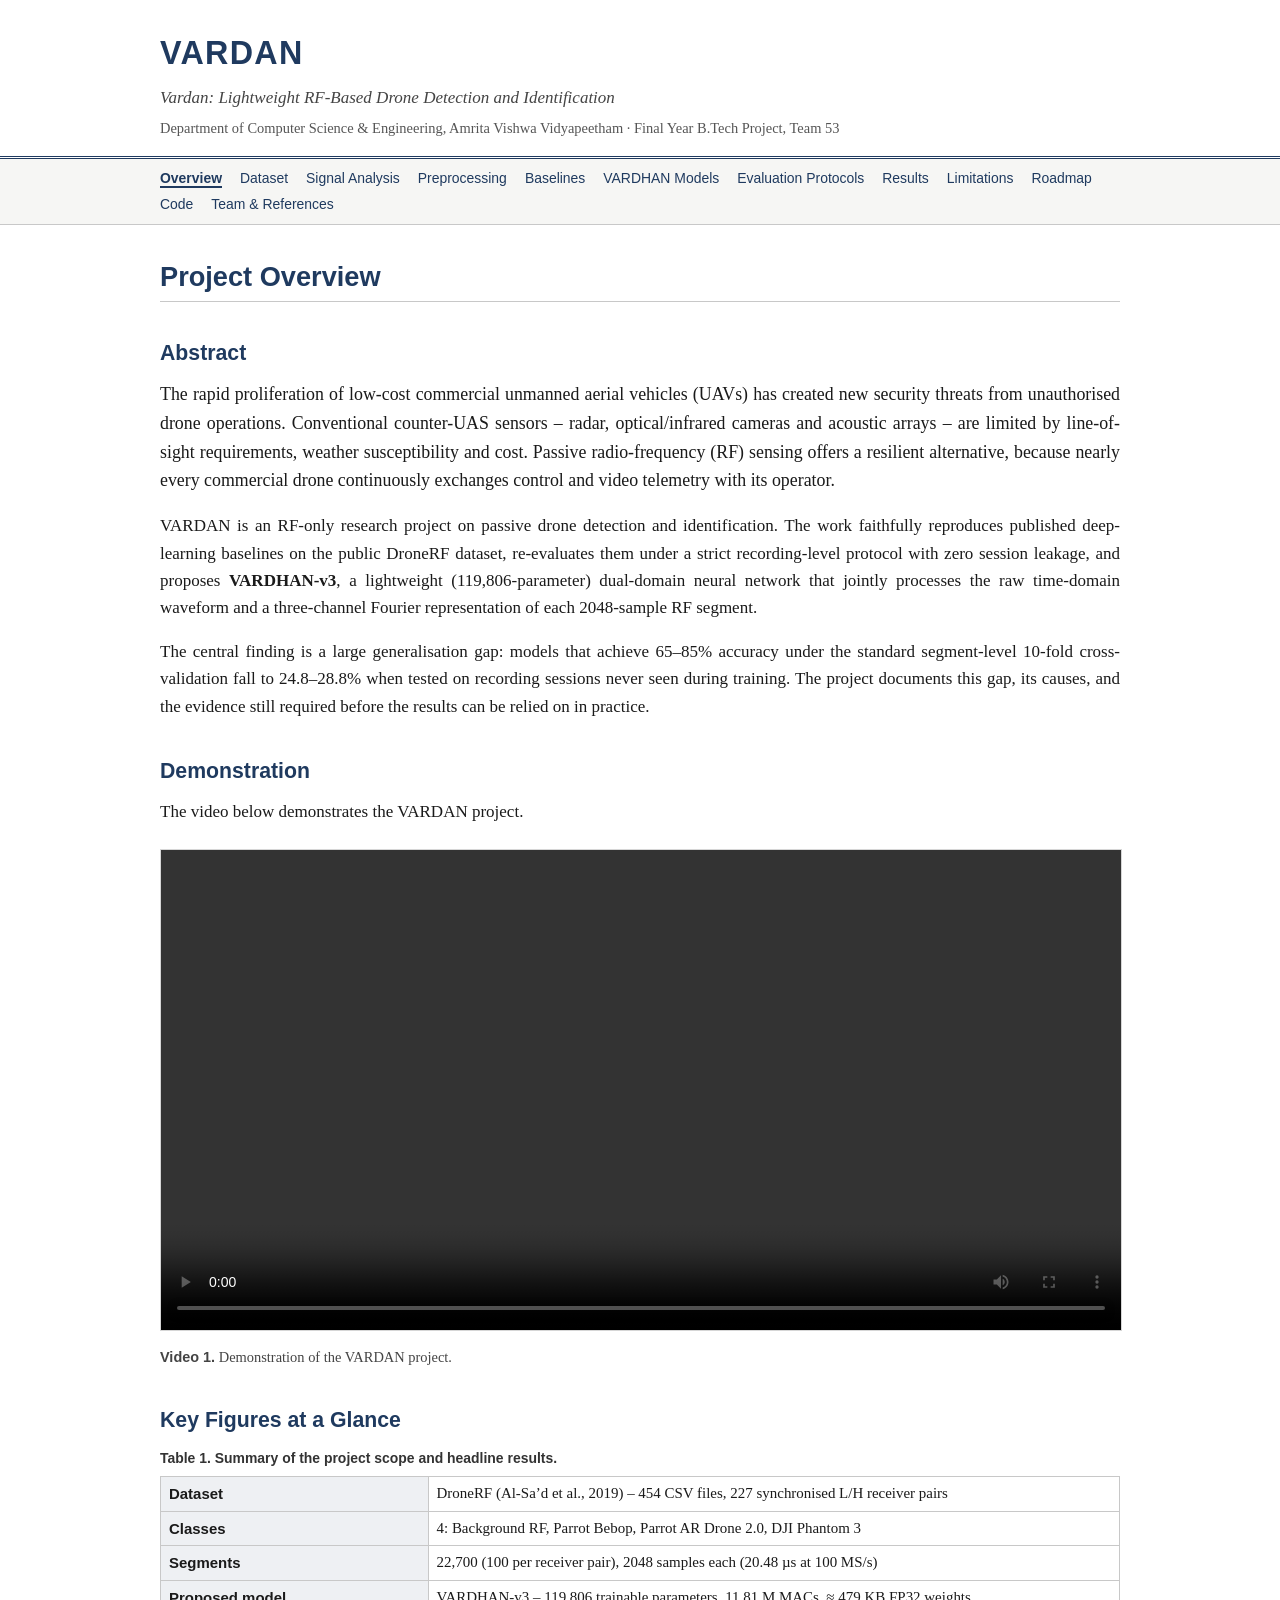
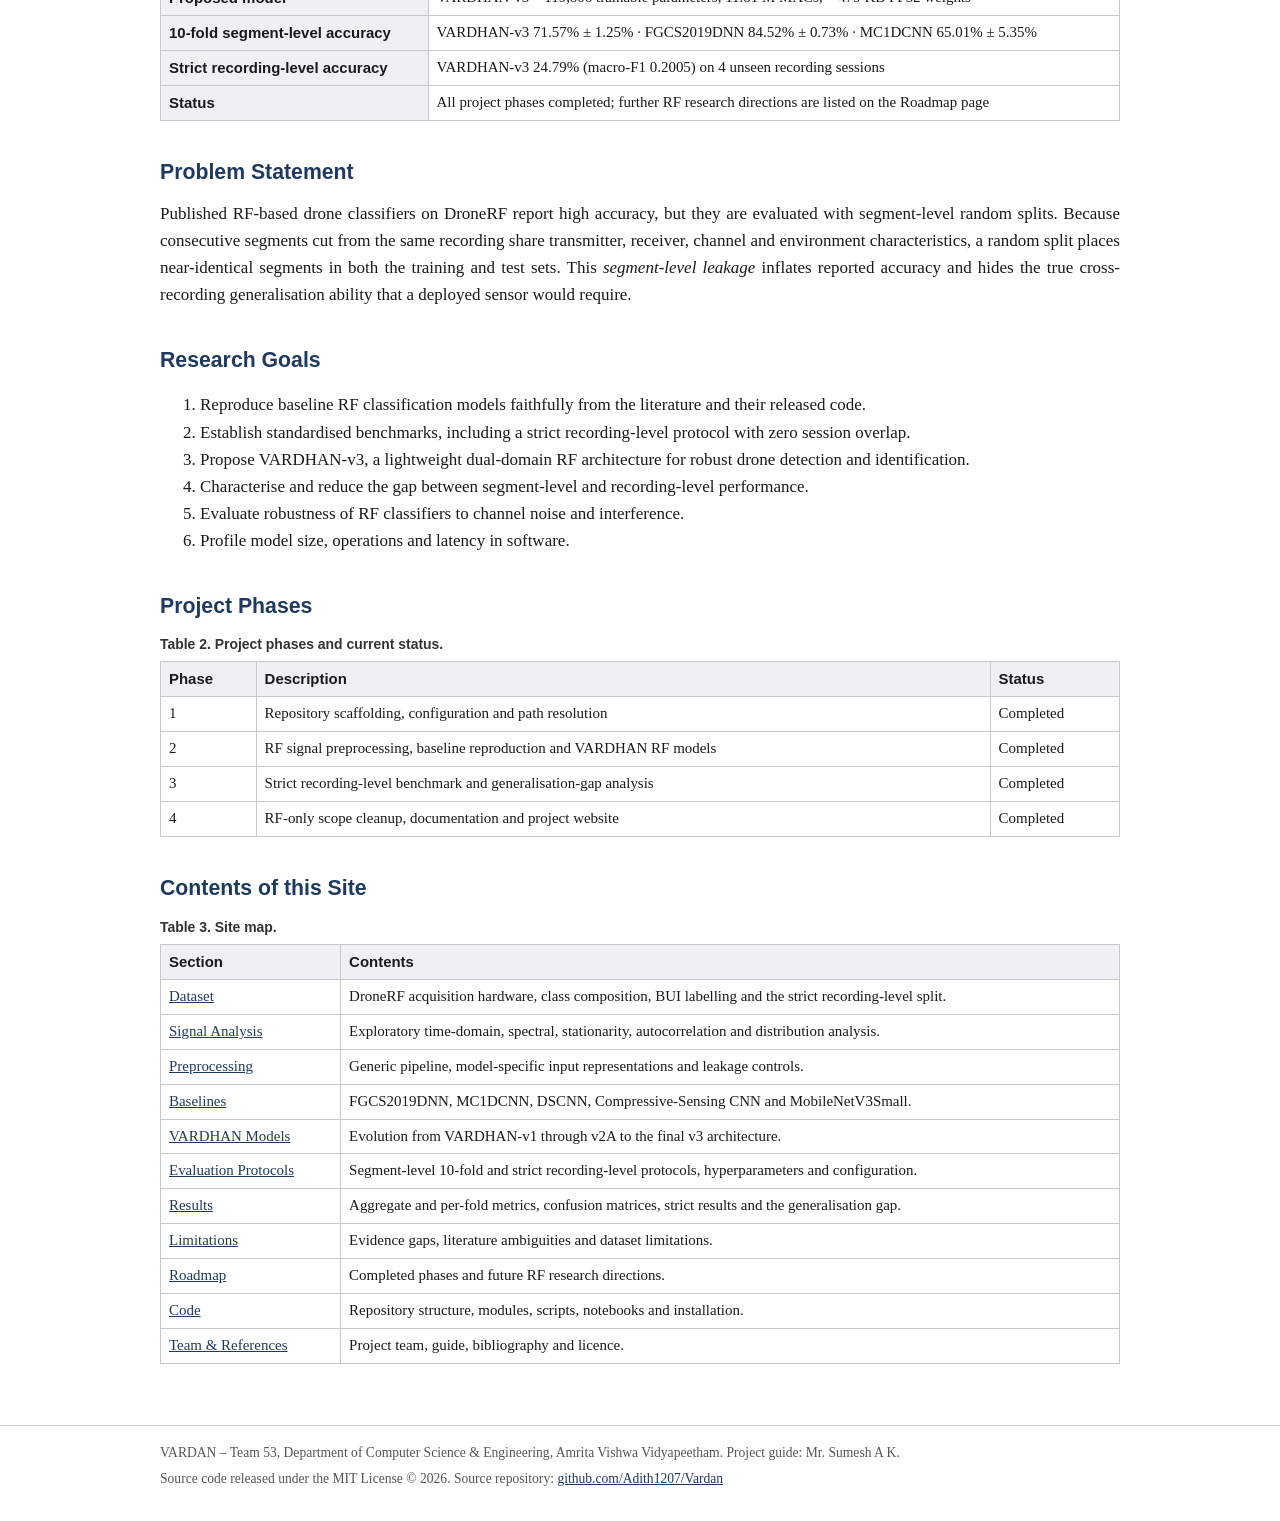
<file: website/index.html>
<!DOCTYPE html>
<html lang="en">
<head>
  <meta charset="utf-8">
  <meta name="viewport" content="width=device-width, initial-scale=1">
  <title>VARDAN – Lightweight RF-Based Drone Detection and Identification</title>
  <meta name="description" content="VARDAN: lightweight RF-based drone detection and identification on the DroneRF dataset. Final-year B.Tech research project, Amrita Vishwa Vidyapeetham.">
  <link rel="stylesheet" href="assets/css/style.css">
</head>
<body>
  <header class="site-header">
    <div class="container">
      <p class="title"><a href="index.html">VARDAN</a></p>
      <p class="subtitle">Vardan: Lightweight RF-Based Drone Detection and Identification</p>
      <p class="affiliation">Department of Computer Science &amp; Engineering, Amrita Vishwa Vidyapeetham &middot; Final Year B.Tech Project, Team 53</p>
    </div>
  </header>

  <nav class="site-nav" aria-label="Main">
    <div class="container">
      <ul>
        <li><a href="index.html" aria-current="page">Overview</a></li>
        <li><a href="pages/dataset.html">Dataset</a></li>
        <li><a href="pages/signal-analysis.html">Signal Analysis</a></li>
        <li><a href="pages/preprocessing.html">Preprocessing</a></li>
        <li><a href="pages/baselines.html">Baselines</a></li>
        <li><a href="pages/vardhan.html">VARDHAN Models</a></li>
        <li><a href="pages/protocols.html">Evaluation Protocols</a></li>
        <li><a href="pages/results.html">Results</a></li>
        <li><a href="pages/limitations.html">Limitations</a></li>
        <li><a href="pages/roadmap.html">Roadmap</a></li>
        <li><a href="pages/code.html">Code</a></li>
        <li><a href="pages/references.html">Team &amp; References</a></li>
      </ul>
    </div>
  </nav>

  <main>
    <div class="container">
      <h1>Project Overview</h1>

      <h2>Abstract</h2>
      <p class="lead">The rapid proliferation of low-cost commercial unmanned aerial vehicles (UAVs) has created new security threats from unauthorised drone operations. Conventional counter-UAS sensors &ndash; radar, optical/infrared cameras and acoustic arrays &ndash; are limited by line-of-sight requirements, weather susceptibility and cost. Passive radio-frequency (RF) sensing offers a resilient alternative, because nearly every commercial drone continuously exchanges control and video telemetry with its operator.</p>
      <p>VARDAN is an RF-only research project on passive drone detection and identification. The work faithfully reproduces published deep-learning baselines on the public DroneRF dataset, re-evaluates them under a strict recording-level protocol with zero session leakage, and proposes <strong>VARDHAN-v3</strong>, a lightweight (119,806-parameter) dual-domain neural network that jointly processes the raw time-domain waveform and a three-channel Fourier representation of each 2048-sample RF segment.</p>
      <p>The central finding is a large generalisation gap: models that achieve 65&ndash;85% accuracy under the standard segment-level 10-fold cross-validation fall to 24.8&ndash;28.8% when tested on recording sessions never seen during training. The project documents this gap, its causes, and the evidence still required before the results can be relied on in practice.</p>

      <h2>Demonstration</h2>
      <p>The video below demonstrates the VARDAN project.</p>
      <figure>
        <video controls preload="metadata">
          <source src="assets/video/demo.mp4" type="video/mp4">
          Your browser cannot play this video. <a href="assets/video/demo.mp4">Download the demo video</a>.
        </video>
        <figcaption><strong>Video 1.</strong> Demonstration of the VARDAN project.</figcaption>
      </figure>

      <h2>Key Figures at a Glance</h2>
      <table>
        <caption>Table 1. Summary of the project scope and headline results.</caption>
        <tbody>
          <tr><th scope="row">Dataset</th><td>DroneRF (Al-Sa&rsquo;d et al., 2019) &ndash; 454 CSV files, 227 synchronised L/H receiver pairs</td></tr>
          <tr><th scope="row">Classes</th><td>4: Background RF, Parrot Bebop, Parrot AR Drone 2.0, DJI Phantom 3</td></tr>
          <tr><th scope="row">Segments</th><td>22,700 (100 per receiver pair), 2048 samples each (20.48 &micro;s at 100 MS/s)</td></tr>
          <tr><th scope="row">Proposed model</th><td>VARDHAN-v3 &ndash; 119,806 trainable parameters, 11.81 M MACs, &asymp; 479 KB FP32 weights</td></tr>
          <tr><th scope="row">10-fold segment-level accuracy</th><td>VARDHAN-v3 71.57% &plusmn; 1.25% &middot; FGCS2019DNN 84.52% &plusmn; 0.73% &middot; MC1DCNN 65.01% &plusmn; 5.35%</td></tr>
          <tr><th scope="row">Strict recording-level accuracy</th><td>VARDHAN-v3 24.79% (macro-F1 0.2005) on 4 unseen recording sessions</td></tr>
          <tr><th scope="row">Status</th><td>All project phases completed; further RF research directions are listed on the Roadmap page</td></tr>
        </tbody>
      </table>

      <h2>Problem Statement</h2>
      <p>Published RF-based drone classifiers on DroneRF report high accuracy, but they are evaluated with segment-level random splits. Because consecutive segments cut from the same recording share transmitter, receiver, channel and environment characteristics, a random split places near-identical segments in both the training and test sets. This <em>segment-level leakage</em> inflates reported accuracy and hides the true cross-recording generalisation ability that a deployed sensor would require.</p>

      <h2>Research Goals</h2>
      <ol>
        <li>Reproduce baseline RF classification models faithfully from the literature and their released code.</li>
        <li>Establish standardised benchmarks, including a strict recording-level protocol with zero session overlap.</li>
        <li>Propose VARDHAN-v3, a lightweight dual-domain RF architecture for robust drone detection and identification.</li>
        <li>Characterise and reduce the gap between segment-level and recording-level performance.</li>
        <li>Evaluate robustness of RF classifiers to channel noise and interference.</li>
        <li>Profile model size, operations and latency in software.</li>
      </ol>

      <h2>Project Phases</h2>
      <table>
        <caption>Table 2. Project phases and current status.</caption>
        <thead>
          <tr><th>Phase</th><th>Description</th><th>Status</th></tr>
        </thead>
        <tbody>
          <tr><td>1</td><td>Repository scaffolding, configuration and path resolution</td><td>Completed</td></tr>
          <tr><td>2</td><td>RF signal preprocessing, baseline reproduction and VARDHAN RF models</td><td>Completed</td></tr>
          <tr><td>3</td><td>Strict recording-level benchmark and generalisation-gap analysis</td><td>Completed</td></tr>
          <tr><td>4</td><td>RF-only scope cleanup, documentation and project website</td><td>Completed</td></tr>
        </tbody>
      </table>

      <h2>Contents of this Site</h2>
      <table>
        <caption>Table 3. Site map.</caption>
        <thead>
          <tr><th>Section</th><th>Contents</th></tr>
        </thead>
        <tbody>
          <tr><td><a href="pages/dataset.html">Dataset</a></td><td>DroneRF acquisition hardware, class composition, BUI labelling and the strict recording-level split.</td></tr>
          <tr><td><a href="pages/signal-analysis.html">Signal Analysis</a></td><td>Exploratory time-domain, spectral, stationarity, autocorrelation and distribution analysis.</td></tr>
          <tr><td><a href="pages/preprocessing.html">Preprocessing</a></td><td>Generic pipeline, model-specific input representations and leakage controls.</td></tr>
          <tr><td><a href="pages/baselines.html">Baselines</a></td><td>FGCS2019DNN, MC1DCNN, DSCNN, Compressive-Sensing CNN and MobileNetV3Small.</td></tr>
          <tr><td><a href="pages/vardhan.html">VARDHAN Models</a></td><td>Evolution from VARDHAN-v1 through v2A to the final v3 architecture.</td></tr>
          <tr><td><a href="pages/protocols.html">Evaluation Protocols</a></td><td>Segment-level 10-fold and strict recording-level protocols, hyperparameters and configuration.</td></tr>
          <tr><td><a href="pages/results.html">Results</a></td><td>Aggregate and per-fold metrics, confusion matrices, strict results and the generalisation gap.</td></tr>
          <tr><td><a href="pages/limitations.html">Limitations</a></td><td>Evidence gaps, literature ambiguities and dataset limitations.</td></tr>
          <tr><td><a href="pages/roadmap.html">Roadmap</a></td><td>Completed phases and future RF research directions.</td></tr>
          <tr><td><a href="pages/code.html">Code</a></td><td>Repository structure, modules, scripts, notebooks and installation.</td></tr>
          <tr><td><a href="pages/references.html">Team &amp; References</a></td><td>Project team, guide, bibliography and licence.</td></tr>
        </tbody>
      </table>
    </div>
  </main>

  <footer class="site-footer">
    <div class="container">
      <p>VARDAN &ndash; Team 53, Department of Computer Science &amp; Engineering, Amrita Vishwa Vidyapeetham. Project guide: Mr. Sumesh A K.</p>
      <p>Source code released under the MIT License &copy; 2026. Source repository: <a href="https://github.com/Adith1207/Vardan">github.com/Adith1207/Vardan</a></p>
    </div>
  </footer>
</body>
</html>
</file>
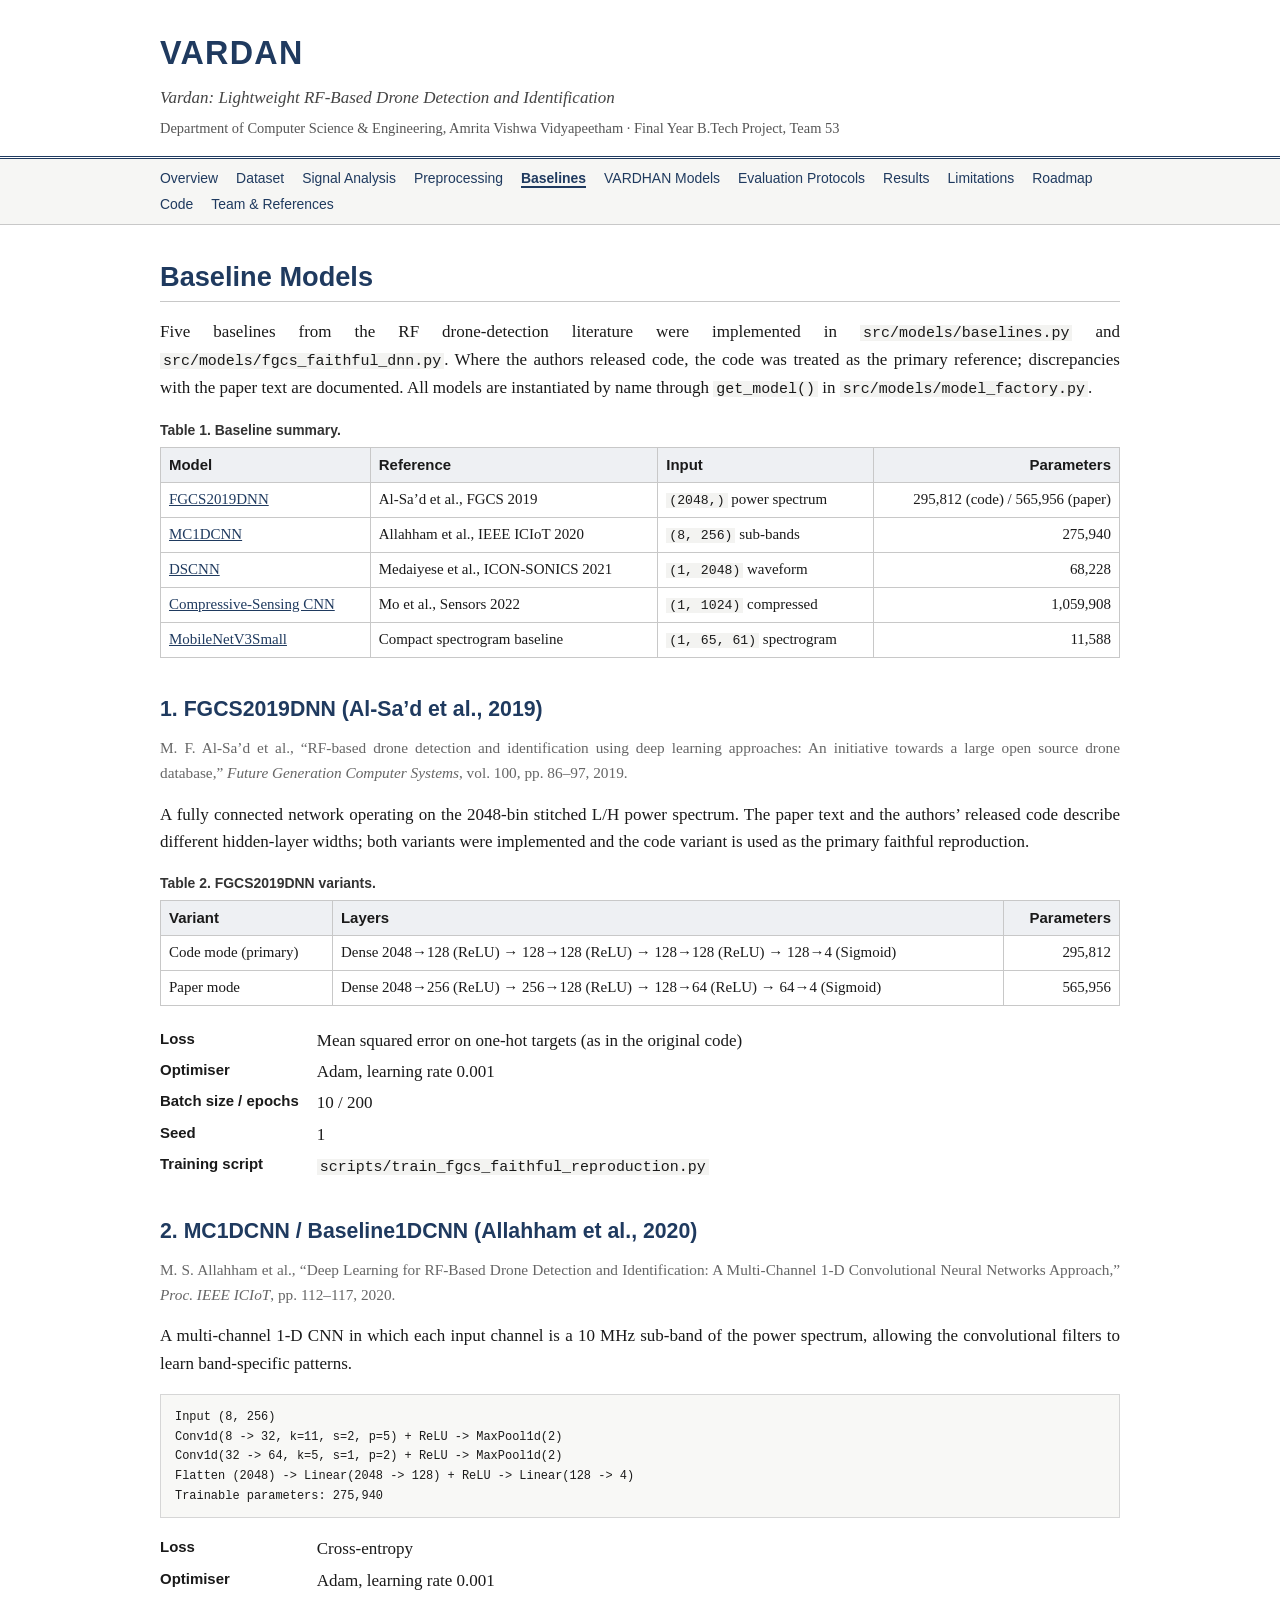
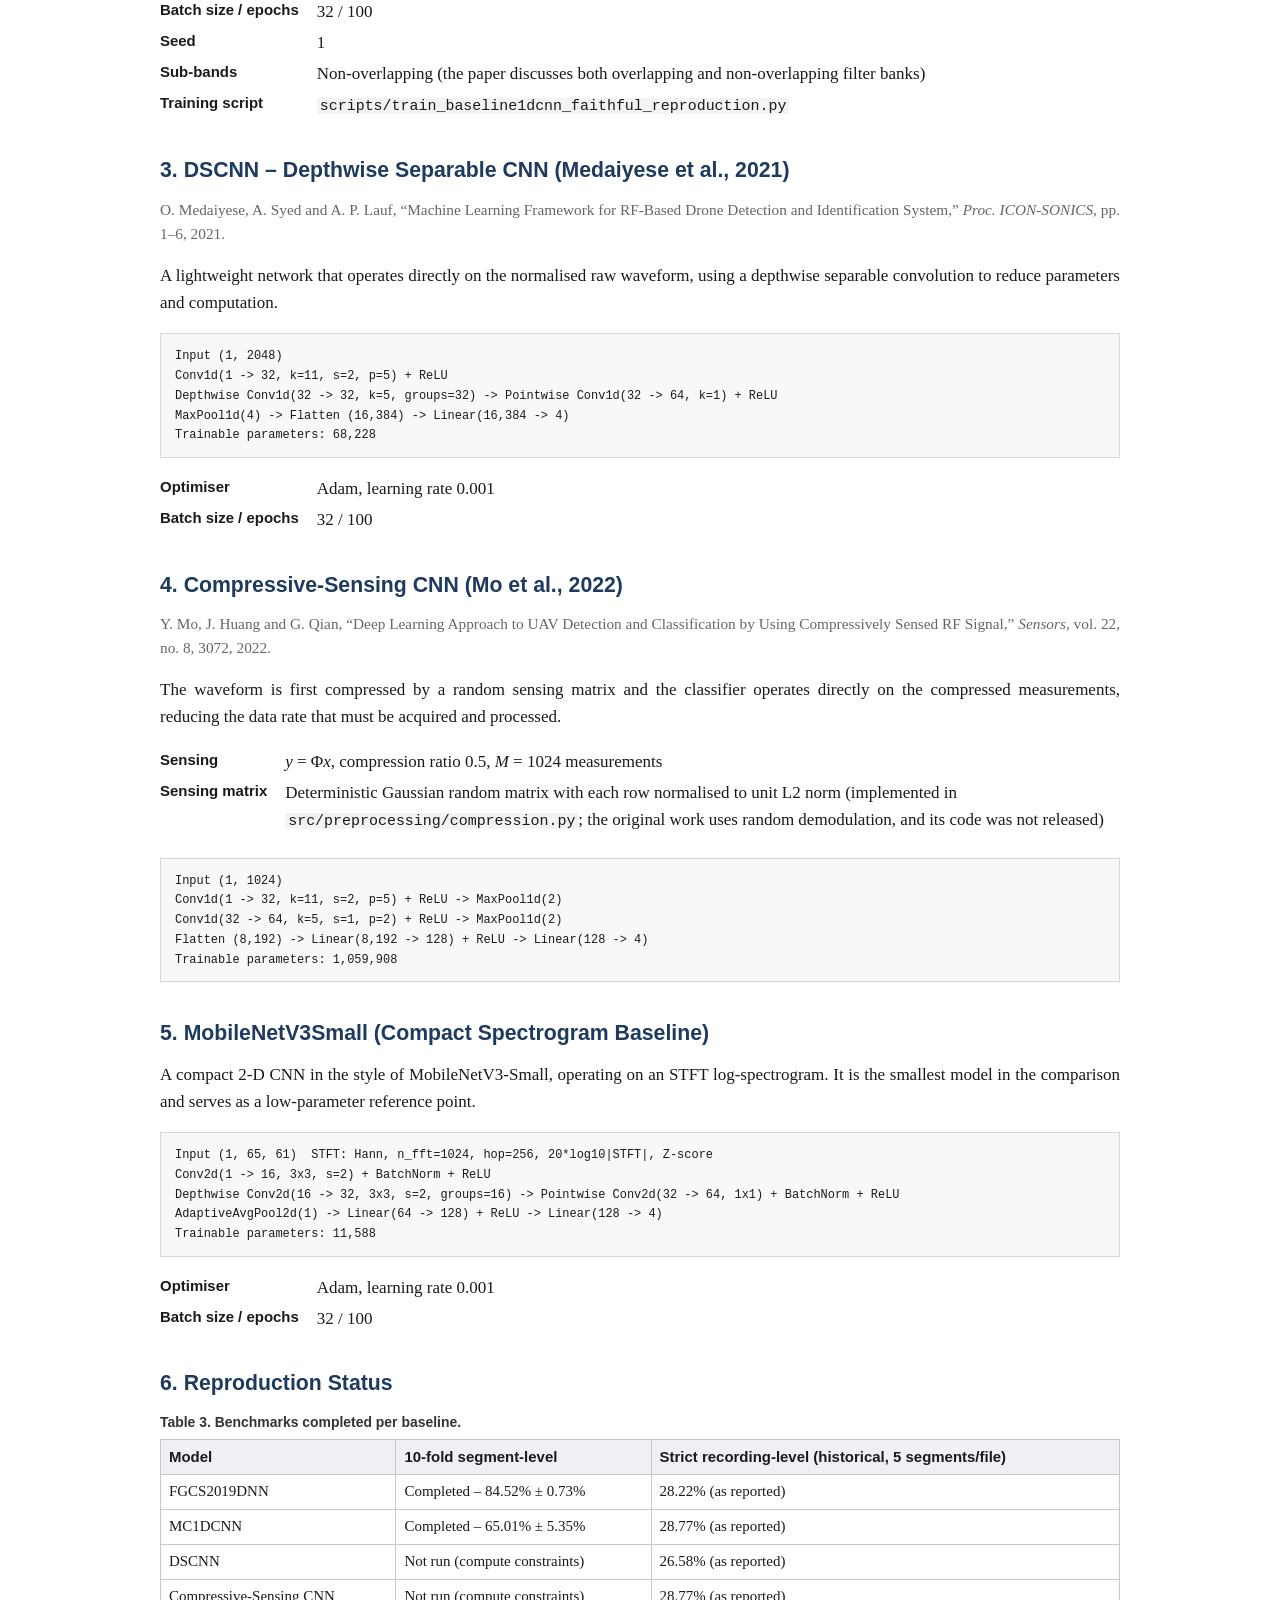
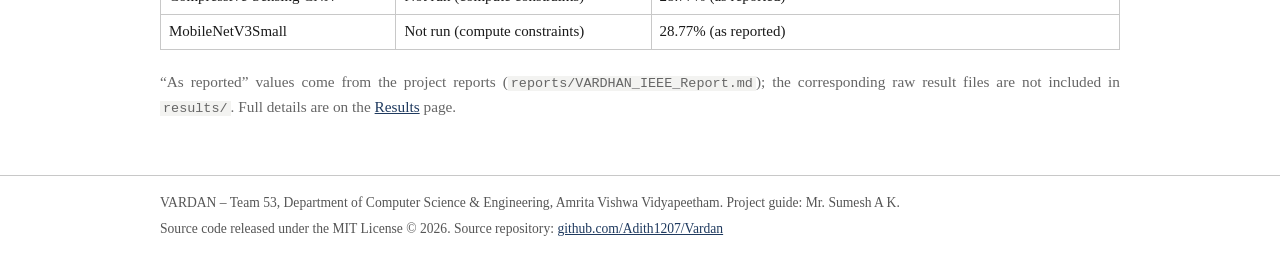
<file: website/pages/baselines.html>
<!DOCTYPE html>
<html lang="en">
<head>
  <meta charset="utf-8">
  <meta name="viewport" content="width=device-width, initial-scale=1">
  <title>Baseline Models – VARDAN</title>
  <link rel="stylesheet" href="../assets/css/style.css">
</head>
<body>
  <header class="site-header">
    <div class="container">
      <p class="title"><a href="../index.html">VARDAN</a></p>
      <p class="subtitle">Vardan: Lightweight RF-Based Drone Detection and Identification</p>
      <p class="affiliation">Department of Computer Science &amp; Engineering, Amrita Vishwa Vidyapeetham &middot; Final Year B.Tech Project, Team 53</p>
    </div>
  </header>

  <nav class="site-nav" aria-label="Main">
    <div class="container">
      <ul>
        <li><a href="../index.html">Overview</a></li>
        <li><a href="dataset.html">Dataset</a></li>
        <li><a href="signal-analysis.html">Signal Analysis</a></li>
        <li><a href="preprocessing.html">Preprocessing</a></li>
        <li><a href="baselines.html" aria-current="page">Baselines</a></li>
        <li><a href="vardhan.html">VARDHAN Models</a></li>
        <li><a href="protocols.html">Evaluation Protocols</a></li>
        <li><a href="results.html">Results</a></li>
        <li><a href="limitations.html">Limitations</a></li>
        <li><a href="roadmap.html">Roadmap</a></li>
        <li><a href="code.html">Code</a></li>
        <li><a href="references.html">Team &amp; References</a></li>
      </ul>
    </div>
  </nav>

  <main>
    <div class="container">
      <h1>Baseline Models</h1>
      <p>Five baselines from the RF drone-detection literature were implemented in <code>src/models/baselines.py</code> and <code>src/models/fgcs_faithful_dnn.py</code>. Where the authors released code, the code was treated as the primary reference; discrepancies with the paper text are documented. All models are instantiated by name through <code>get_model()</code> in <code>src/models/model_factory.py</code>.</p>

      <table>
        <caption>Table 1. Baseline summary.</caption>
        <thead>
          <tr><th>Model</th><th>Reference</th><th>Input</th><th class="num">Parameters</th></tr>
        </thead>
        <tbody>
          <tr><td><a href="#fgcs">FGCS2019DNN</a></td><td>Al-Sa&rsquo;d et al., FGCS 2019</td><td><code>(2048,)</code> power spectrum</td><td class="num">295,812 (code) / 565,956 (paper)</td></tr>
          <tr><td><a href="#mc1dcnn">MC1DCNN</a></td><td>Allahham et al., IEEE ICIoT 2020</td><td><code>(8, 256)</code> sub-bands</td><td class="num">275,940</td></tr>
          <tr><td><a href="#dscnn">DSCNN</a></td><td>Medaiyese et al., ICON-SONICS 2021</td><td><code>(1, 2048)</code> waveform</td><td class="num">68,228</td></tr>
          <tr><td><a href="#cscnn">Compressive-Sensing CNN</a></td><td>Mo et al., Sensors 2022</td><td><code>(1, 1024)</code> compressed</td><td class="num">1,059,908</td></tr>
          <tr><td><a href="#mobilenet">MobileNetV3Small</a></td><td>Compact spectrogram baseline</td><td><code>(1, 65, 61)</code> spectrogram</td><td class="num">11,588</td></tr>
        </tbody>
      </table>

      <h2 id="fgcs">1. FGCS2019DNN (Al-Sa&rsquo;d et al., 2019)</h2>
      <p class="muted">M. F. Al-Sa&rsquo;d et al., &ldquo;RF-based drone detection and identification using deep learning approaches: An initiative towards a large open source drone database,&rdquo; <em>Future Generation Computer Systems</em>, vol. 100, pp. 86&ndash;97, 2019.</p>
      <p>A fully connected network operating on the 2048-bin stitched L/H power spectrum. The paper text and the authors&rsquo; released code describe different hidden-layer widths; both variants were implemented and the code variant is used as the primary faithful reproduction.</p>
      <table>
        <caption>Table 2. FGCS2019DNN variants.</caption>
        <thead>
          <tr><th>Variant</th><th>Layers</th><th class="num">Parameters</th></tr>
        </thead>
        <tbody>
          <tr><td>Code mode (primary)</td><td>Dense 2048&rarr;128 (ReLU) &rarr; 128&rarr;128 (ReLU) &rarr; 128&rarr;128 (ReLU) &rarr; 128&rarr;4 (Sigmoid)</td><td class="num">295,812</td></tr>
          <tr><td>Paper mode</td><td>Dense 2048&rarr;256 (ReLU) &rarr; 256&rarr;128 (ReLU) &rarr; 128&rarr;64 (ReLU) &rarr; 64&rarr;4 (Sigmoid)</td><td class="num">565,956</td></tr>
        </tbody>
      </table>
      <dl class="facts">
        <dt>Loss</dt><dd>Mean squared error on one-hot targets (as in the original code)</dd>
        <dt>Optimiser</dt><dd>Adam, learning rate 0.001</dd>
        <dt>Batch size / epochs</dt><dd>10 / 200</dd>
        <dt>Seed</dt><dd>1</dd>
        <dt>Training script</dt><dd><code>scripts/train_fgcs_faithful_reproduction.py</code></dd>
      </dl>

      <h2 id="mc1dcnn">2. MC1DCNN / Baseline1DCNN (Allahham et al., 2020)</h2>
      <p class="muted">M. S. Allahham et al., &ldquo;Deep Learning for RF-Based Drone Detection and Identification: A Multi-Channel 1-D Convolutional Neural Networks Approach,&rdquo; <em>Proc. IEEE ICIoT</em>, pp. 112&ndash;117, 2020.</p>
      <p>A multi-channel 1-D CNN in which each input channel is a 10 MHz sub-band of the power spectrum, allowing the convolutional filters to learn band-specific patterns.</p>
      <pre><code>Input (8, 256)
Conv1d(8 -&gt; 32, k=11, s=2, p=5) + ReLU -&gt; MaxPool1d(2)
Conv1d(32 -&gt; 64, k=5, s=1, p=2) + ReLU -&gt; MaxPool1d(2)
Flatten (2048) -&gt; Linear(2048 -&gt; 128) + ReLU -&gt; Linear(128 -&gt; 4)
Trainable parameters: 275,940</code></pre>
      <dl class="facts">
        <dt>Loss</dt><dd>Cross-entropy</dd>
        <dt>Optimiser</dt><dd>Adam, learning rate 0.001</dd>
        <dt>Batch size / epochs</dt><dd>32 / 100</dd>
        <dt>Seed</dt><dd>1</dd>
        <dt>Sub-bands</dt><dd>Non-overlapping (the paper discusses both overlapping and non-overlapping filter banks)</dd>
        <dt>Training script</dt><dd><code>scripts/train_baseline1dcnn_faithful_reproduction.py</code></dd>
      </dl>

      <h2 id="dscnn">3. DSCNN &ndash; Depthwise Separable CNN (Medaiyese et al., 2021)</h2>
      <p class="muted">O. Medaiyese, A. Syed and A. P. Lauf, &ldquo;Machine Learning Framework for RF-Based Drone Detection and Identification System,&rdquo; <em>Proc. ICON-SONICS</em>, pp. 1&ndash;6, 2021.</p>
      <p>A lightweight network that operates directly on the normalised raw waveform, using a depthwise separable convolution to reduce parameters and computation.</p>
      <pre><code>Input (1, 2048)
Conv1d(1 -&gt; 32, k=11, s=2, p=5) + ReLU
Depthwise Conv1d(32 -&gt; 32, k=5, groups=32) -&gt; Pointwise Conv1d(32 -&gt; 64, k=1) + ReLU
MaxPool1d(4) -&gt; Flatten (16,384) -&gt; Linear(16,384 -&gt; 4)
Trainable parameters: 68,228</code></pre>
      <dl class="facts">
        <dt>Optimiser</dt><dd>Adam, learning rate 0.001</dd>
        <dt>Batch size / epochs</dt><dd>32 / 100</dd>
      </dl>

      <h2 id="cscnn">4. Compressive-Sensing CNN (Mo et al., 2022)</h2>
      <p class="muted">Y. Mo, J. Huang and G. Qian, &ldquo;Deep Learning Approach to UAV Detection and Classification by Using Compressively Sensed RF Signal,&rdquo; <em>Sensors</em>, vol. 22, no. 8, 3072, 2022.</p>
      <p>The waveform is first compressed by a random sensing matrix and the classifier operates directly on the compressed measurements, reducing the data rate that must be acquired and processed.</p>
      <dl class="facts">
        <dt>Sensing</dt><dd><em>y</em> = &Phi;<em>x</em>, compression ratio 0.5, <em>M</em> = 1024 measurements</dd>
        <dt>Sensing matrix</dt><dd>Deterministic Gaussian random matrix with each row normalised to unit L2 norm (implemented in <code>src/preprocessing/compression.py</code>; the original work uses random demodulation, and its code was not released)</dd>
      </dl>
      <pre><code>Input (1, 1024)
Conv1d(1 -&gt; 32, k=11, s=2, p=5) + ReLU -&gt; MaxPool1d(2)
Conv1d(32 -&gt; 64, k=5, s=1, p=2) + ReLU -&gt; MaxPool1d(2)
Flatten (8,192) -&gt; Linear(8,192 -&gt; 128) + ReLU -&gt; Linear(128 -&gt; 4)
Trainable parameters: 1,059,908</code></pre>

      <h2 id="mobilenet">5. MobileNetV3Small (Compact Spectrogram Baseline)</h2>
      <p>A compact 2-D CNN in the style of MobileNetV3-Small, operating on an STFT log-spectrogram. It is the smallest model in the comparison and serves as a low-parameter reference point.</p>
      <pre><code>Input (1, 65, 61)  STFT: Hann, n_fft=1024, hop=256, 20*log10|STFT|, Z-score
Conv2d(1 -&gt; 16, 3x3, s=2) + BatchNorm + ReLU
Depthwise Conv2d(16 -&gt; 32, 3x3, s=2, groups=16) -&gt; Pointwise Conv2d(32 -&gt; 64, 1x1) + BatchNorm + ReLU
AdaptiveAvgPool2d(1) -&gt; Linear(64 -&gt; 128) + ReLU -&gt; Linear(128 -&gt; 4)
Trainable parameters: 11,588</code></pre>
      <dl class="facts">
        <dt>Optimiser</dt><dd>Adam, learning rate 0.001</dd>
        <dt>Batch size / epochs</dt><dd>32 / 100</dd>
      </dl>

      <h2>6. Reproduction Status</h2>
      <table>
        <caption>Table 3. Benchmarks completed per baseline.</caption>
        <thead>
          <tr><th>Model</th><th>10-fold segment-level</th><th>Strict recording-level (historical, 5 segments/file)</th></tr>
        </thead>
        <tbody>
          <tr><td>FGCS2019DNN</td><td>Completed &ndash; 84.52% &plusmn; 0.73%</td><td>28.22% (as reported)</td></tr>
          <tr><td>MC1DCNN</td><td>Completed &ndash; 65.01% &plusmn; 5.35%</td><td>28.77% (as reported)</td></tr>
          <tr><td>DSCNN</td><td>Not run (compute constraints)</td><td>26.58% (as reported)</td></tr>
          <tr><td>Compressive-Sensing CNN</td><td>Not run (compute constraints)</td><td>28.77% (as reported)</td></tr>
          <tr><td>MobileNetV3Small</td><td>Not run (compute constraints)</td><td>28.77% (as reported)</td></tr>
        </tbody>
      </table>
      <p class="muted">&ldquo;As reported&rdquo; values come from the project reports (<code>reports/VARDHAN_IEEE_Report.md</code>); the corresponding raw result files are not included in <code>results/</code>. Full details are on the <a href="results.html">Results</a> page.</p>
    </div>
  </main>

  <footer class="site-footer">
    <div class="container">
      <p>VARDAN &ndash; Team 53, Department of Computer Science &amp; Engineering, Amrita Vishwa Vidyapeetham. Project guide: Mr. Sumesh A K.</p>
      <p>Source code released under the MIT License &copy; 2026. Source repository: <a href="https://github.com/Adith1207/Vardan">github.com/Adith1207/Vardan</a></p>
    </div>
  </footer>
</body>
</html>
</file>
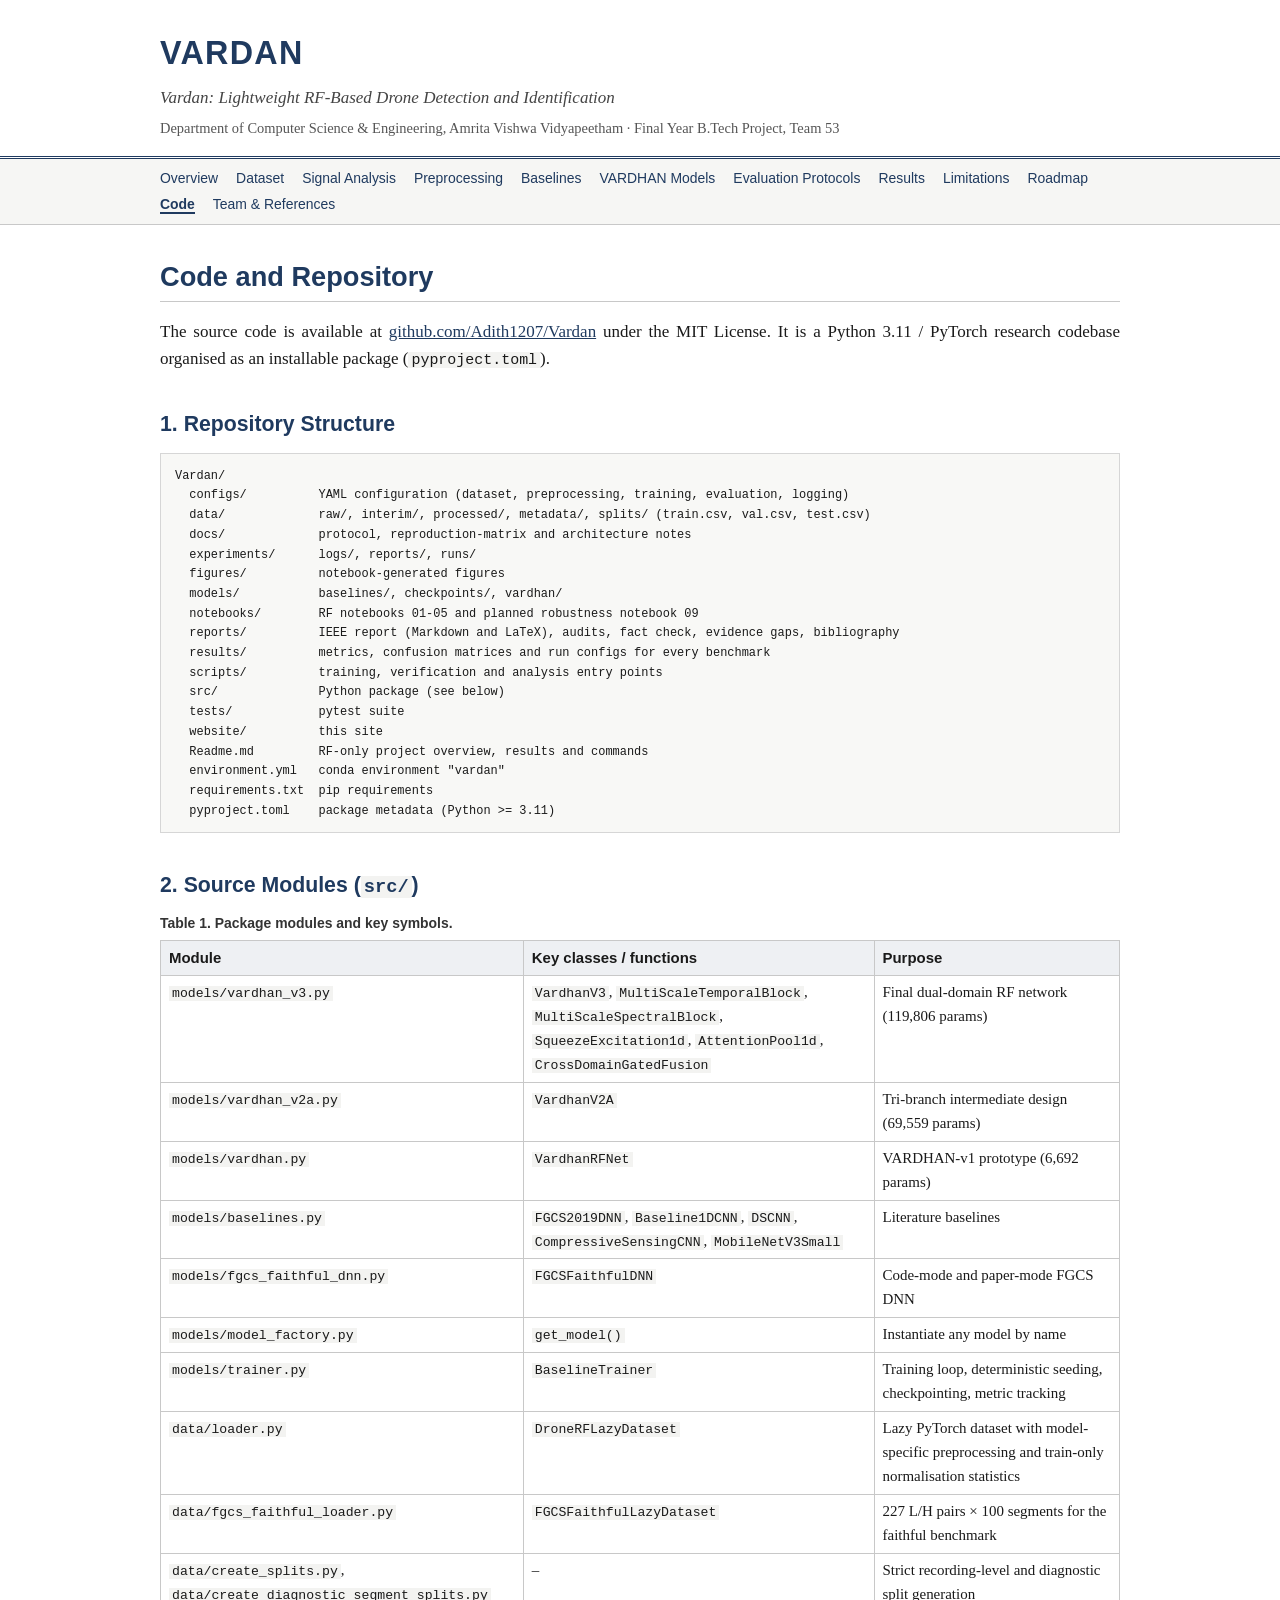
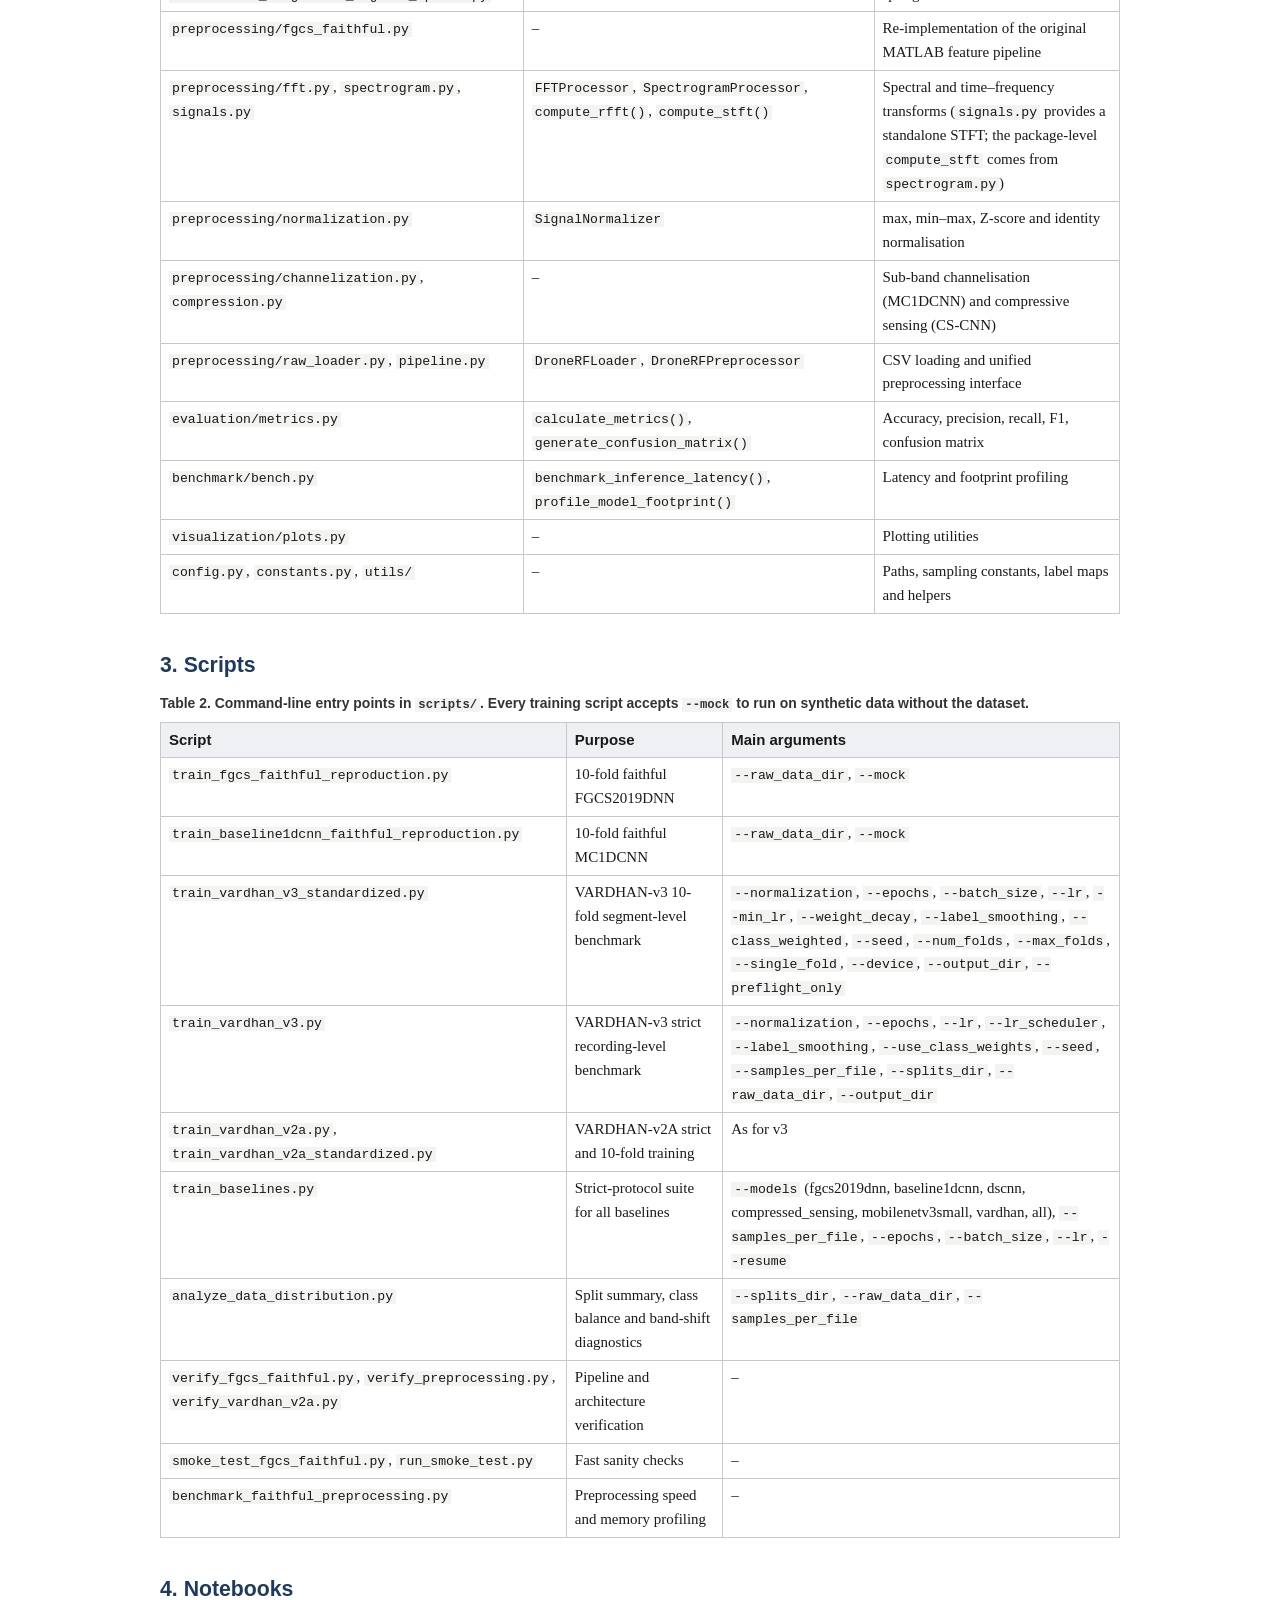
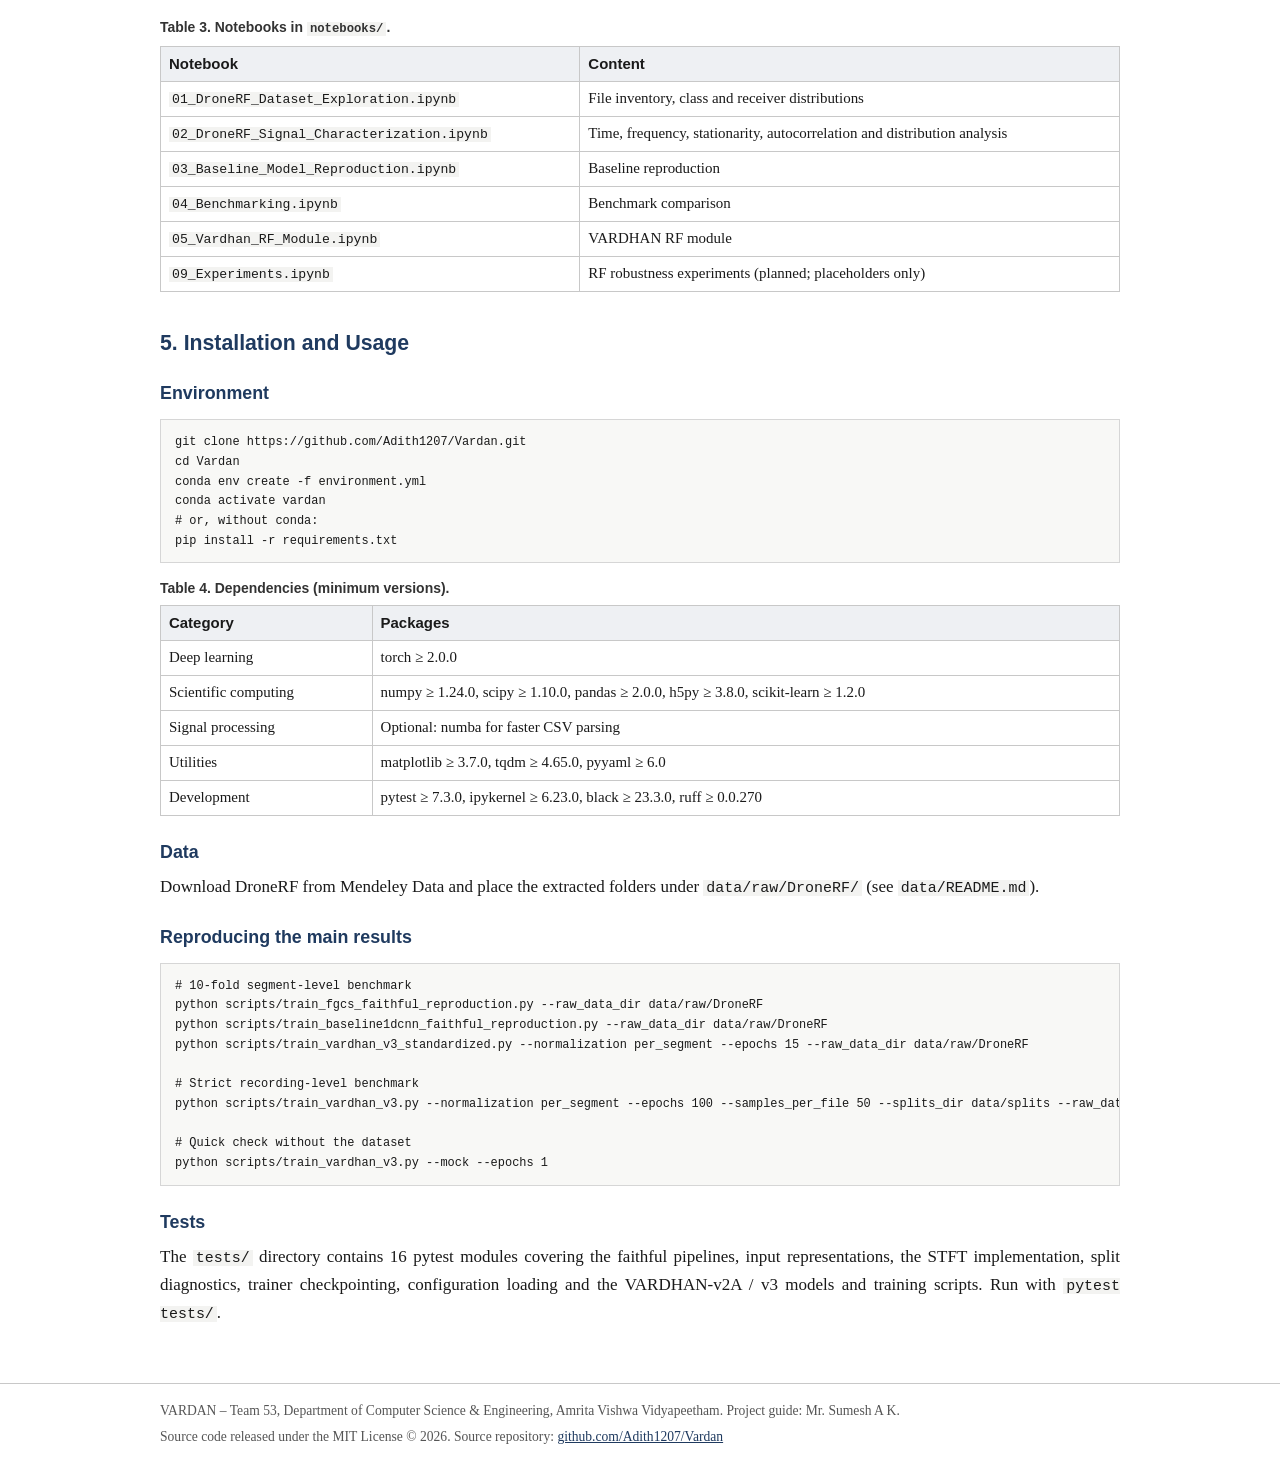
<file: website/pages/code.html>
<!DOCTYPE html>
<html lang="en">
<head>
  <meta charset="utf-8">
  <meta name="viewport" content="width=device-width, initial-scale=1">
  <title>Code and Repository – VARDAN</title>
  <link rel="stylesheet" href="../assets/css/style.css">
</head>
<body>
  <header class="site-header">
    <div class="container">
      <p class="title"><a href="../index.html">VARDAN</a></p>
      <p class="subtitle">Vardan: Lightweight RF-Based Drone Detection and Identification</p>
      <p class="affiliation">Department of Computer Science &amp; Engineering, Amrita Vishwa Vidyapeetham &middot; Final Year B.Tech Project, Team 53</p>
    </div>
  </header>

  <nav class="site-nav" aria-label="Main">
    <div class="container">
      <ul>
        <li><a href="../index.html">Overview</a></li>
        <li><a href="dataset.html">Dataset</a></li>
        <li><a href="signal-analysis.html">Signal Analysis</a></li>
        <li><a href="preprocessing.html">Preprocessing</a></li>
        <li><a href="baselines.html">Baselines</a></li>
        <li><a href="vardhan.html">VARDHAN Models</a></li>
        <li><a href="protocols.html">Evaluation Protocols</a></li>
        <li><a href="results.html">Results</a></li>
        <li><a href="limitations.html">Limitations</a></li>
        <li><a href="roadmap.html">Roadmap</a></li>
        <li><a href="code.html" aria-current="page">Code</a></li>
        <li><a href="references.html">Team &amp; References</a></li>
      </ul>
    </div>
  </nav>

  <main>
    <div class="container">
      <h1>Code and Repository</h1>
      <p>The source code is available at <a href="https://github.com/Adith1207/Vardan">github.com/Adith1207/Vardan</a> under the MIT License. It is a Python 3.11 / PyTorch research codebase organised as an installable package (<code>pyproject.toml</code>).</p>

      <h2 id="structure">1. Repository Structure</h2>
      <pre><code>Vardan/
  configs/          YAML configuration (dataset, preprocessing, training, evaluation, logging)
  data/             raw/, interim/, processed/, metadata/, splits/ (train.csv, val.csv, test.csv)
  docs/             protocol, reproduction-matrix and architecture notes
  experiments/      logs/, reports/, runs/
  figures/          notebook-generated figures
  models/           baselines/, checkpoints/, vardhan/
  notebooks/        RF notebooks 01-05 and planned robustness notebook 09
  reports/          IEEE report (Markdown and LaTeX), audits, fact check, evidence gaps, bibliography
  results/          metrics, confusion matrices and run configs for every benchmark
  scripts/          training, verification and analysis entry points
  src/              Python package (see below)
  tests/            pytest suite
  website/          this site
  Readme.md         RF-only project overview, results and commands
  environment.yml   conda environment "vardan"
  requirements.txt  pip requirements
  pyproject.toml    package metadata (Python &gt;= 3.11)</code></pre>

      <h2 id="modules">2. Source Modules (<code>src/</code>)</h2>
      <table>
        <caption>Table 1. Package modules and key symbols.</caption>
        <thead>
          <tr><th>Module</th><th>Key classes / functions</th><th>Purpose</th></tr>
        </thead>
        <tbody>
          <tr><td><code>models/vardhan_v3.py</code></td><td><code>VardhanV3</code>, <code>MultiScaleTemporalBlock</code>, <code>MultiScaleSpectralBlock</code>, <code>SqueezeExcitation1d</code>, <code>AttentionPool1d</code>, <code>CrossDomainGatedFusion</code></td><td>Final dual-domain RF network (119,806 params)</td></tr>
          <tr><td><code>models/vardhan_v2a.py</code></td><td><code>VardhanV2A</code></td><td>Tri-branch intermediate design (69,559 params)</td></tr>
          <tr><td><code>models/vardhan.py</code></td><td><code>VardhanRFNet</code></td><td>VARDHAN-v1 prototype (6,692 params)</td></tr>
          <tr><td><code>models/baselines.py</code></td><td><code>FGCS2019DNN</code>, <code>Baseline1DCNN</code>, <code>DSCNN</code>, <code>CompressiveSensingCNN</code>, <code>MobileNetV3Small</code></td><td>Literature baselines</td></tr>
          <tr><td><code>models/fgcs_faithful_dnn.py</code></td><td><code>FGCSFaithfulDNN</code></td><td>Code-mode and paper-mode FGCS DNN</td></tr>
          <tr><td><code>models/model_factory.py</code></td><td><code>get_model()</code></td><td>Instantiate any model by name</td></tr>
          <tr><td><code>models/trainer.py</code></td><td><code>BaselineTrainer</code></td><td>Training loop, deterministic seeding, checkpointing, metric tracking</td></tr>
          <tr><td><code>data/loader.py</code></td><td><code>DroneRFLazyDataset</code></td><td>Lazy PyTorch dataset with model-specific preprocessing and train-only normalisation statistics</td></tr>
          <tr><td><code>data/fgcs_faithful_loader.py</code></td><td><code>FGCSFaithfulLazyDataset</code></td><td>227 L/H pairs &times; 100 segments for the faithful benchmark</td></tr>
          <tr><td><code>data/create_splits.py</code>, <code>data/create_diagnostic_segment_splits.py</code></td><td>&ndash;</td><td>Strict recording-level and diagnostic split generation</td></tr>
          <tr><td><code>preprocessing/fgcs_faithful.py</code></td><td>&ndash;</td><td>Re-implementation of the original MATLAB feature pipeline</td></tr>
          <tr><td><code>preprocessing/fft.py</code>, <code>spectrogram.py</code>, <code>signals.py</code></td><td><code>FFTProcessor</code>, <code>SpectrogramProcessor</code>, <code>compute_rfft()</code>, <code>compute_stft()</code></td><td>Spectral and time&ndash;frequency transforms (<code>signals.py</code> provides a standalone STFT; the package-level <code>compute_stft</code> comes from <code>spectrogram.py</code>)</td></tr>
          <tr><td><code>preprocessing/normalization.py</code></td><td><code>SignalNormalizer</code></td><td>max, min&ndash;max, Z-score and identity normalisation</td></tr>
          <tr><td><code>preprocessing/channelization.py</code>, <code>compression.py</code></td><td>&ndash;</td><td>Sub-band channelisation (MC1DCNN) and compressive sensing (CS-CNN)</td></tr>
          <tr><td><code>preprocessing/raw_loader.py</code>, <code>pipeline.py</code></td><td><code>DroneRFLoader</code>, <code>DroneRFPreprocessor</code></td><td>CSV loading and unified preprocessing interface</td></tr>
          <tr><td><code>evaluation/metrics.py</code></td><td><code>calculate_metrics()</code>, <code>generate_confusion_matrix()</code></td><td>Accuracy, precision, recall, F1, confusion matrix</td></tr>
          <tr><td><code>benchmark/bench.py</code></td><td><code>benchmark_inference_latency()</code>, <code>profile_model_footprint()</code></td><td>Latency and footprint profiling</td></tr>
          <tr><td><code>visualization/plots.py</code></td><td>&ndash;</td><td>Plotting utilities</td></tr>
          <tr><td><code>config.py</code>, <code>constants.py</code>, <code>utils/</code></td><td>&ndash;</td><td>Paths, sampling constants, label maps and helpers</td></tr>
        </tbody>
      </table>

      <h2 id="scripts">3. Scripts</h2>
      <table>
        <caption>Table 2. Command-line entry points in <code>scripts/</code>. Every training script accepts <code>--mock</code> to run on synthetic data without the dataset.</caption>
        <thead>
          <tr><th>Script</th><th>Purpose</th><th>Main arguments</th></tr>
        </thead>
        <tbody>
          <tr><td><code>train_fgcs_faithful_reproduction.py</code></td><td>10-fold faithful FGCS2019DNN</td><td><code>--raw_data_dir</code>, <code>--mock</code></td></tr>
          <tr><td><code>train_baseline1dcnn_faithful_reproduction.py</code></td><td>10-fold faithful MC1DCNN</td><td><code>--raw_data_dir</code>, <code>--mock</code></td></tr>
          <tr><td><code>train_vardhan_v3_standardized.py</code></td><td>VARDHAN-v3 10-fold segment-level benchmark</td><td><code>--normalization</code>, <code>--epochs</code>, <code>--batch_size</code>, <code>--lr</code>, <code>--min_lr</code>, <code>--weight_decay</code>, <code>--label_smoothing</code>, <code>--class_weighted</code>, <code>--seed</code>, <code>--num_folds</code>, <code>--max_folds</code>, <code>--single_fold</code>, <code>--device</code>, <code>--output_dir</code>, <code>--preflight_only</code></td></tr>
          <tr><td><code>train_vardhan_v3.py</code></td><td>VARDHAN-v3 strict recording-level benchmark</td><td><code>--normalization</code>, <code>--epochs</code>, <code>--lr</code>, <code>--lr_scheduler</code>, <code>--label_smoothing</code>, <code>--use_class_weights</code>, <code>--seed</code>, <code>--samples_per_file</code>, <code>--splits_dir</code>, <code>--raw_data_dir</code>, <code>--output_dir</code></td></tr>
          <tr><td><code>train_vardhan_v2a.py</code>, <code>train_vardhan_v2a_standardized.py</code></td><td>VARDHAN-v2A strict and 10-fold training</td><td>As for v3</td></tr>
          <tr><td><code>train_baselines.py</code></td><td>Strict-protocol suite for all baselines</td><td><code>--models</code> (fgcs2019dnn, baseline1dcnn, dscnn, compressed_sensing, mobilenetv3small, vardhan, all), <code>--samples_per_file</code>, <code>--epochs</code>, <code>--batch_size</code>, <code>--lr</code>, <code>--resume</code></td></tr>
          <tr><td><code>analyze_data_distribution.py</code></td><td>Split summary, class balance and band-shift diagnostics</td><td><code>--splits_dir</code>, <code>--raw_data_dir</code>, <code>--samples_per_file</code></td></tr>
          <tr><td><code>verify_fgcs_faithful.py</code>, <code>verify_preprocessing.py</code>, <code>verify_vardhan_v2a.py</code></td><td>Pipeline and architecture verification</td><td>&ndash;</td></tr>
          <tr><td><code>smoke_test_fgcs_faithful.py</code>, <code>run_smoke_test.py</code></td><td>Fast sanity checks</td><td>&ndash;</td></tr>
          <tr><td><code>benchmark_faithful_preprocessing.py</code></td><td>Preprocessing speed and memory profiling</td><td>&ndash;</td></tr>
        </tbody>
      </table>

      <h2 id="notebooks">4. Notebooks</h2>
      <table>
        <caption>Table 3. Notebooks in <code>notebooks/</code>.</caption>
        <thead>
          <tr><th>Notebook</th><th>Content</th></tr>
        </thead>
        <tbody>
          <tr><td><code>01_DroneRF_Dataset_Exploration.ipynb</code></td><td>File inventory, class and receiver distributions</td></tr>
          <tr><td><code>02_DroneRF_Signal_Characterization.ipynb</code></td><td>Time, frequency, stationarity, autocorrelation and distribution analysis</td></tr>
          <tr><td><code>03_Baseline_Model_Reproduction.ipynb</code></td><td>Baseline reproduction</td></tr>
          <tr><td><code>04_Benchmarking.ipynb</code></td><td>Benchmark comparison</td></tr>
          <tr><td><code>05_Vardhan_RF_Module.ipynb</code></td><td>VARDHAN RF module</td></tr>
          <tr><td><code>09_Experiments.ipynb</code></td><td>RF robustness experiments (planned; placeholders only)</td></tr>
        </tbody>
      </table>

      <h2 id="install">5. Installation and Usage</h2>
      <h3>Environment</h3>
      <pre><code>git clone https://github.com/Adith1207/Vardan.git
cd Vardan
conda env create -f environment.yml
conda activate vardan
# or, without conda:
pip install -r requirements.txt</code></pre>
      <table>
        <caption>Table 4. Dependencies (minimum versions).</caption>
        <thead>
          <tr><th>Category</th><th>Packages</th></tr>
        </thead>
        <tbody>
          <tr><td>Deep learning</td><td>torch &ge; 2.0.0</td></tr>
          <tr><td>Scientific computing</td><td>numpy &ge; 1.24.0, scipy &ge; 1.10.0, pandas &ge; 2.0.0, h5py &ge; 3.8.0, scikit-learn &ge; 1.2.0</td></tr>
          <tr><td>Signal processing</td><td>Optional: numba for faster CSV parsing</td></tr>
          <tr><td>Utilities</td><td>matplotlib &ge; 3.7.0, tqdm &ge; 4.65.0, pyyaml &ge; 6.0</td></tr>
          <tr><td>Development</td><td>pytest &ge; 7.3.0, ipykernel &ge; 6.23.0, black &ge; 23.3.0, ruff &ge; 0.0.270</td></tr>
        </tbody>
      </table>
      <h3>Data</h3>
      <p>Download DroneRF from Mendeley Data and place the extracted folders under <code>data/raw/DroneRF/</code> (see <code>data/README.md</code>).</p>
      <h3>Reproducing the main results</h3>
      <pre><code># 10-fold segment-level benchmark
python scripts/train_fgcs_faithful_reproduction.py --raw_data_dir data/raw/DroneRF
python scripts/train_baseline1dcnn_faithful_reproduction.py --raw_data_dir data/raw/DroneRF
python scripts/train_vardhan_v3_standardized.py --normalization per_segment --epochs 15 --raw_data_dir data/raw/DroneRF

# Strict recording-level benchmark
python scripts/train_vardhan_v3.py --normalization per_segment --epochs 100 --samples_per_file 50 --splits_dir data/splits --raw_data_dir data/raw/DroneRF

# Quick check without the dataset
python scripts/train_vardhan_v3.py --mock --epochs 1</code></pre>
      <h3>Tests</h3>
      <p>The <code>tests/</code> directory contains 16 pytest modules covering the faithful pipelines, input representations, the STFT implementation, split diagnostics, trainer checkpointing, configuration loading and the VARDHAN-v2A / v3 models and training scripts. Run with <code>pytest tests/</code>.</p>
    </div>
  </main>

  <footer class="site-footer">
    <div class="container">
      <p>VARDAN &ndash; Team 53, Department of Computer Science &amp; Engineering, Amrita Vishwa Vidyapeetham. Project guide: Mr. Sumesh A K.</p>
      <p>Source code released under the MIT License &copy; 2026. Source repository: <a href="https://github.com/Adith1207/Vardan">github.com/Adith1207/Vardan</a></p>
    </div>
  </footer>
</body>
</html>
</file>
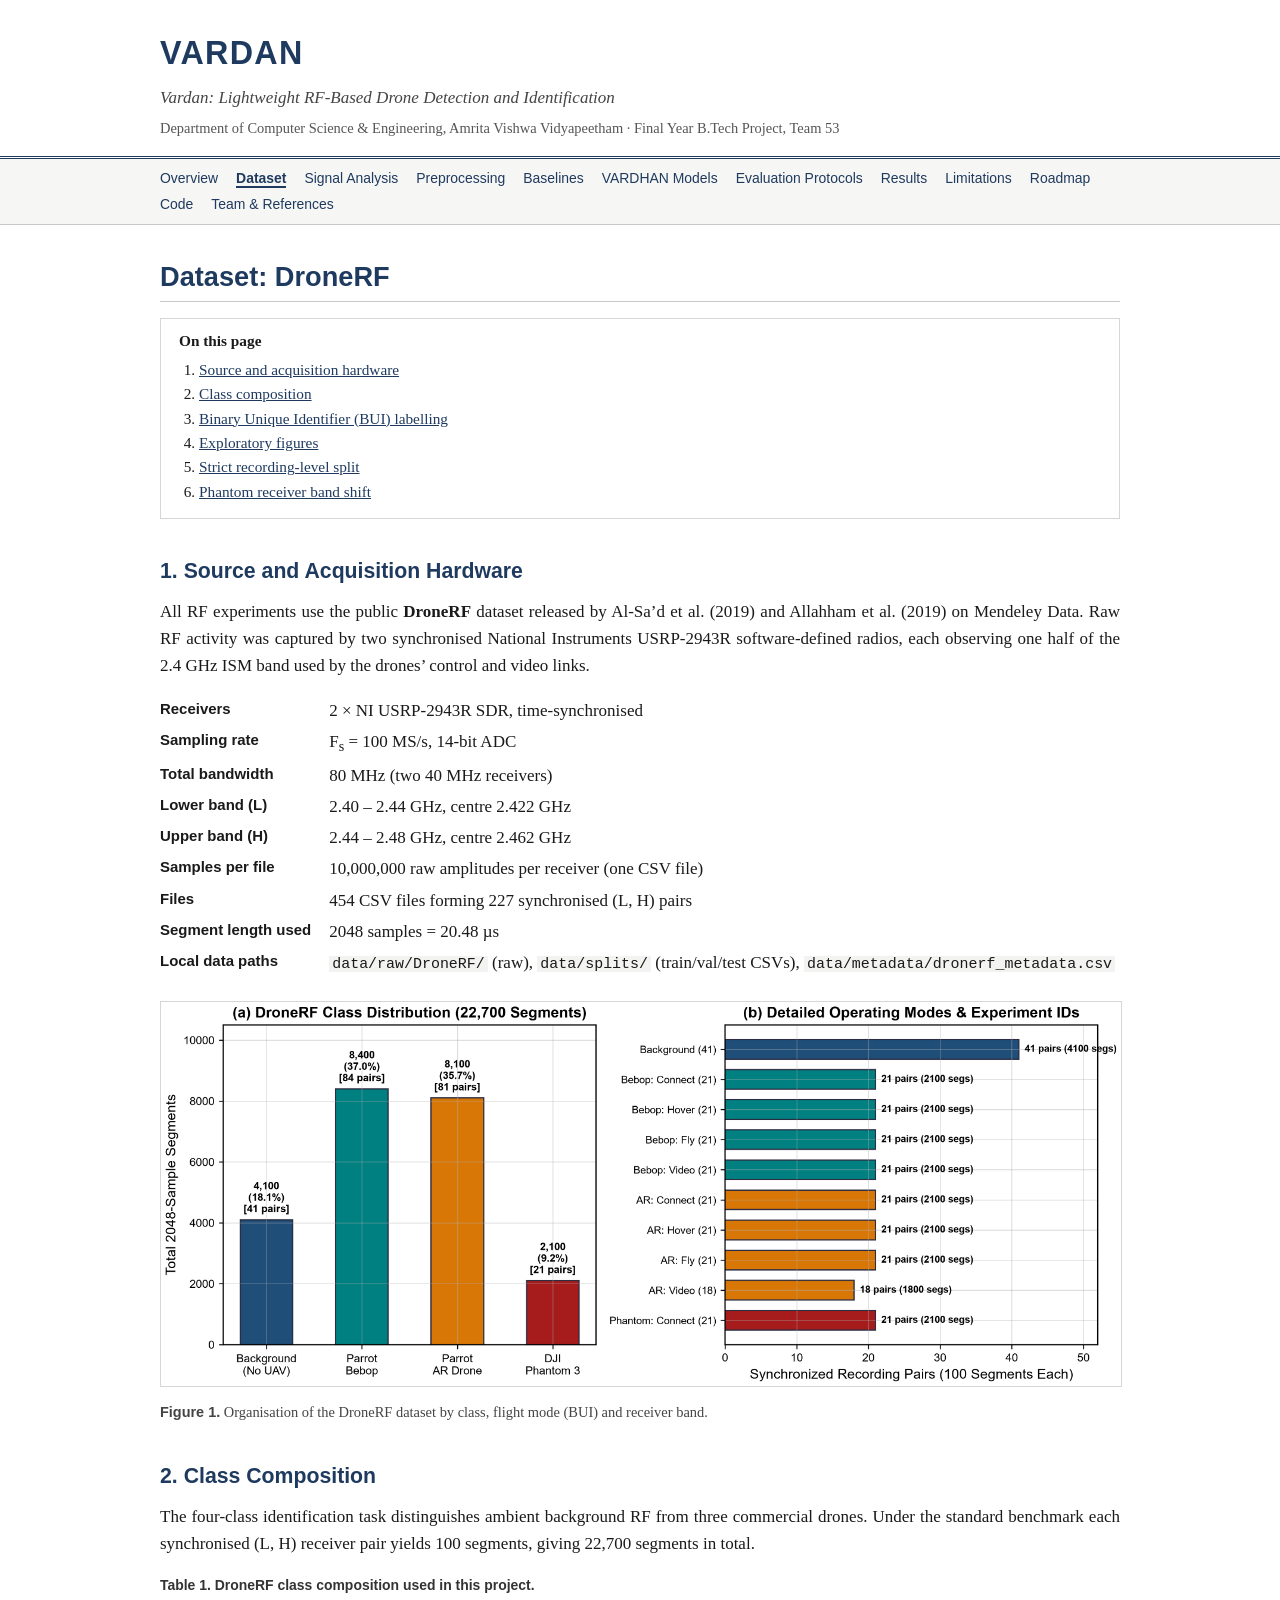
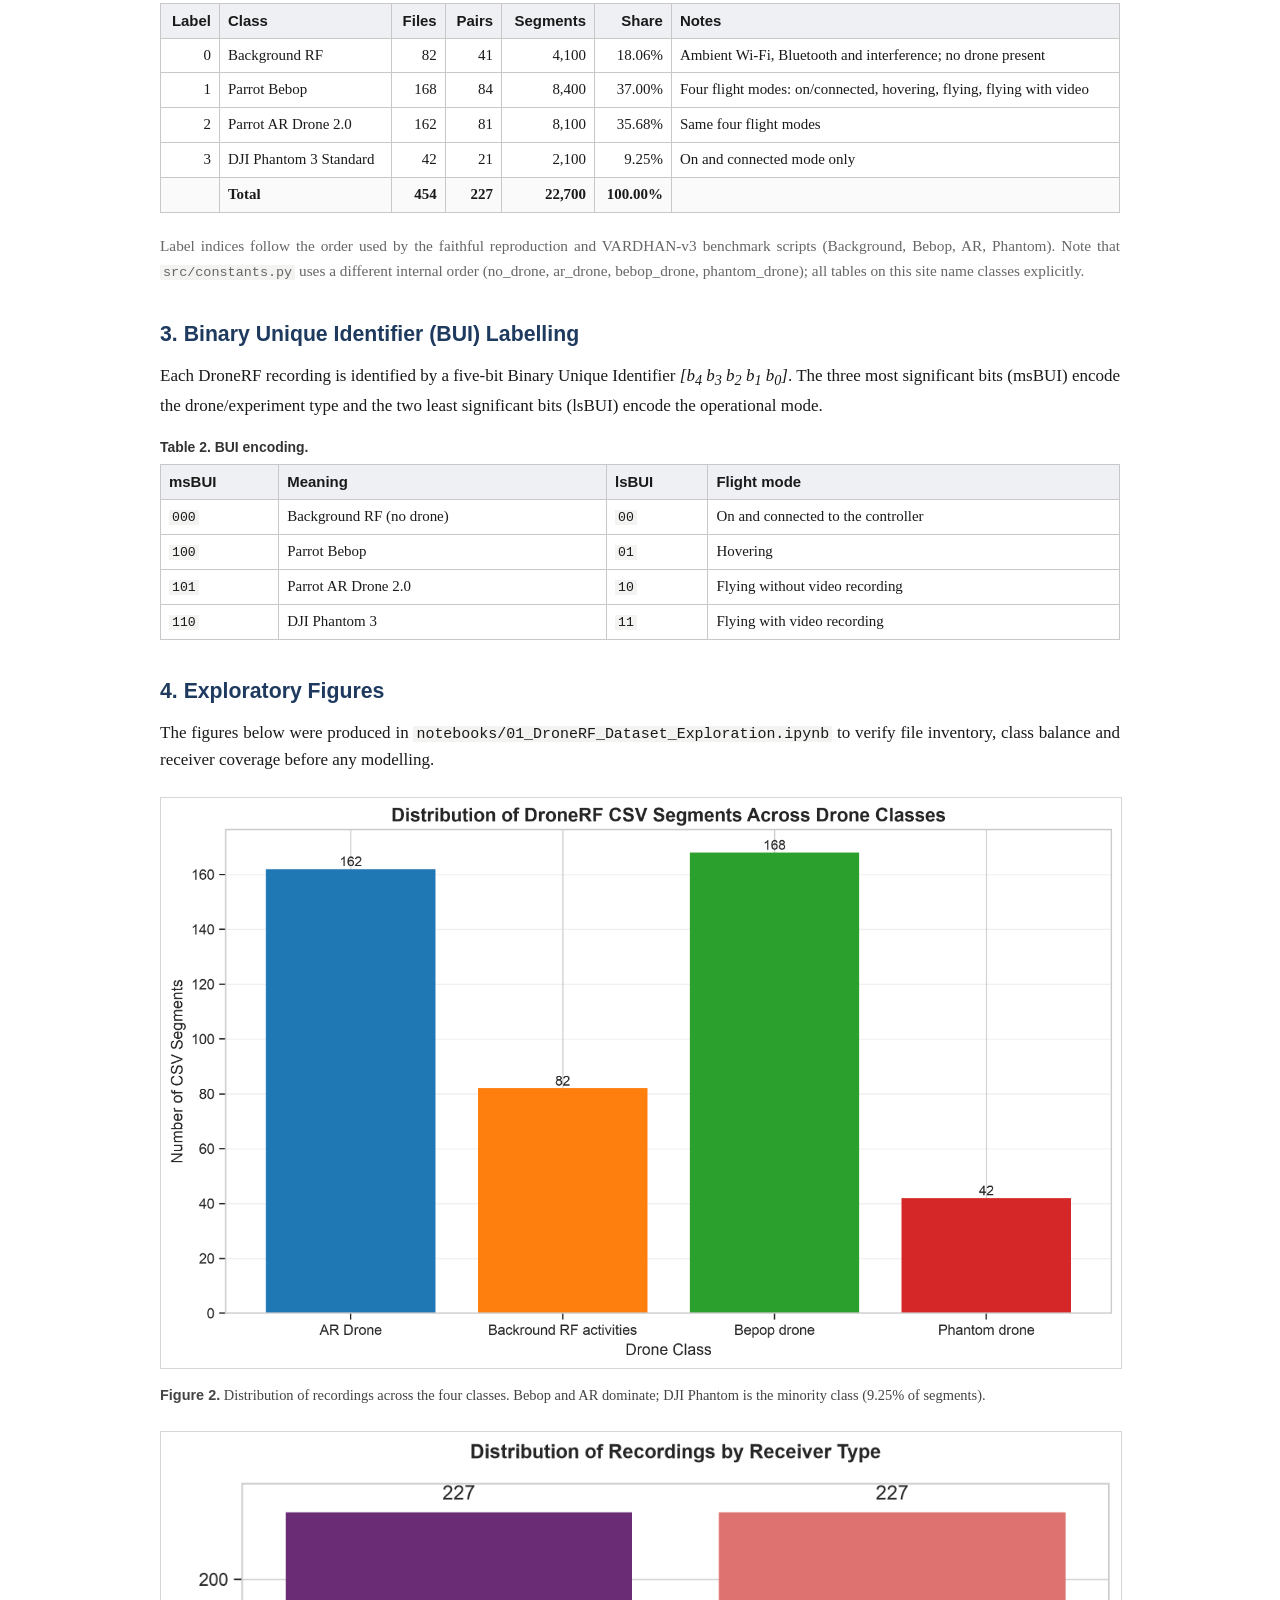
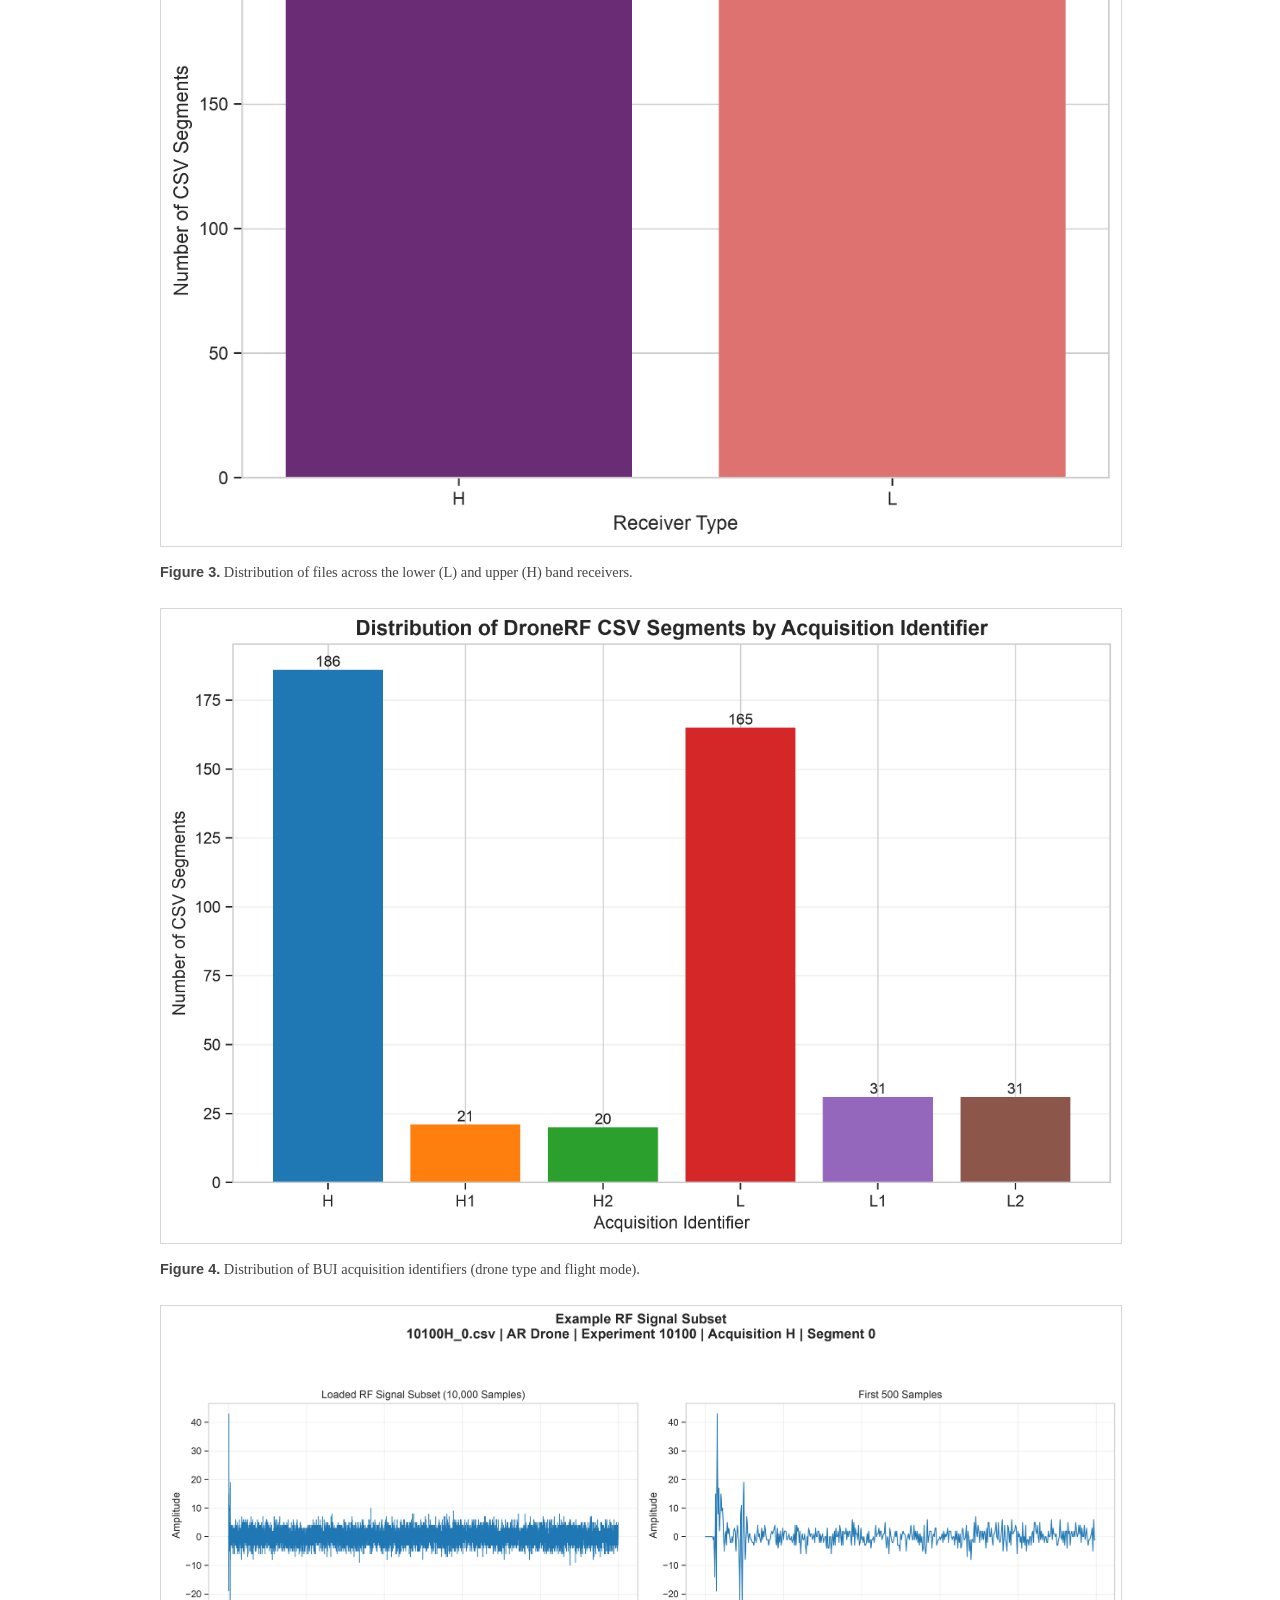
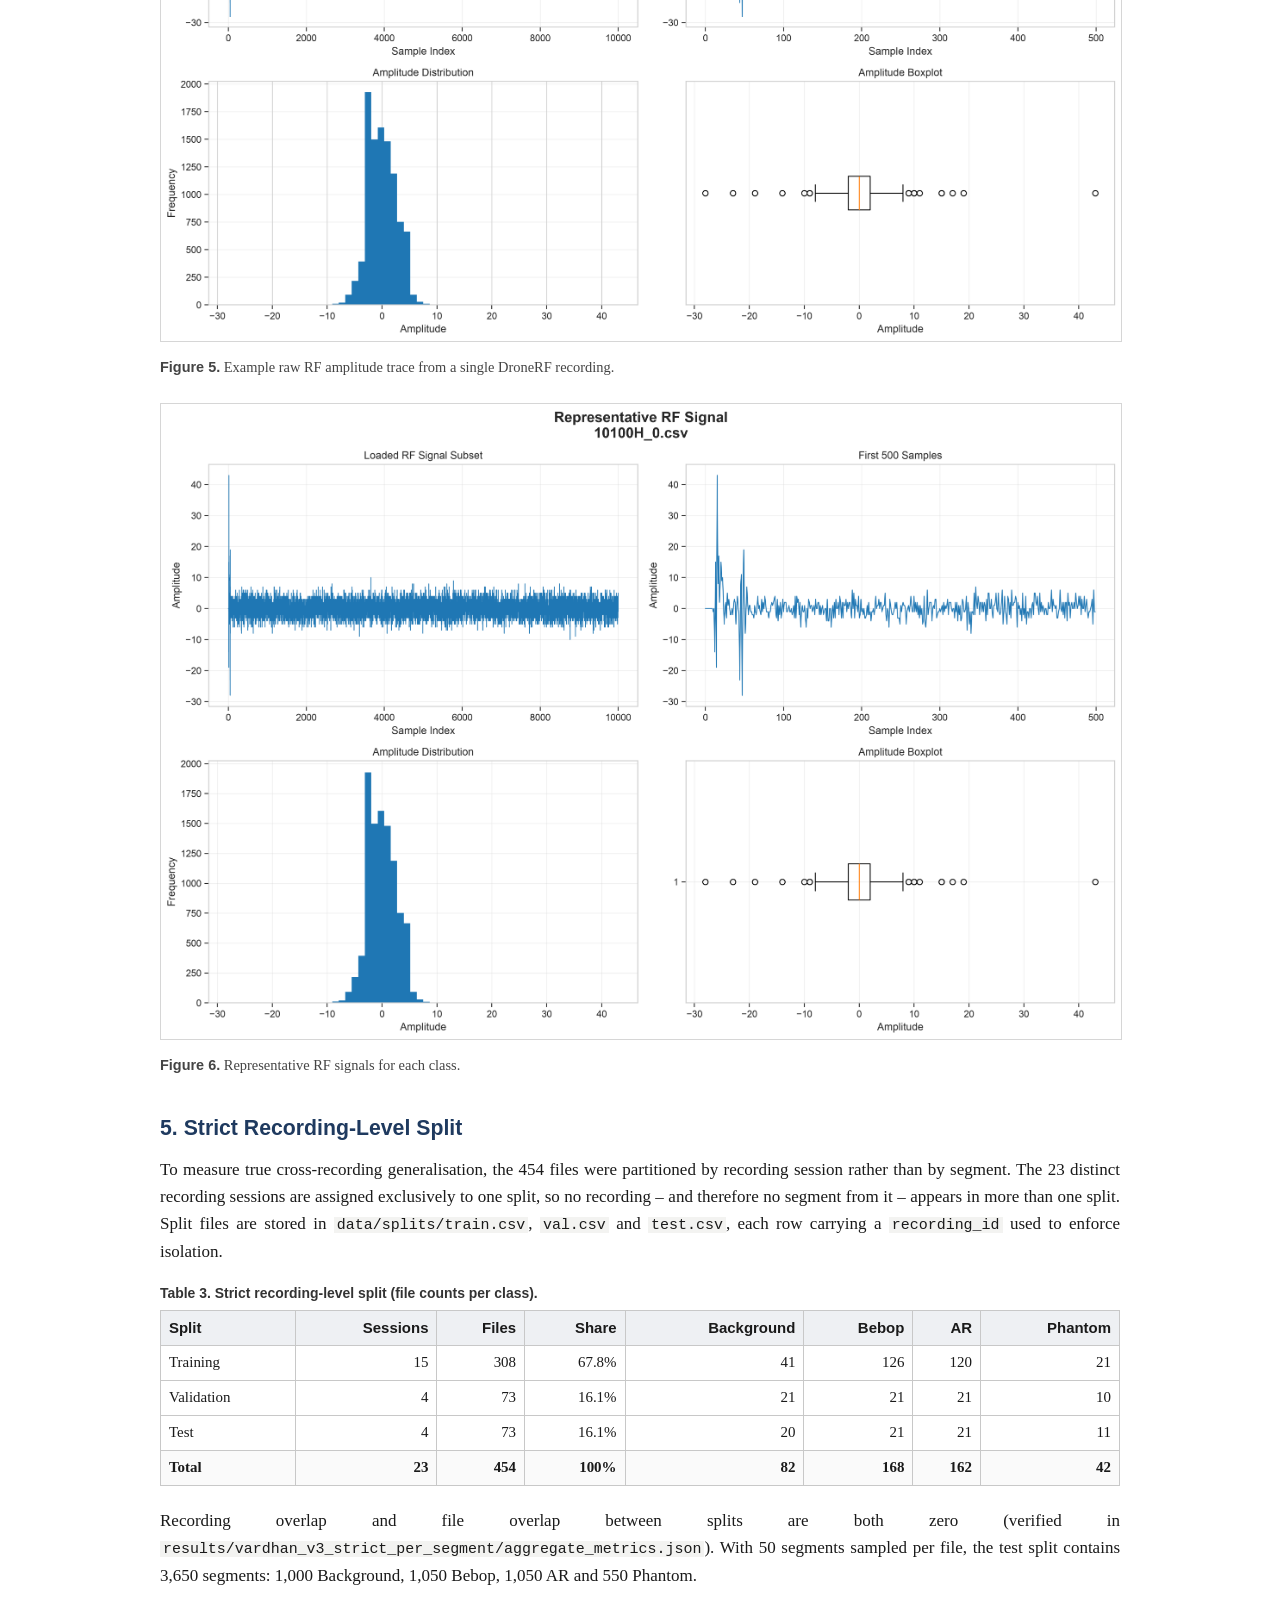
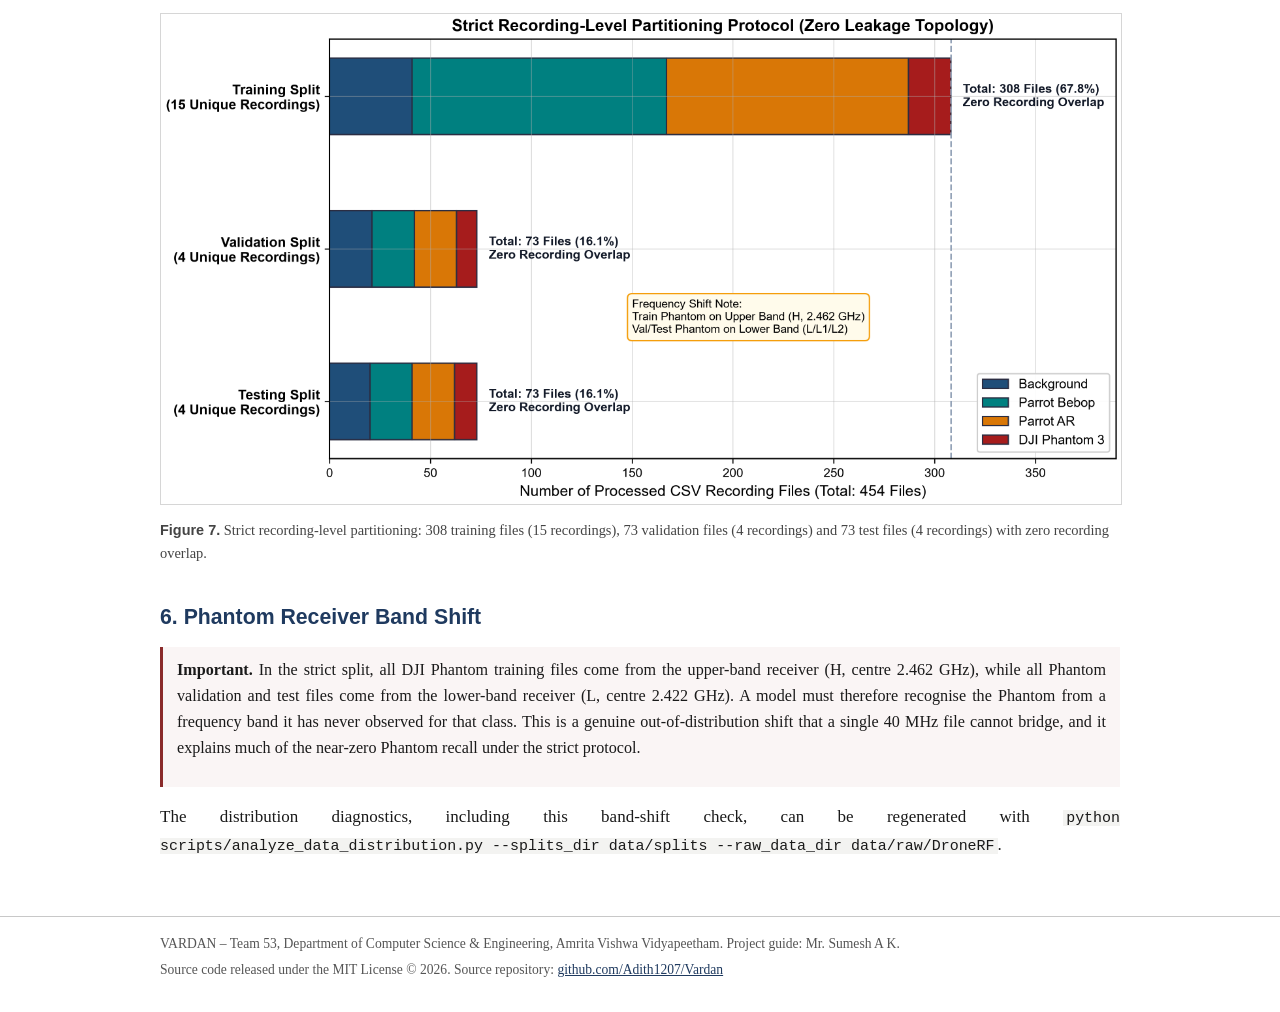
<file: website/pages/dataset.html>
<!DOCTYPE html>
<html lang="en">
<head>
  <meta charset="utf-8">
  <meta name="viewport" content="width=device-width, initial-scale=1">
  <title>Dataset – VARDAN</title>
  <link rel="stylesheet" href="../assets/css/style.css">
</head>
<body>
  <header class="site-header">
    <div class="container">
      <p class="title"><a href="../index.html">VARDAN</a></p>
      <p class="subtitle">Vardan: Lightweight RF-Based Drone Detection and Identification</p>
      <p class="affiliation">Department of Computer Science &amp; Engineering, Amrita Vishwa Vidyapeetham &middot; Final Year B.Tech Project, Team 53</p>
    </div>
  </header>

  <nav class="site-nav" aria-label="Main">
    <div class="container">
      <ul>
        <li><a href="../index.html">Overview</a></li>
        <li><a href="dataset.html" aria-current="page">Dataset</a></li>
        <li><a href="signal-analysis.html">Signal Analysis</a></li>
        <li><a href="preprocessing.html">Preprocessing</a></li>
        <li><a href="baselines.html">Baselines</a></li>
        <li><a href="vardhan.html">VARDHAN Models</a></li>
        <li><a href="protocols.html">Evaluation Protocols</a></li>
        <li><a href="results.html">Results</a></li>
        <li><a href="limitations.html">Limitations</a></li>
        <li><a href="roadmap.html">Roadmap</a></li>
        <li><a href="code.html">Code</a></li>
        <li><a href="references.html">Team &amp; References</a></li>
      </ul>
    </div>
  </nav>

  <main>
    <div class="container">
      <h1>Dataset: DroneRF</h1>

      <div class="toc">
        <strong>On this page</strong>
        <ol>
          <li><a href="#source">Source and acquisition hardware</a></li>
          <li><a href="#classes">Class composition</a></li>
          <li><a href="#bui">Binary Unique Identifier (BUI) labelling</a></li>
          <li><a href="#exploration">Exploratory figures</a></li>
          <li><a href="#strict-split">Strict recording-level split</a></li>
          <li><a href="#band-shift">Phantom receiver band shift</a></li>
        </ol>
      </div>

      <h2 id="source">1. Source and Acquisition Hardware</h2>
      <p>All RF experiments use the public <strong>DroneRF</strong> dataset released by Al-Sa&rsquo;d et al. (2019) and Allahham et al. (2019) on Mendeley Data. Raw RF activity was captured by two synchronised National Instruments USRP-2943R software-defined radios, each observing one half of the 2.4 GHz ISM band used by the drones&rsquo; control and video links.</p>
      <dl class="facts">
        <dt>Receivers</dt><dd>2 &times; NI USRP-2943R SDR, time-synchronised</dd>
        <dt>Sampling rate</dt><dd>F<sub>s</sub> = 100 MS/s, 14-bit ADC</dd>
        <dt>Total bandwidth</dt><dd>80 MHz (two 40 MHz receivers)</dd>
        <dt>Lower band (L)</dt><dd>2.40 &ndash; 2.44 GHz, centre 2.422 GHz</dd>
        <dt>Upper band (H)</dt><dd>2.44 &ndash; 2.48 GHz, centre 2.462 GHz</dd>
        <dt>Samples per file</dt><dd>10,000,000 raw amplitudes per receiver (one CSV file)</dd>
        <dt>Files</dt><dd>454 CSV files forming 227 synchronised (L, H) pairs</dd>
        <dt>Segment length used</dt><dd>2048 samples = 20.48 &micro;s</dd>
        <dt>Local data paths</dt><dd><code>data/raw/DroneRF/</code> (raw), <code>data/splits/</code> (train/val/test CSVs), <code>data/metadata/dronerf_metadata.csv</code></dd>
      </dl>
      <figure>
        <img src="../assets/figures/report/dataset_organization.png" alt="Organisation of the DroneRF dataset into classes, flight modes and receiver bands">
        <figcaption><strong>Figure 1.</strong> Organisation of the DroneRF dataset by class, flight mode (BUI) and receiver band.</figcaption>
      </figure>

      <h2 id="classes">2. Class Composition</h2>
      <p>The four-class identification task distinguishes ambient background RF from three commercial drones. Under the standard benchmark each synchronised (L, H) receiver pair yields 100 segments, giving 22,700 segments in total.</p>
      <table>
        <caption>Table 1. DroneRF class composition used in this project.</caption>
        <thead>
          <tr><th class="num">Label</th><th>Class</th><th class="num">Files</th><th class="num">Pairs</th><th class="num">Segments</th><th class="num">Share</th><th>Notes</th></tr>
        </thead>
        <tbody>
          <tr><td class="num">0</td><td>Background RF</td><td class="num">82</td><td class="num">41</td><td class="num">4,100</td><td class="num">18.06%</td><td>Ambient Wi-Fi, Bluetooth and interference; no drone present</td></tr>
          <tr><td class="num">1</td><td>Parrot Bebop</td><td class="num">168</td><td class="num">84</td><td class="num">8,400</td><td class="num">37.00%</td><td>Four flight modes: on/connected, hovering, flying, flying with video</td></tr>
          <tr><td class="num">2</td><td>Parrot AR Drone 2.0</td><td class="num">162</td><td class="num">81</td><td class="num">8,100</td><td class="num">35.68%</td><td>Same four flight modes</td></tr>
          <tr><td class="num">3</td><td>DJI Phantom 3 Standard</td><td class="num">42</td><td class="num">21</td><td class="num">2,100</td><td class="num">9.25%</td><td>On and connected mode only</td></tr>
          <tr class="total"><td></td><td>Total</td><td class="num">454</td><td class="num">227</td><td class="num">22,700</td><td class="num">100.00%</td><td></td></tr>
        </tbody>
      </table>
      <p class="muted">Label indices follow the order used by the faithful reproduction and VARDHAN-v3 benchmark scripts (Background, Bebop, AR, Phantom). Note that <code>src/constants.py</code> uses a different internal order (no_drone, ar_drone, bebop_drone, phantom_drone); all tables on this site name classes explicitly.</p>

      <h2 id="bui">3. Binary Unique Identifier (BUI) Labelling</h2>
      <p>Each DroneRF recording is identified by a five-bit Binary Unique Identifier <em>[b<sub>4</sub> b<sub>3</sub> b<sub>2</sub> b<sub>1</sub> b<sub>0</sub>]</em>. The three most significant bits (msBUI) encode the drone/experiment type and the two least significant bits (lsBUI) encode the operational mode.</p>
      <table>
        <caption>Table 2. BUI encoding.</caption>
        <thead>
          <tr><th>msBUI</th><th>Meaning</th><th>lsBUI</th><th>Flight mode</th></tr>
        </thead>
        <tbody>
          <tr><td><code>000</code></td><td>Background RF (no drone)</td><td><code>00</code></td><td>On and connected to the controller</td></tr>
          <tr><td><code>100</code></td><td>Parrot Bebop</td><td><code>01</code></td><td>Hovering</td></tr>
          <tr><td><code>101</code></td><td>Parrot AR Drone 2.0</td><td><code>10</code></td><td>Flying without video recording</td></tr>
          <tr><td><code>110</code></td><td>DJI Phantom 3</td><td><code>11</code></td><td>Flying with video recording</td></tr>
        </tbody>
      </table>

      <h2 id="exploration">4. Exploratory Figures</h2>
      <p>The figures below were produced in <code>notebooks/01_DroneRF_Dataset_Exploration.ipynb</code> to verify file inventory, class balance and receiver coverage before any modelling.</p>
      <figure>
        <img src="../assets/figures/notebook01/class_distribution.png" alt="Bar chart of the number of files per DroneRF class">
        <figcaption><strong>Figure 2.</strong> Distribution of recordings across the four classes. Bebop and AR dominate; DJI Phantom is the minority class (9.25% of segments).</figcaption>
      </figure>
      <figure>
        <img src="../assets/figures/notebook01/receiver_distribution.png" alt="Distribution of files across the L and H receivers">
        <figcaption><strong>Figure 3.</strong> Distribution of files across the lower (L) and upper (H) band receivers.</figcaption>
      </figure>
      <figure>
        <img src="../assets/figures/notebook01/acquisition_identifier_distribution.png" alt="Distribution of BUI acquisition identifiers">
        <figcaption><strong>Figure 4.</strong> Distribution of BUI acquisition identifiers (drone type and flight mode).</figcaption>
      </figure>
      <figure>
        <img src="../assets/figures/notebook01/example_rf_signal.png" alt="Example raw RF signal from DroneRF">
        <figcaption><strong>Figure 5.</strong> Example raw RF amplitude trace from a single DroneRF recording.</figcaption>
      </figure>
      <figure>
        <img src="../assets/figures/notebook01/representative_rf_signal.png" alt="Representative RF signals for each class">
        <figcaption><strong>Figure 6.</strong> Representative RF signals for each class.</figcaption>
      </figure>

      <h2 id="strict-split">5. Strict Recording-Level Split</h2>
      <p>To measure true cross-recording generalisation, the 454 files were partitioned by recording session rather than by segment. The 23 distinct recording sessions are assigned exclusively to one split, so no recording &ndash; and therefore no segment from it &ndash; appears in more than one split. Split files are stored in <code>data/splits/train.csv</code>, <code>val.csv</code> and <code>test.csv</code>, each row carrying a <code>recording_id</code> used to enforce isolation.</p>
      <table>
        <caption>Table 3. Strict recording-level split (file counts per class).</caption>
        <thead>
          <tr><th>Split</th><th class="num">Sessions</th><th class="num">Files</th><th class="num">Share</th><th class="num">Background</th><th class="num">Bebop</th><th class="num">AR</th><th class="num">Phantom</th></tr>
        </thead>
        <tbody>
          <tr><td>Training</td><td class="num">15</td><td class="num">308</td><td class="num">67.8%</td><td class="num">41</td><td class="num">126</td><td class="num">120</td><td class="num">21</td></tr>
          <tr><td>Validation</td><td class="num">4</td><td class="num">73</td><td class="num">16.1%</td><td class="num">21</td><td class="num">21</td><td class="num">21</td><td class="num">10</td></tr>
          <tr><td>Test</td><td class="num">4</td><td class="num">73</td><td class="num">16.1%</td><td class="num">20</td><td class="num">21</td><td class="num">21</td><td class="num">11</td></tr>
          <tr class="total"><td>Total</td><td class="num">23</td><td class="num">454</td><td class="num">100%</td><td class="num">82</td><td class="num">168</td><td class="num">162</td><td class="num">42</td></tr>
        </tbody>
      </table>
      <p>Recording overlap and file overlap between splits are both zero (verified in <code>results/vardhan_v3_strict_per_segment/aggregate_metrics.json</code>). With 50 segments sampled per file, the test split contains 3,650 segments: 1,000 Background, 1,050 Bebop, 1,050 AR and 550 Phantom.</p>
      <figure>
        <img src="../assets/figures/report/strict_split.png" alt="Stacked bar chart of the strict recording-level split by class">
        <figcaption><strong>Figure 7.</strong> Strict recording-level partitioning: 308 training files (15 recordings), 73 validation files (4 recordings) and 73 test files (4 recordings) with zero recording overlap.</figcaption>
      </figure>

      <h2 id="band-shift">6. Phantom Receiver Band Shift</h2>
      <div class="note warning">
        <p><strong>Important.</strong> In the strict split, all DJI Phantom training files come from the upper-band receiver (H, centre 2.462 GHz), while all Phantom validation and test files come from the lower-band receiver (L, centre 2.422 GHz). A model must therefore recognise the Phantom from a frequency band it has never observed for that class. This is a genuine out-of-distribution shift that a single 40 MHz file cannot bridge, and it explains much of the near-zero Phantom recall under the strict protocol.</p>
      </div>
      <p>The distribution diagnostics, including this band-shift check, can be regenerated with <code>python scripts/analyze_data_distribution.py --splits_dir data/splits --raw_data_dir data/raw/DroneRF</code>.</p>
    </div>
  </main>

  <footer class="site-footer">
    <div class="container">
      <p>VARDAN &ndash; Team 53, Department of Computer Science &amp; Engineering, Amrita Vishwa Vidyapeetham. Project guide: Mr. Sumesh A K.</p>
      <p>Source code released under the MIT License &copy; 2026. Source repository: <a href="https://github.com/Adith1207/Vardan">github.com/Adith1207/Vardan</a></p>
    </div>
  </footer>
</body>
</html>
</file>
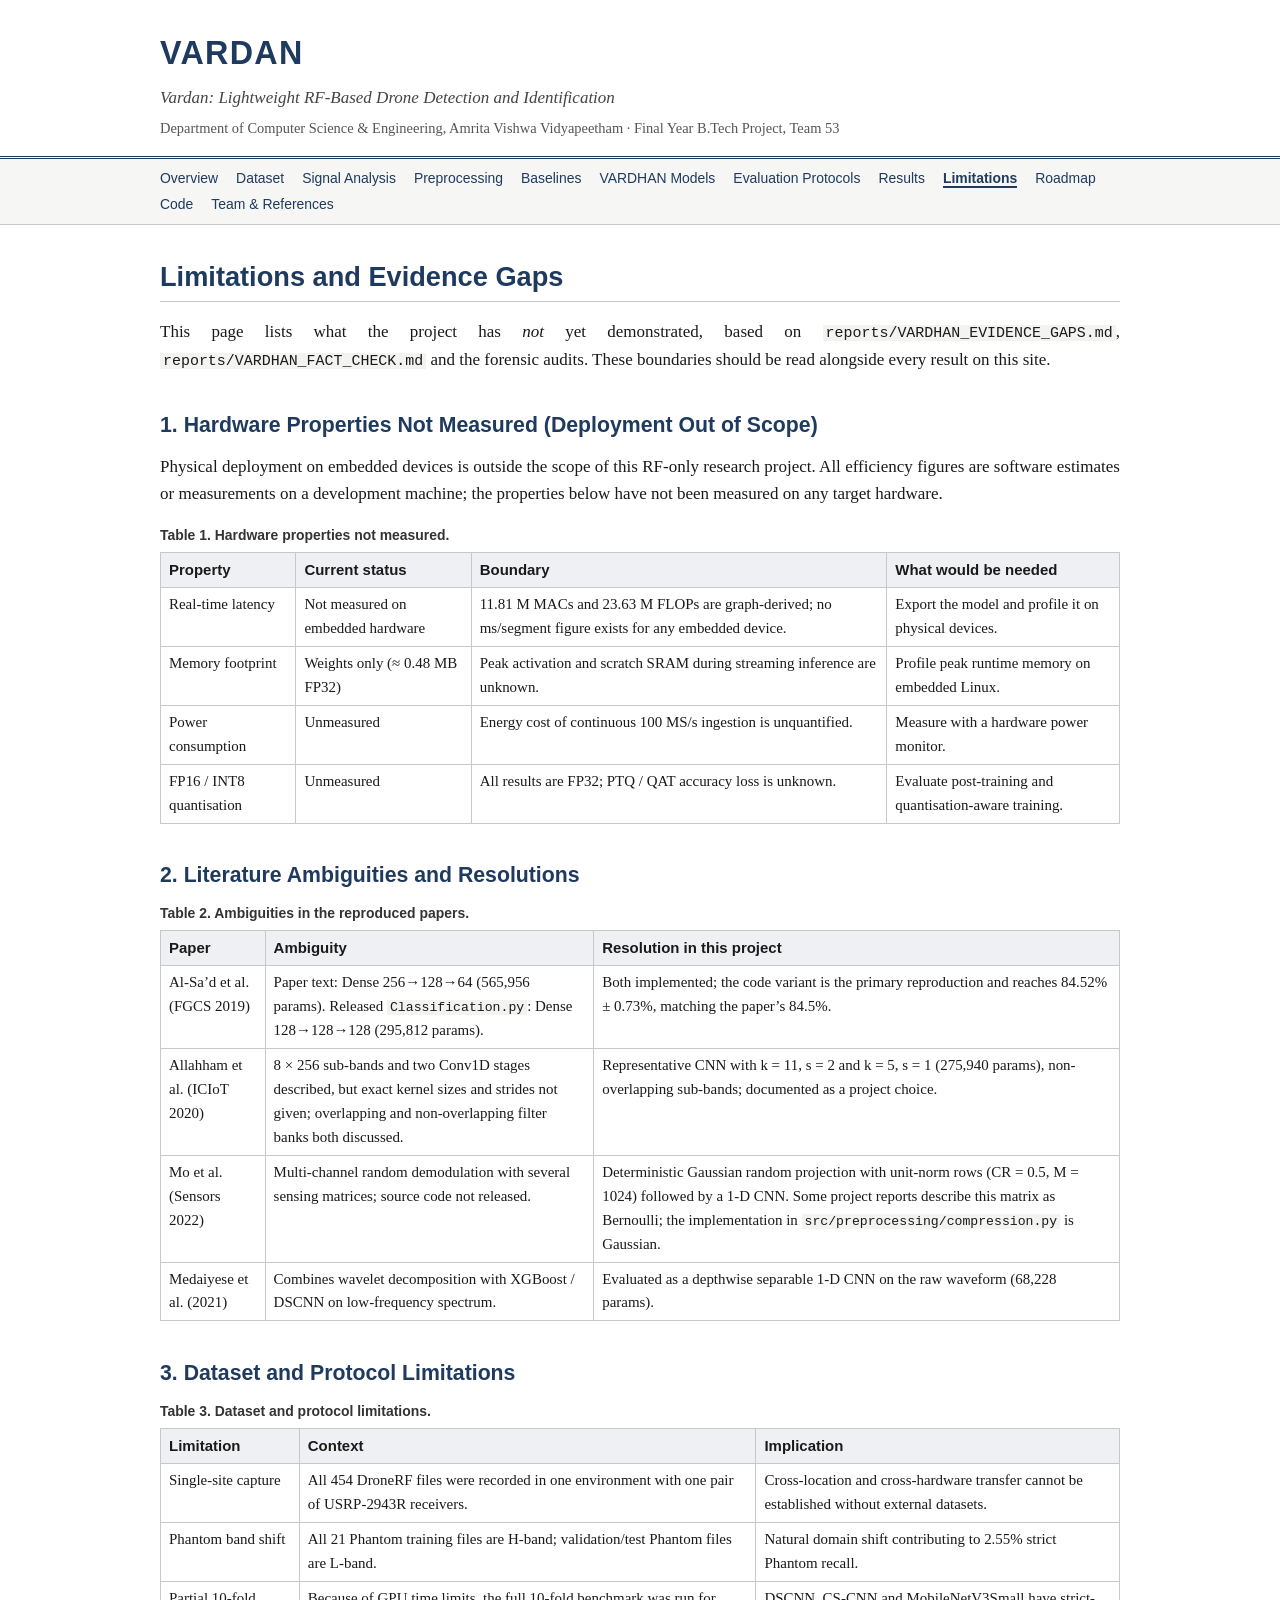
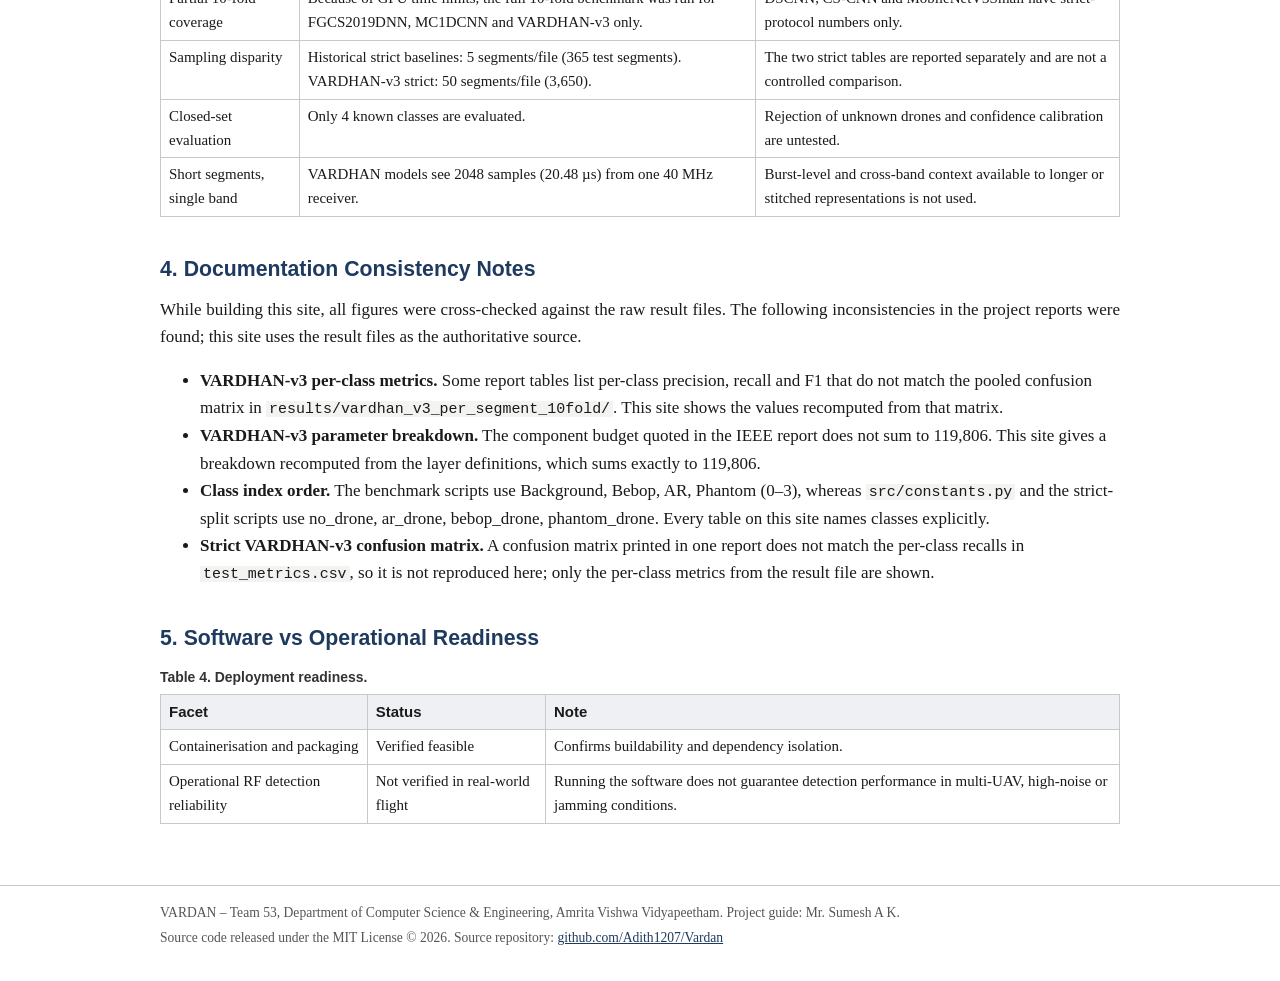
<file: website/pages/limitations.html>
<!DOCTYPE html>
<html lang="en">
<head>
  <meta charset="utf-8">
  <meta name="viewport" content="width=device-width, initial-scale=1">
  <title>Limitations and Evidence Gaps – VARDAN</title>
  <link rel="stylesheet" href="../assets/css/style.css">
</head>
<body>
  <header class="site-header">
    <div class="container">
      <p class="title"><a href="../index.html">VARDAN</a></p>
      <p class="subtitle">Vardan: Lightweight RF-Based Drone Detection and Identification</p>
      <p class="affiliation">Department of Computer Science &amp; Engineering, Amrita Vishwa Vidyapeetham &middot; Final Year B.Tech Project, Team 53</p>
    </div>
  </header>

  <nav class="site-nav" aria-label="Main">
    <div class="container">
      <ul>
        <li><a href="../index.html">Overview</a></li>
        <li><a href="dataset.html">Dataset</a></li>
        <li><a href="signal-analysis.html">Signal Analysis</a></li>
        <li><a href="preprocessing.html">Preprocessing</a></li>
        <li><a href="baselines.html">Baselines</a></li>
        <li><a href="vardhan.html">VARDHAN Models</a></li>
        <li><a href="protocols.html">Evaluation Protocols</a></li>
        <li><a href="results.html">Results</a></li>
        <li><a href="limitations.html" aria-current="page">Limitations</a></li>
        <li><a href="roadmap.html">Roadmap</a></li>
        <li><a href="code.html">Code</a></li>
        <li><a href="references.html">Team &amp; References</a></li>
      </ul>
    </div>
  </nav>

  <main>
    <div class="container">
      <h1>Limitations and Evidence Gaps</h1>
      <p>This page lists what the project has <em>not</em> yet demonstrated, based on <code>reports/VARDHAN_EVIDENCE_GAPS.md</code>, <code>reports/VARDHAN_FACT_CHECK.md</code> and the forensic audits. These boundaries should be read alongside every result on this site.</p>

      <h2 id="hardware">1. Hardware Properties Not Measured (Deployment Out of Scope)</h2>
      <p>Physical deployment on embedded devices is outside the scope of this RF-only research project. All efficiency figures are software estimates or measurements on a development machine; the properties below have not been measured on any target hardware.</p>
      <table>
        <caption>Table 1. Hardware properties not measured.</caption>
        <thead>
          <tr><th>Property</th><th>Current status</th><th>Boundary</th><th>What would be needed</th></tr>
        </thead>
        <tbody>
          <tr><td>Real-time latency</td><td>Not measured on embedded hardware</td><td>11.81 M MACs and 23.63 M FLOPs are graph-derived; no ms/segment figure exists for any embedded device.</td><td>Export the model and profile it on physical devices.</td></tr>
          <tr><td>Memory footprint</td><td>Weights only (&asymp; 0.48 MB FP32)</td><td>Peak activation and scratch SRAM during streaming inference are unknown.</td><td>Profile peak runtime memory on embedded Linux.</td></tr>
          <tr><td>Power consumption</td><td>Unmeasured</td><td>Energy cost of continuous 100 MS/s ingestion is unquantified.</td><td>Measure with a hardware power monitor.</td></tr>
          <tr><td>FP16 / INT8 quantisation</td><td>Unmeasured</td><td>All results are FP32; PTQ / QAT accuracy loss is unknown.</td><td>Evaluate post-training and quantisation-aware training.</td></tr>
        </tbody>
      </table>

      <h2 id="literature">2. Literature Ambiguities and Resolutions</h2>
      <table>
        <caption>Table 2. Ambiguities in the reproduced papers.</caption>
        <thead>
          <tr><th>Paper</th><th>Ambiguity</th><th>Resolution in this project</th></tr>
        </thead>
        <tbody>
          <tr><td>Al-Sa&rsquo;d et al. (FGCS 2019)</td><td>Paper text: Dense 256&rarr;128&rarr;64 (565,956 params). Released <code>Classification.py</code>: Dense 128&rarr;128&rarr;128 (295,812 params).</td><td>Both implemented; the code variant is the primary reproduction and reaches 84.52% &plusmn; 0.73%, matching the paper&rsquo;s 84.5%.</td></tr>
          <tr><td>Allahham et al. (ICIoT 2020)</td><td>8 &times; 256 sub-bands and two Conv1D stages described, but exact kernel sizes and strides not given; overlapping and non-overlapping filter banks both discussed.</td><td>Representative CNN with k = 11, s = 2 and k = 5, s = 1 (275,940 params), non-overlapping sub-bands; documented as a project choice.</td></tr>
          <tr><td>Mo et al. (Sensors 2022)</td><td>Multi-channel random demodulation with several sensing matrices; source code not released.</td><td>Deterministic Gaussian random projection with unit-norm rows (CR = 0.5, M = 1024) followed by a 1-D CNN. Some project reports describe this matrix as Bernoulli; the implementation in <code>src/preprocessing/compression.py</code> is Gaussian.</td></tr>
          <tr><td>Medaiyese et al. (2021)</td><td>Combines wavelet decomposition with XGBoost / DSCNN on low-frequency spectrum.</td><td>Evaluated as a depthwise separable 1-D CNN on the raw waveform (68,228 params).</td></tr>
        </tbody>
      </table>

      <h2 id="dataset">3. Dataset and Protocol Limitations</h2>
      <table>
        <caption>Table 3. Dataset and protocol limitations.</caption>
        <thead>
          <tr><th>Limitation</th><th>Context</th><th>Implication</th></tr>
        </thead>
        <tbody>
          <tr><td>Single-site capture</td><td>All 454 DroneRF files were recorded in one environment with one pair of USRP-2943R receivers.</td><td>Cross-location and cross-hardware transfer cannot be established without external datasets.</td></tr>
          <tr><td>Phantom band shift</td><td>All 21 Phantom training files are H-band; validation/test Phantom files are L-band.</td><td>Natural domain shift contributing to 2.55% strict Phantom recall.</td></tr>
          <tr><td>Partial 10-fold coverage</td><td>Because of GPU time limits, the full 10-fold benchmark was run for FGCS2019DNN, MC1DCNN and VARDHAN-v3 only.</td><td>DSCNN, CS-CNN and MobileNetV3Small have strict-protocol numbers only.</td></tr>
          <tr><td>Sampling disparity</td><td>Historical strict baselines: 5 segments/file (365 test segments). VARDHAN-v3 strict: 50 segments/file (3,650).</td><td>The two strict tables are reported separately and are not a controlled comparison.</td></tr>
          <tr><td>Closed-set evaluation</td><td>Only 4 known classes are evaluated.</td><td>Rejection of unknown drones and confidence calibration are untested.</td></tr>
          <tr><td>Short segments, single band</td><td>VARDHAN models see 2048 samples (20.48 &micro;s) from one 40 MHz receiver.</td><td>Burst-level and cross-band context available to longer or stitched representations is not used.</td></tr>
        </tbody>
      </table>

      <h2 id="consistency">4. Documentation Consistency Notes</h2>
      <p>While building this site, all figures were cross-checked against the raw result files. The following inconsistencies in the project reports were found; this site uses the result files as the authoritative source.</p>
      <ul>
        <li><strong>VARDHAN-v3 per-class metrics.</strong> Some report tables list per-class precision, recall and F1 that do not match the pooled confusion matrix in <code>results/vardhan_v3_per_segment_10fold/</code>. This site shows the values recomputed from that matrix.</li>
        <li><strong>VARDHAN-v3 parameter breakdown.</strong> The component budget quoted in the IEEE report does not sum to 119,806. This site gives a breakdown recomputed from the layer definitions, which sums exactly to 119,806.</li>
        <li><strong>Class index order.</strong> The benchmark scripts use Background, Bebop, AR, Phantom (0&ndash;3), whereas <code>src/constants.py</code> and the strict-split scripts use no_drone, ar_drone, bebop_drone, phantom_drone. Every table on this site names classes explicitly.</li>
        <li><strong>Strict VARDHAN-v3 confusion matrix.</strong> A confusion matrix printed in one report does not match the per-class recalls in <code>test_metrics.csv</code>, so it is not reproduced here; only the per-class metrics from the result file are shown.</li>
      </ul>

      <h2 id="deployment">5. Software vs Operational Readiness</h2>
      <table>
        <caption>Table 4. Deployment readiness.</caption>
        <thead>
          <tr><th>Facet</th><th>Status</th><th>Note</th></tr>
        </thead>
        <tbody>
          <tr><td>Containerisation and packaging</td><td>Verified feasible</td><td>Confirms buildability and dependency isolation.</td></tr>
          <tr><td>Operational RF detection reliability</td><td>Not verified in real-world flight</td><td>Running the software does not guarantee detection performance in multi-UAV, high-noise or jamming conditions.</td></tr>
        </tbody>
      </table>
    </div>
  </main>

  <footer class="site-footer">
    <div class="container">
      <p>VARDAN &ndash; Team 53, Department of Computer Science &amp; Engineering, Amrita Vishwa Vidyapeetham. Project guide: Mr. Sumesh A K.</p>
      <p>Source code released under the MIT License &copy; 2026. Source repository: <a href="https://github.com/Adith1207/Vardan">github.com/Adith1207/Vardan</a></p>
    </div>
  </footer>
</body>
</html>
</file>
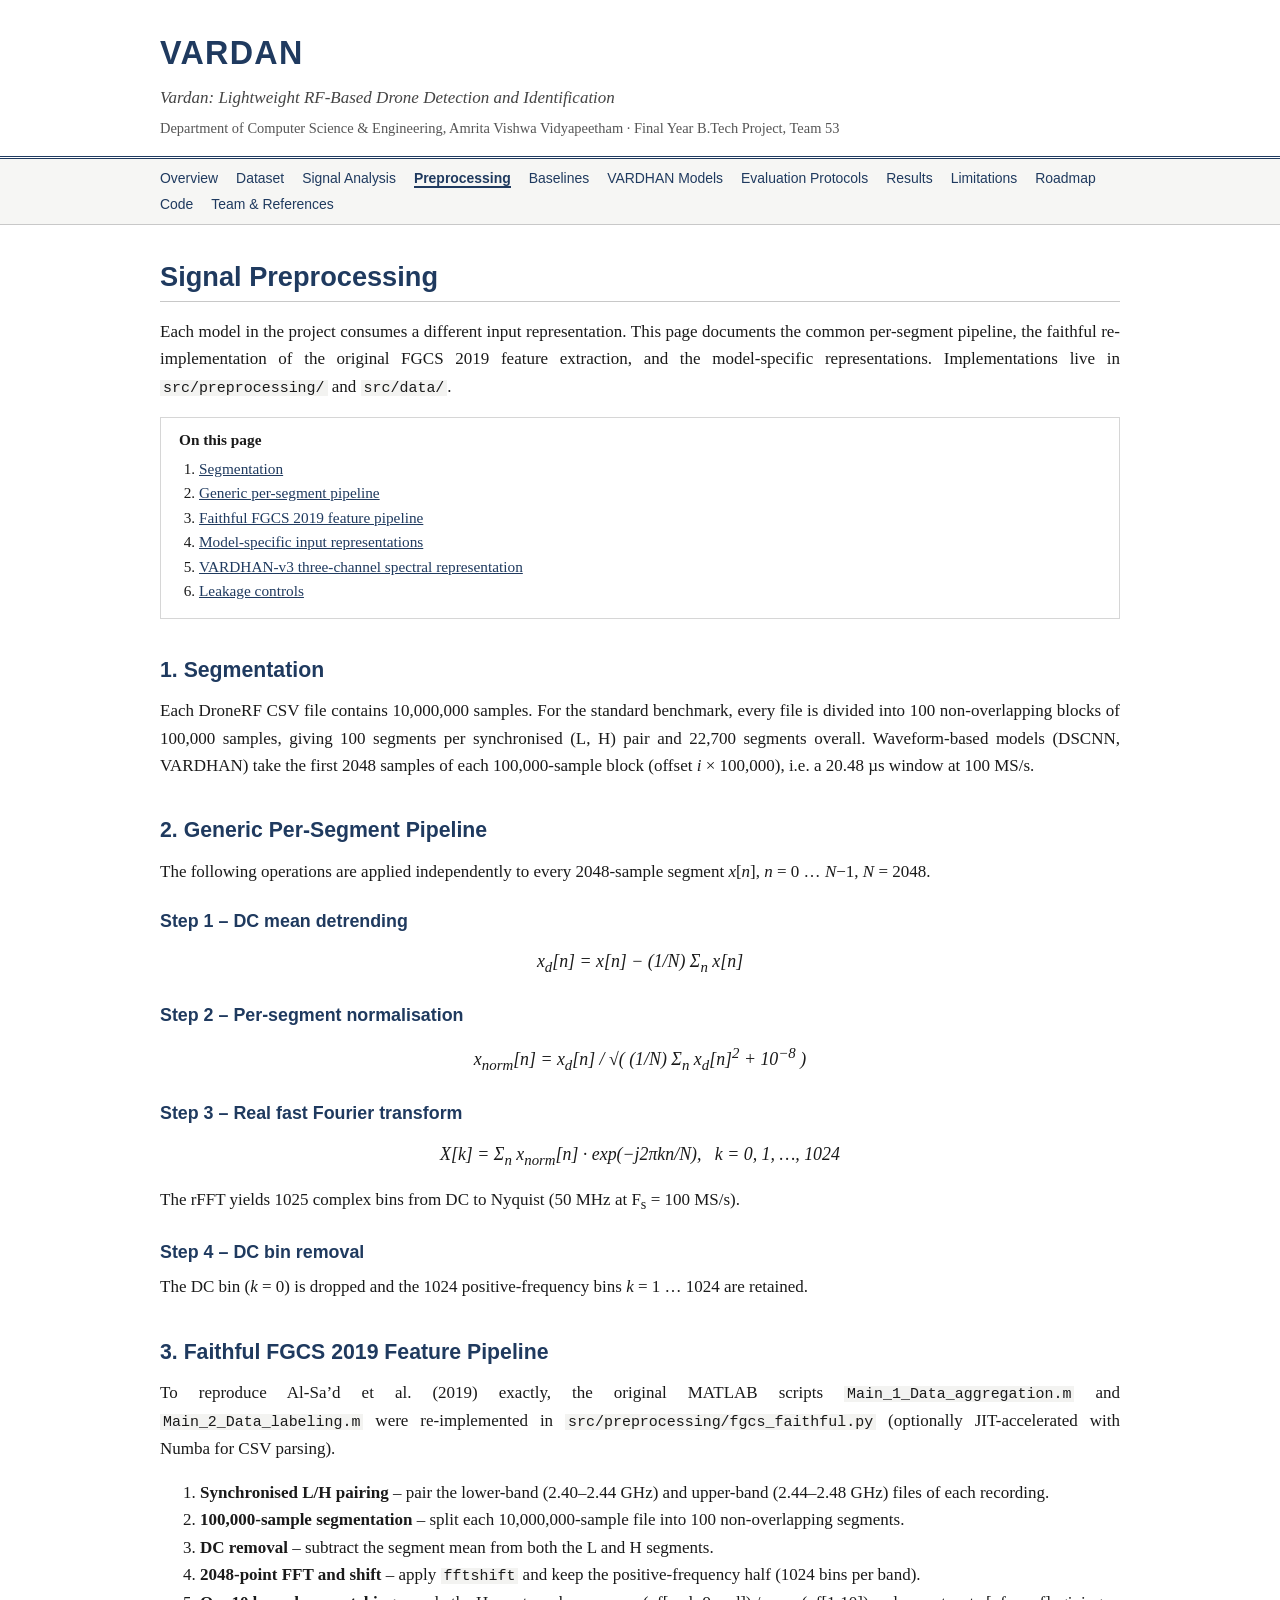
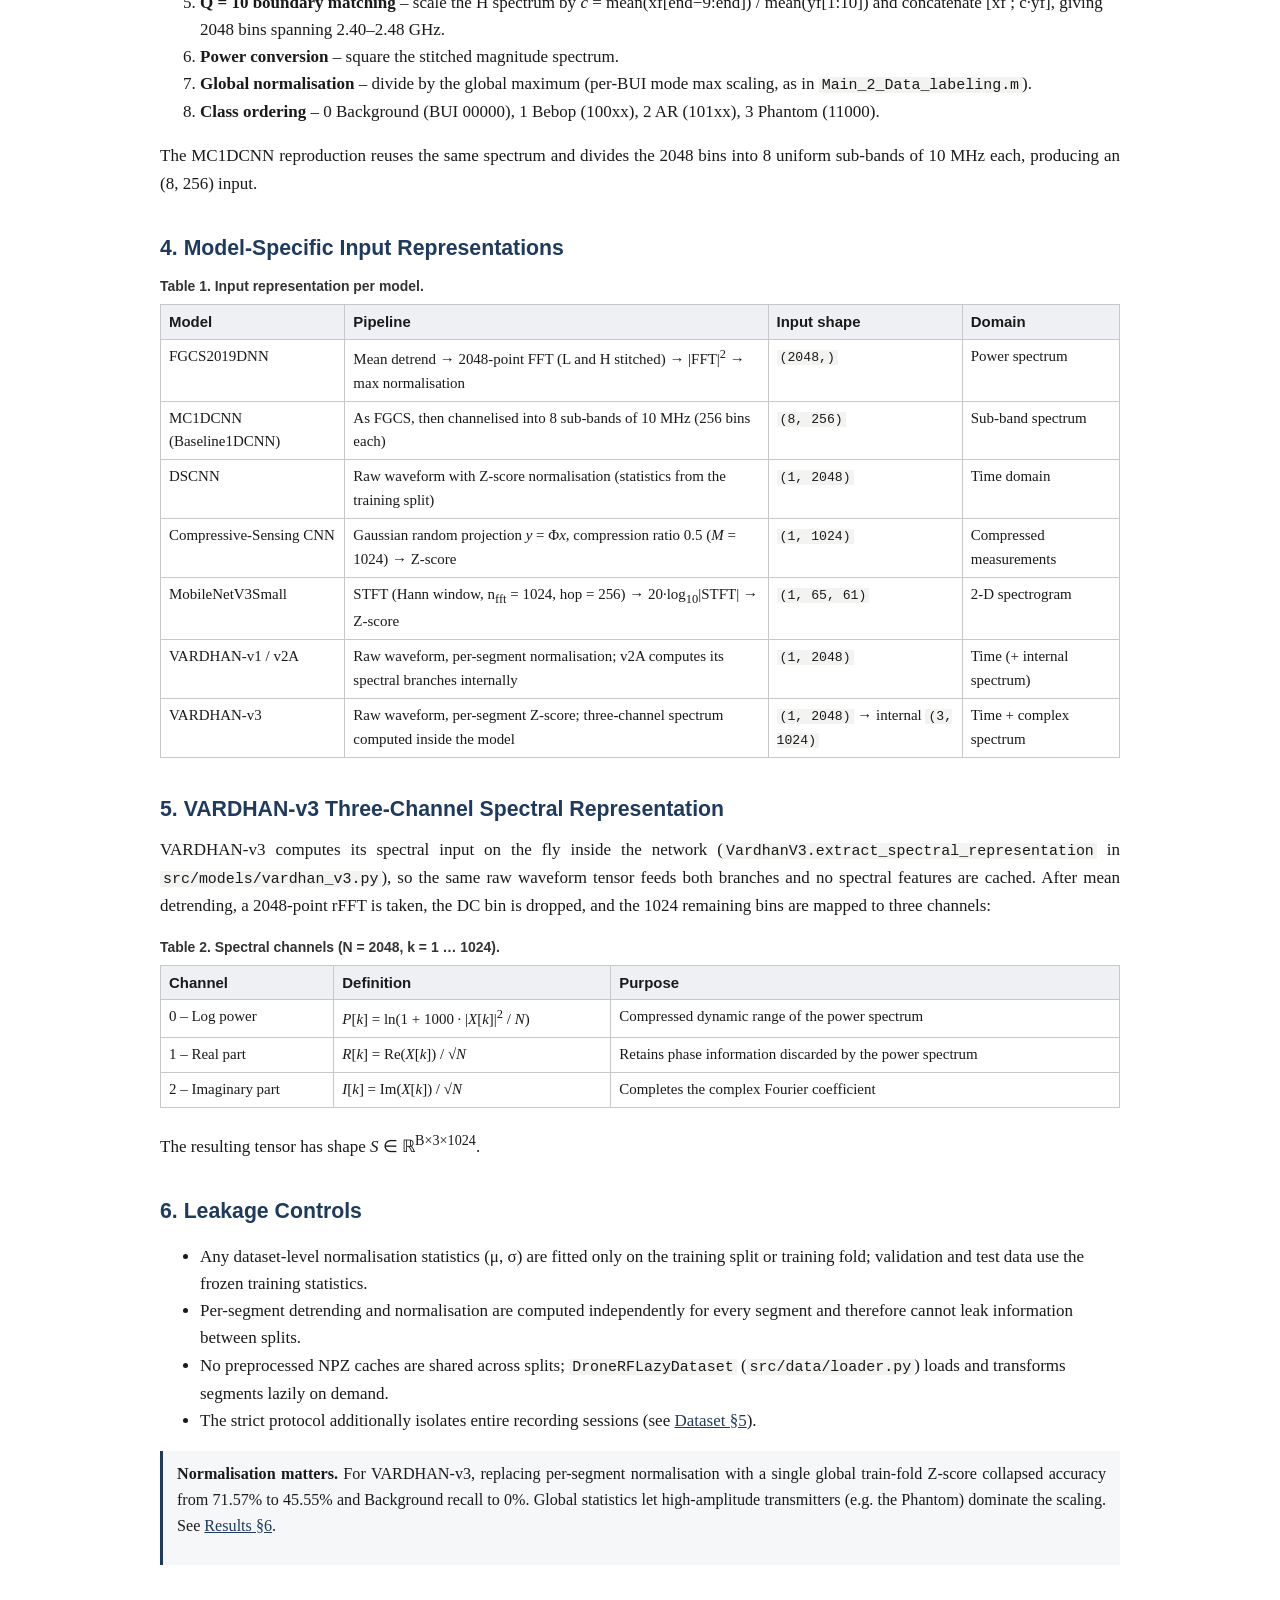
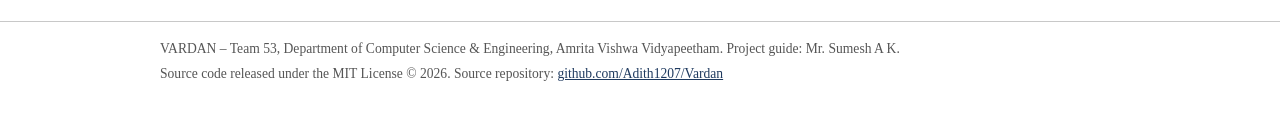
<file: website/pages/preprocessing.html>
<!DOCTYPE html>
<html lang="en">
<head>
  <meta charset="utf-8">
  <meta name="viewport" content="width=device-width, initial-scale=1">
  <title>Preprocessing – VARDAN</title>
  <link rel="stylesheet" href="../assets/css/style.css">
</head>
<body>
  <header class="site-header">
    <div class="container">
      <p class="title"><a href="../index.html">VARDAN</a></p>
      <p class="subtitle">Vardan: Lightweight RF-Based Drone Detection and Identification</p>
      <p class="affiliation">Department of Computer Science &amp; Engineering, Amrita Vishwa Vidyapeetham &middot; Final Year B.Tech Project, Team 53</p>
    </div>
  </header>

  <nav class="site-nav" aria-label="Main">
    <div class="container">
      <ul>
        <li><a href="../index.html">Overview</a></li>
        <li><a href="dataset.html">Dataset</a></li>
        <li><a href="signal-analysis.html">Signal Analysis</a></li>
        <li><a href="preprocessing.html" aria-current="page">Preprocessing</a></li>
        <li><a href="baselines.html">Baselines</a></li>
        <li><a href="vardhan.html">VARDHAN Models</a></li>
        <li><a href="protocols.html">Evaluation Protocols</a></li>
        <li><a href="results.html">Results</a></li>
        <li><a href="limitations.html">Limitations</a></li>
        <li><a href="roadmap.html">Roadmap</a></li>
        <li><a href="code.html">Code</a></li>
        <li><a href="references.html">Team &amp; References</a></li>
      </ul>
    </div>
  </nav>

  <main>
    <div class="container">
      <h1>Signal Preprocessing</h1>
      <p>Each model in the project consumes a different input representation. This page documents the common per-segment pipeline, the faithful re-implementation of the original FGCS 2019 feature extraction, and the model-specific representations. Implementations live in <code>src/preprocessing/</code> and <code>src/data/</code>.</p>

      <div class="toc">
        <strong>On this page</strong>
        <ol>
          <li><a href="#segmentation">Segmentation</a></li>
          <li><a href="#generic">Generic per-segment pipeline</a></li>
          <li><a href="#fgcs">Faithful FGCS 2019 feature pipeline</a></li>
          <li><a href="#per-model">Model-specific input representations</a></li>
          <li><a href="#vardhan-spectral">VARDHAN-v3 three-channel spectral representation</a></li>
          <li><a href="#leakage">Leakage controls</a></li>
        </ol>
      </div>

      <h2 id="segmentation">1. Segmentation</h2>
      <p>Each DroneRF CSV file contains 10,000,000 samples. For the standard benchmark, every file is divided into 100 non-overlapping blocks of 100,000 samples, giving 100 segments per synchronised (L, H) pair and 22,700 segments overall. Waveform-based models (DSCNN, VARDHAN) take the first 2048 samples of each 100,000-sample block (offset <em>i</em> &times; 100,000), i.e. a 20.48 &micro;s window at 100 MS/s.</p>

      <h2 id="generic">2. Generic Per-Segment Pipeline</h2>
      <p>The following operations are applied independently to every 2048-sample segment <em>x</em>[<em>n</em>], <em>n</em> = 0 &hellip; <em>N</em>&minus;1, <em>N</em> = 2048.</p>
      <h3>Step 1 &ndash; DC mean detrending</h3>
      <p class="equation">x<sub>d</sub>[n] = x[n] &minus; (1/N) &Sigma;<sub>n</sub> x[n]</p>
      <h3>Step 2 &ndash; Per-segment normalisation</h3>
      <p class="equation">x<sub>norm</sub>[n] = x<sub>d</sub>[n] / &radic;( (1/N) &Sigma;<sub>n</sub> x<sub>d</sub>[n]<sup>2</sup> + 10<sup>&minus;8</sup> )</p>
      <h3>Step 3 &ndash; Real fast Fourier transform</h3>
      <p class="equation">X[k] = &Sigma;<sub>n</sub> x<sub>norm</sub>[n] &middot; exp(&minus;j2&pi;kn/N), &nbsp; k = 0, 1, &hellip;, 1024</p>
      <p>The rFFT yields 1025 complex bins from DC to Nyquist (50 MHz at F<sub>s</sub> = 100 MS/s).</p>
      <h3>Step 4 &ndash; DC bin removal</h3>
      <p>The DC bin (<em>k</em> = 0) is dropped and the 1024 positive-frequency bins <em>k</em> = 1 &hellip; 1024 are retained.</p>

      <h2 id="fgcs">3. Faithful FGCS 2019 Feature Pipeline</h2>
      <p>To reproduce Al-Sa&rsquo;d et al. (2019) exactly, the original MATLAB scripts <code>Main_1_Data_aggregation.m</code> and <code>Main_2_Data_labeling.m</code> were re-implemented in <code>src/preprocessing/fgcs_faithful.py</code> (optionally JIT-accelerated with Numba for CSV parsing).</p>
      <ol>
        <li><strong>Synchronised L/H pairing</strong> &ndash; pair the lower-band (2.40&ndash;2.44 GHz) and upper-band (2.44&ndash;2.48 GHz) files of each recording.</li>
        <li><strong>100,000-sample segmentation</strong> &ndash; split each 10,000,000-sample file into 100 non-overlapping segments.</li>
        <li><strong>DC removal</strong> &ndash; subtract the segment mean from both the L and H segments.</li>
        <li><strong>2048-point FFT and shift</strong> &ndash; apply <code>fftshift</code> and keep the positive-frequency half (1024 bins per band).</li>
        <li><strong>Q = 10 boundary matching</strong> &ndash; scale the H spectrum by <em>c</em> = mean(xf[end&minus;9:end]) / mean(yf[1:10]) and concatenate [xf ; c&middot;yf], giving 2048 bins spanning 2.40&ndash;2.48 GHz.</li>
        <li><strong>Power conversion</strong> &ndash; square the stitched magnitude spectrum.</li>
        <li><strong>Global normalisation</strong> &ndash; divide by the global maximum (per-BUI mode max scaling, as in <code>Main_2_Data_labeling.m</code>).</li>
        <li><strong>Class ordering</strong> &ndash; 0 Background (BUI 00000), 1 Bebop (100xx), 2 AR (101xx), 3 Phantom (11000).</li>
      </ol>
      <p>The MC1DCNN reproduction reuses the same spectrum and divides the 2048 bins into 8 uniform sub-bands of 10 MHz each, producing an (8, 256) input.</p>

      <h2 id="per-model">4. Model-Specific Input Representations</h2>
      <table>
        <caption>Table 1. Input representation per model.</caption>
        <thead>
          <tr><th>Model</th><th>Pipeline</th><th>Input shape</th><th>Domain</th></tr>
        </thead>
        <tbody>
          <tr><td>FGCS2019DNN</td><td>Mean detrend &rarr; 2048-point FFT (L and H stitched) &rarr; |FFT|<sup>2</sup> &rarr; max normalisation</td><td><code>(2048,)</code></td><td>Power spectrum</td></tr>
          <tr><td>MC1DCNN (Baseline1DCNN)</td><td>As FGCS, then channelised into 8 sub-bands of 10 MHz (256 bins each)</td><td><code>(8, 256)</code></td><td>Sub-band spectrum</td></tr>
          <tr><td>DSCNN</td><td>Raw waveform with Z-score normalisation (statistics from the training split)</td><td><code>(1, 2048)</code></td><td>Time domain</td></tr>
          <tr><td>Compressive-Sensing CNN</td><td>Gaussian random projection <em>y</em> = &Phi;<em>x</em>, compression ratio 0.5 (<em>M</em> = 1024) &rarr; Z-score</td><td><code>(1, 1024)</code></td><td>Compressed measurements</td></tr>
          <tr><td>MobileNetV3Small</td><td>STFT (Hann window, n<sub>fft</sub> = 1024, hop = 256) &rarr; 20&middot;log<sub>10</sub>|STFT| &rarr; Z-score</td><td><code>(1, 65, 61)</code></td><td>2-D spectrogram</td></tr>
          <tr><td>VARDHAN-v1 / v2A</td><td>Raw waveform, per-segment normalisation; v2A computes its spectral branches internally</td><td><code>(1, 2048)</code></td><td>Time (+ internal spectrum)</td></tr>
          <tr><td>VARDHAN-v3</td><td>Raw waveform, per-segment Z-score; three-channel spectrum computed inside the model</td><td><code>(1, 2048)</code> &rarr; internal <code>(3, 1024)</code></td><td>Time + complex spectrum</td></tr>
        </tbody>
      </table>

      <h2 id="vardhan-spectral">5. VARDHAN-v3 Three-Channel Spectral Representation</h2>
      <p>VARDHAN-v3 computes its spectral input on the fly inside the network (<code>VardhanV3.extract_spectral_representation</code> in <code>src/models/vardhan_v3.py</code>), so the same raw waveform tensor feeds both branches and no spectral features are cached. After mean detrending, a 2048-point rFFT is taken, the DC bin is dropped, and the 1024 remaining bins are mapped to three channels:</p>
      <table>
        <caption>Table 2. Spectral channels (N = 2048, k = 1 &hellip; 1024).</caption>
        <thead>
          <tr><th>Channel</th><th>Definition</th><th>Purpose</th></tr>
        </thead>
        <tbody>
          <tr><td>0 &ndash; Log power</td><td><em>P</em>[<em>k</em>] = ln(1 + 1000 &middot; |<em>X</em>[<em>k</em>]|<sup>2</sup> / <em>N</em>)</td><td>Compressed dynamic range of the power spectrum</td></tr>
          <tr><td>1 &ndash; Real part</td><td><em>R</em>[<em>k</em>] = Re(<em>X</em>[<em>k</em>]) / &radic;<em>N</em></td><td>Retains phase information discarded by the power spectrum</td></tr>
          <tr><td>2 &ndash; Imaginary part</td><td><em>I</em>[<em>k</em>] = Im(<em>X</em>[<em>k</em>]) / &radic;<em>N</em></td><td>Completes the complex Fourier coefficient</td></tr>
        </tbody>
      </table>
      <p>The resulting tensor has shape <em>S</em> &isin; &#8477;<sup>B&times;3&times;1024</sup>.</p>

      <h2 id="leakage">6. Leakage Controls</h2>
      <ul>
        <li>Any dataset-level normalisation statistics (&mu;, &sigma;) are fitted only on the training split or training fold; validation and test data use the frozen training statistics.</li>
        <li>Per-segment detrending and normalisation are computed independently for every segment and therefore cannot leak information between splits.</li>
        <li>No preprocessed NPZ caches are shared across splits; <code>DroneRFLazyDataset</code> (<code>src/data/loader.py</code>) loads and transforms segments lazily on demand.</li>
        <li>The strict protocol additionally isolates entire recording sessions (see <a href="dataset.html#strict-split">Dataset &sect;5</a>).</li>
      </ul>
      <div class="note">
        <p><strong>Normalisation matters.</strong> For VARDHAN-v3, replacing per-segment normalisation with a single global train-fold Z-score collapsed accuracy from 71.57% to 45.55% and Background recall to 0%. Global statistics let high-amplitude transmitters (e.g. the Phantom) dominate the scaling. See <a href="results.html#normalisation">Results &sect;6</a>.</p>
      </div>
    </div>
  </main>

  <footer class="site-footer">
    <div class="container">
      <p>VARDAN &ndash; Team 53, Department of Computer Science &amp; Engineering, Amrita Vishwa Vidyapeetham. Project guide: Mr. Sumesh A K.</p>
      <p>Source code released under the MIT License &copy; 2026. Source repository: <a href="https://github.com/Adith1207/Vardan">github.com/Adith1207/Vardan</a></p>
    </div>
  </footer>
</body>
</html>
</file>
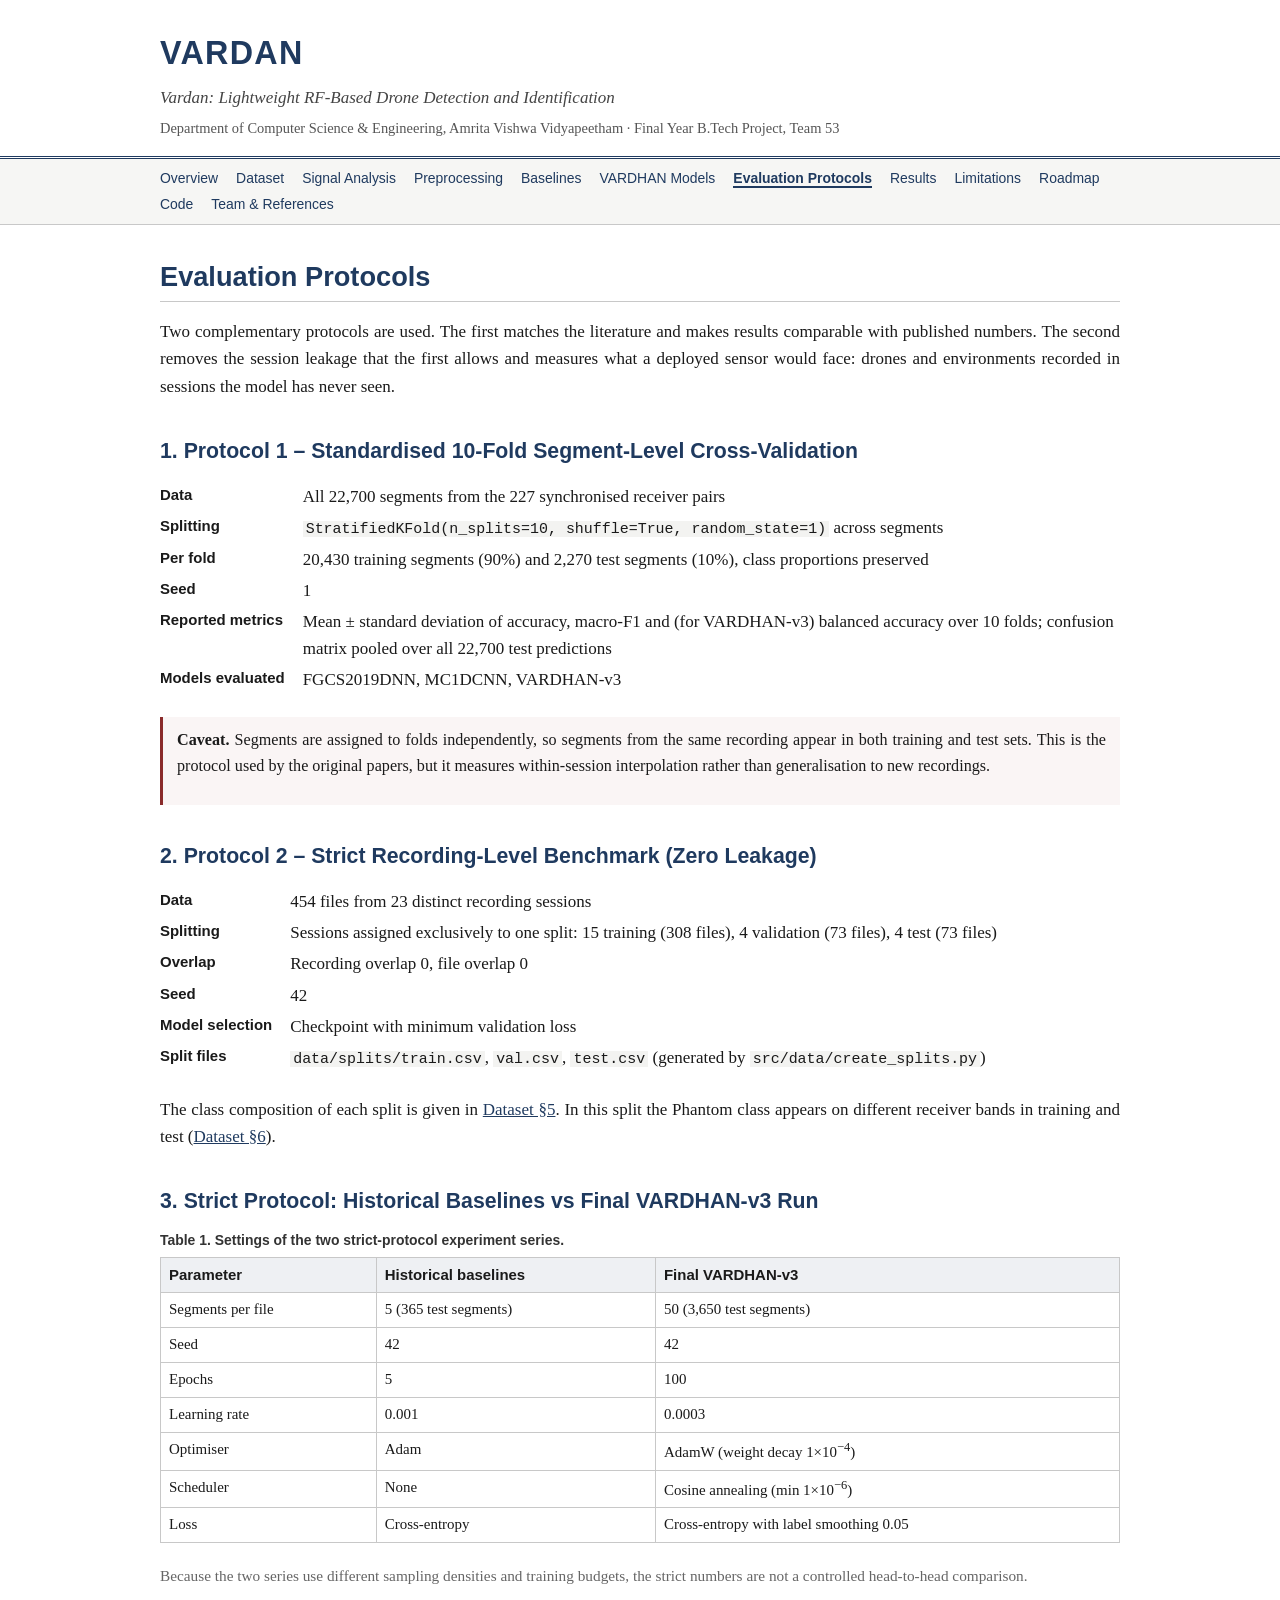
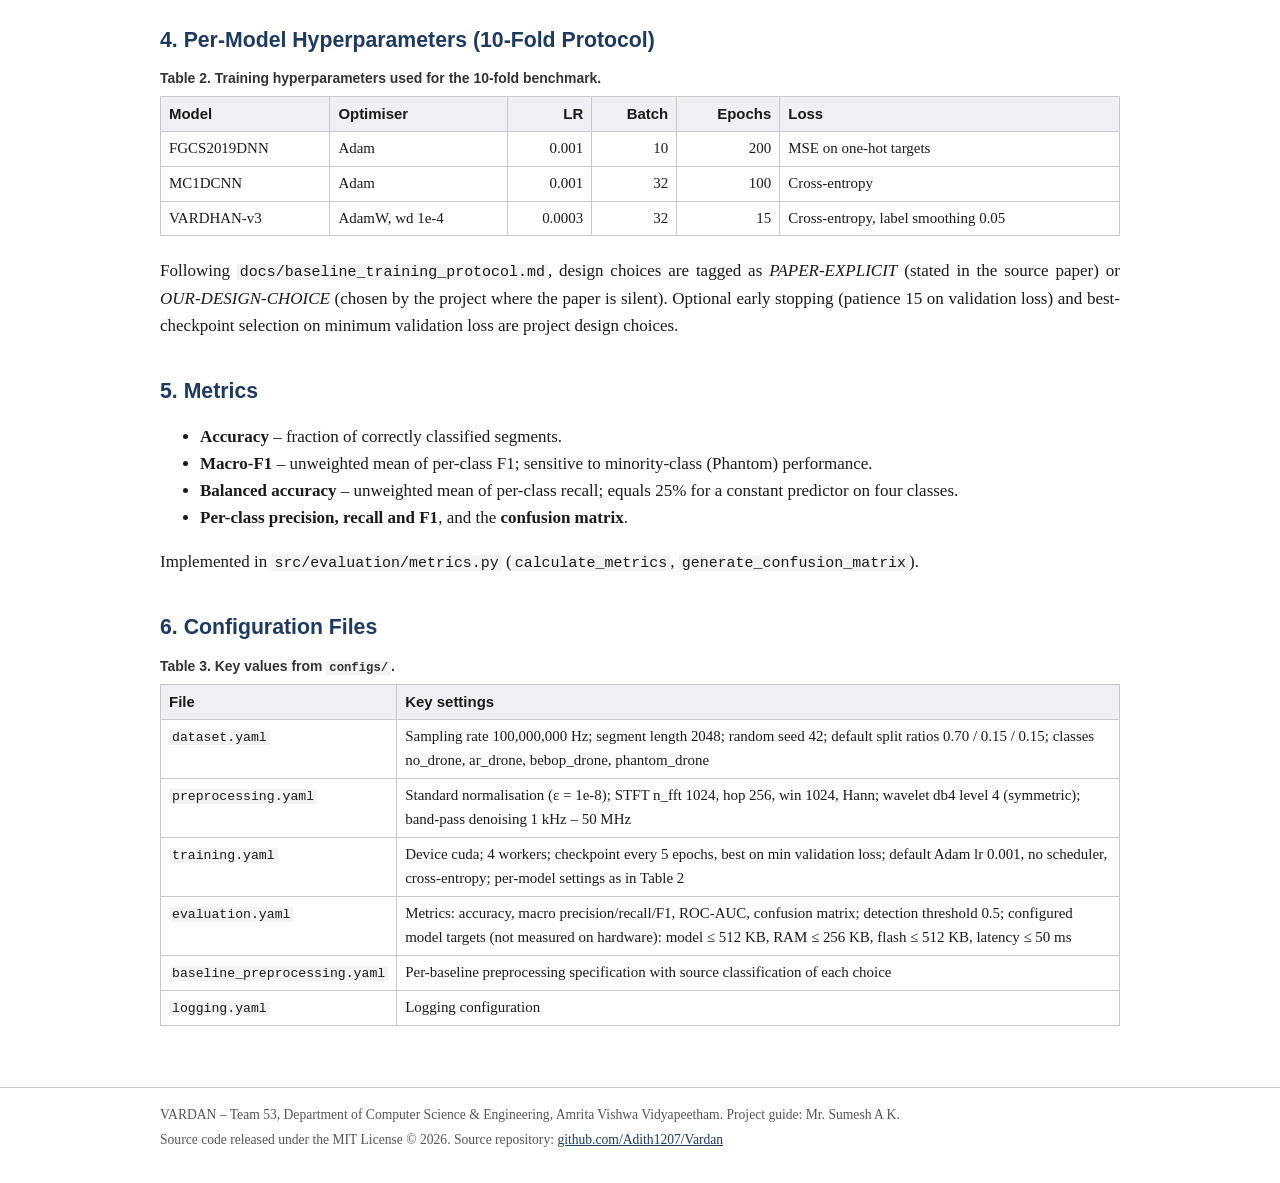
<file: website/pages/protocols.html>
<!DOCTYPE html>
<html lang="en">
<head>
  <meta charset="utf-8">
  <meta name="viewport" content="width=device-width, initial-scale=1">
  <title>Evaluation Protocols – VARDAN</title>
  <link rel="stylesheet" href="../assets/css/style.css">
</head>
<body>
  <header class="site-header">
    <div class="container">
      <p class="title"><a href="../index.html">VARDAN</a></p>
      <p class="subtitle">Vardan: Lightweight RF-Based Drone Detection and Identification</p>
      <p class="affiliation">Department of Computer Science &amp; Engineering, Amrita Vishwa Vidyapeetham &middot; Final Year B.Tech Project, Team 53</p>
    </div>
  </header>

  <nav class="site-nav" aria-label="Main">
    <div class="container">
      <ul>
        <li><a href="../index.html">Overview</a></li>
        <li><a href="dataset.html">Dataset</a></li>
        <li><a href="signal-analysis.html">Signal Analysis</a></li>
        <li><a href="preprocessing.html">Preprocessing</a></li>
        <li><a href="baselines.html">Baselines</a></li>
        <li><a href="vardhan.html">VARDHAN Models</a></li>
        <li><a href="protocols.html" aria-current="page">Evaluation Protocols</a></li>
        <li><a href="results.html">Results</a></li>
        <li><a href="limitations.html">Limitations</a></li>
        <li><a href="roadmap.html">Roadmap</a></li>
        <li><a href="code.html">Code</a></li>
        <li><a href="references.html">Team &amp; References</a></li>
      </ul>
    </div>
  </nav>

  <main>
    <div class="container">
      <h1>Evaluation Protocols</h1>
      <p>Two complementary protocols are used. The first matches the literature and makes results comparable with published numbers. The second removes the session leakage that the first allows and measures what a deployed sensor would face: drones and environments recorded in sessions the model has never seen.</p>

      <h2 id="segment">1. Protocol 1 &ndash; Standardised 10-Fold Segment-Level Cross-Validation</h2>
      <dl class="facts">
        <dt>Data</dt><dd>All 22,700 segments from the 227 synchronised receiver pairs</dd>
        <dt>Splitting</dt><dd><code>StratifiedKFold(n_splits=10, shuffle=True, random_state=1)</code> across segments</dd>
        <dt>Per fold</dt><dd>20,430 training segments (90%) and 2,270 test segments (10%), class proportions preserved</dd>
        <dt>Seed</dt><dd>1</dd>
        <dt>Reported metrics</dt><dd>Mean &plusmn; standard deviation of accuracy, macro-F1 and (for VARDHAN-v3) balanced accuracy over 10 folds; confusion matrix pooled over all 22,700 test predictions</dd>
        <dt>Models evaluated</dt><dd>FGCS2019DNN, MC1DCNN, VARDHAN-v3</dd>
      </dl>
      <div class="note warning">
        <p><strong>Caveat.</strong> Segments are assigned to folds independently, so segments from the same recording appear in both training and test sets. This is the protocol used by the original papers, but it measures within-session interpolation rather than generalisation to new recordings.</p>
      </div>

      <h2 id="strict">2. Protocol 2 &ndash; Strict Recording-Level Benchmark (Zero Leakage)</h2>
      <dl class="facts">
        <dt>Data</dt><dd>454 files from 23 distinct recording sessions</dd>
        <dt>Splitting</dt><dd>Sessions assigned exclusively to one split: 15 training (308 files), 4 validation (73 files), 4 test (73 files)</dd>
        <dt>Overlap</dt><dd>Recording overlap 0, file overlap 0</dd>
        <dt>Seed</dt><dd>42</dd>
        <dt>Model selection</dt><dd>Checkpoint with minimum validation loss</dd>
        <dt>Split files</dt><dd><code>data/splits/train.csv</code>, <code>val.csv</code>, <code>test.csv</code> (generated by <code>src/data/create_splits.py</code>)</dd>
      </dl>
      <p>The class composition of each split is given in <a href="dataset.html#strict-split">Dataset &sect;5</a>. In this split the Phantom class appears on different receiver bands in training and test (<a href="dataset.html#band-shift">Dataset &sect;6</a>).</p>

      <h2 id="comparison">3. Strict Protocol: Historical Baselines vs Final VARDHAN-v3 Run</h2>
      <table>
        <caption>Table 1. Settings of the two strict-protocol experiment series.</caption>
        <thead>
          <tr><th>Parameter</th><th>Historical baselines</th><th>Final VARDHAN-v3</th></tr>
        </thead>
        <tbody>
          <tr><td>Segments per file</td><td>5 (365 test segments)</td><td>50 (3,650 test segments)</td></tr>
          <tr><td>Seed</td><td>42</td><td>42</td></tr>
          <tr><td>Epochs</td><td>5</td><td>100</td></tr>
          <tr><td>Learning rate</td><td>0.001</td><td>0.0003</td></tr>
          <tr><td>Optimiser</td><td>Adam</td><td>AdamW (weight decay 1&times;10<sup>&minus;4</sup>)</td></tr>
          <tr><td>Scheduler</td><td>None</td><td>Cosine annealing (min 1&times;10<sup>&minus;6</sup>)</td></tr>
          <tr><td>Loss</td><td>Cross-entropy</td><td>Cross-entropy with label smoothing 0.05</td></tr>
        </tbody>
      </table>
      <p class="muted">Because the two series use different sampling densities and training budgets, the strict numbers are not a controlled head-to-head comparison.</p>

      <h2 id="hyperparameters">4. Per-Model Hyperparameters (10-Fold Protocol)</h2>
      <table>
        <caption>Table 2. Training hyperparameters used for the 10-fold benchmark.</caption>
        <thead>
          <tr><th>Model</th><th>Optimiser</th><th class="num">LR</th><th class="num">Batch</th><th class="num">Epochs</th><th>Loss</th></tr>
        </thead>
        <tbody>
          <tr><td>FGCS2019DNN</td><td>Adam</td><td class="num">0.001</td><td class="num">10</td><td class="num">200</td><td>MSE on one-hot targets</td></tr>
          <tr><td>MC1DCNN</td><td>Adam</td><td class="num">0.001</td><td class="num">32</td><td class="num">100</td><td>Cross-entropy</td></tr>
          <tr><td>VARDHAN-v3</td><td>AdamW, wd 1e-4</td><td class="num">0.0003</td><td class="num">32</td><td class="num">15</td><td>Cross-entropy, label smoothing 0.05</td></tr>
        </tbody>
      </table>
      <p>Following <code>docs/baseline_training_protocol.md</code>, design choices are tagged as <em>PAPER-EXPLICIT</em> (stated in the source paper) or <em>OUR-DESIGN-CHOICE</em> (chosen by the project where the paper is silent). Optional early stopping (patience 15 on validation loss) and best-checkpoint selection on minimum validation loss are project design choices.</p>

      <h2 id="metrics">5. Metrics</h2>
      <ul>
        <li><strong>Accuracy</strong> &ndash; fraction of correctly classified segments.</li>
        <li><strong>Macro-F1</strong> &ndash; unweighted mean of per-class F1; sensitive to minority-class (Phantom) performance.</li>
        <li><strong>Balanced accuracy</strong> &ndash; unweighted mean of per-class recall; equals 25% for a constant predictor on four classes.</li>
        <li><strong>Per-class precision, recall and F1</strong>, and the <strong>confusion matrix</strong>.</li>
      </ul>
      <p>Implemented in <code>src/evaluation/metrics.py</code> (<code>calculate_metrics</code>, <code>generate_confusion_matrix</code>).</p>

      <h2 id="config">6. Configuration Files</h2>
      <table>
        <caption>Table 3. Key values from <code>configs/</code>.</caption>
        <thead>
          <tr><th>File</th><th>Key settings</th></tr>
        </thead>
        <tbody>
          <tr><td><code>dataset.yaml</code></td><td>Sampling rate 100,000,000 Hz; segment length 2048; random seed 42; default split ratios 0.70 / 0.15 / 0.15; classes no_drone, ar_drone, bebop_drone, phantom_drone</td></tr>
          <tr><td><code>preprocessing.yaml</code></td><td>Standard normalisation (&epsilon; = 1e-8); STFT n_fft 1024, hop 256, win 1024, Hann; wavelet db4 level 4 (symmetric); band-pass denoising 1 kHz &ndash; 50 MHz</td></tr>
          <tr><td><code>training.yaml</code></td><td>Device cuda; 4 workers; checkpoint every 5 epochs, best on min validation loss; default Adam lr 0.001, no scheduler, cross-entropy; per-model settings as in Table 2</td></tr>
          <tr><td><code>evaluation.yaml</code></td><td>Metrics: accuracy, macro precision/recall/F1, ROC-AUC, confusion matrix; detection threshold 0.5; configured model targets (not measured on hardware): model &le; 512 KB, RAM &le; 256 KB, flash &le; 512 KB, latency &le; 50 ms</td></tr>
          <tr><td><code>baseline_preprocessing.yaml</code></td><td>Per-baseline preprocessing specification with source classification of each choice</td></tr>
          <tr><td><code>logging.yaml</code></td><td>Logging configuration</td></tr>
        </tbody>
      </table>
    </div>
  </main>

  <footer class="site-footer">
    <div class="container">
      <p>VARDAN &ndash; Team 53, Department of Computer Science &amp; Engineering, Amrita Vishwa Vidyapeetham. Project guide: Mr. Sumesh A K.</p>
      <p>Source code released under the MIT License &copy; 2026. Source repository: <a href="https://github.com/Adith1207/Vardan">github.com/Adith1207/Vardan</a></p>
    </div>
  </footer>
</body>
</html>
</file>
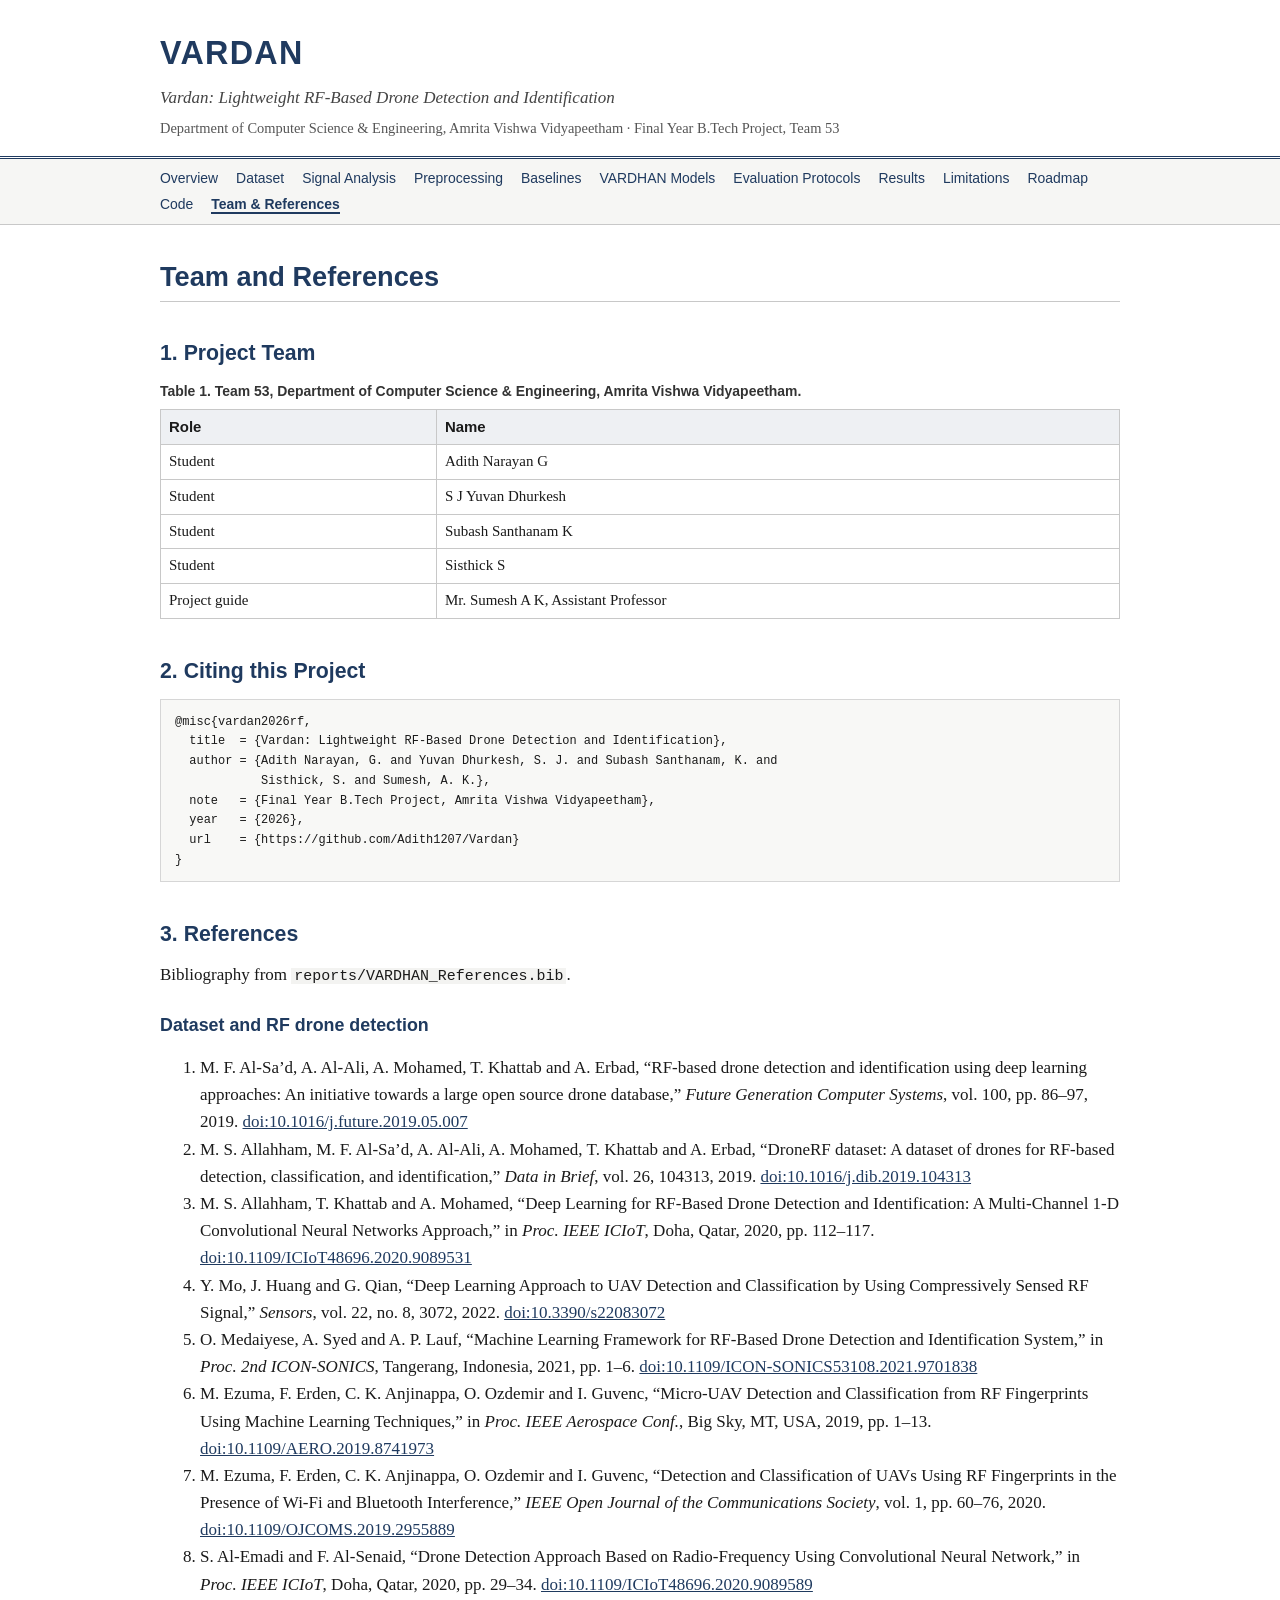
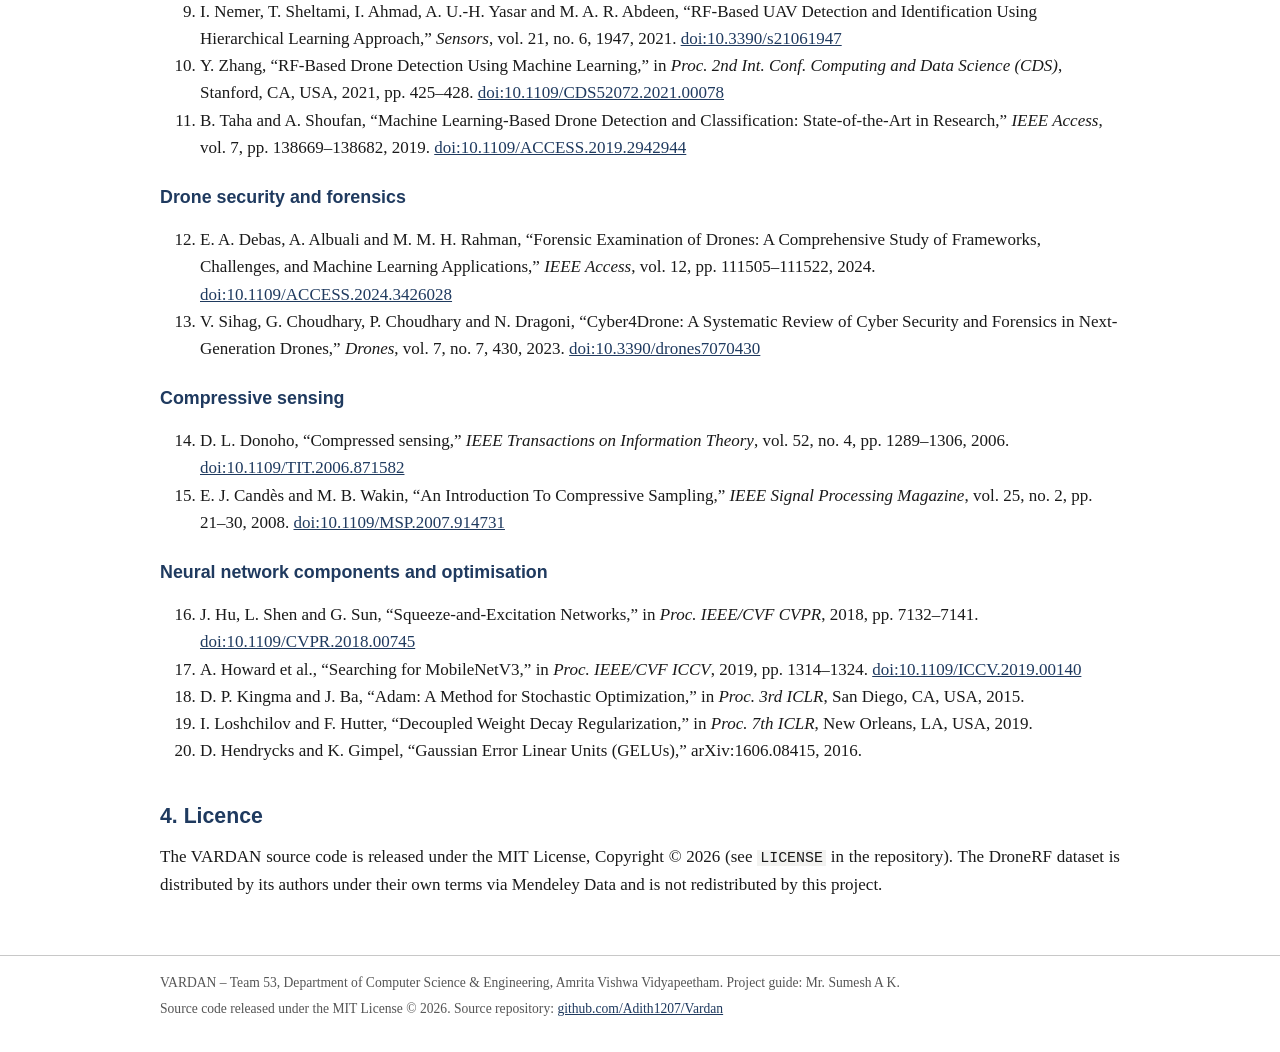
<file: website/pages/references.html>
<!DOCTYPE html>
<html lang="en">
<head>
  <meta charset="utf-8">
  <meta name="viewport" content="width=device-width, initial-scale=1">
  <title>Team and References – VARDAN</title>
  <link rel="stylesheet" href="../assets/css/style.css">
</head>
<body>
  <header class="site-header">
    <div class="container">
      <p class="title"><a href="../index.html">VARDAN</a></p>
      <p class="subtitle">Vardan: Lightweight RF-Based Drone Detection and Identification</p>
      <p class="affiliation">Department of Computer Science &amp; Engineering, Amrita Vishwa Vidyapeetham &middot; Final Year B.Tech Project, Team 53</p>
    </div>
  </header>

  <nav class="site-nav" aria-label="Main">
    <div class="container">
      <ul>
        <li><a href="../index.html">Overview</a></li>
        <li><a href="dataset.html">Dataset</a></li>
        <li><a href="signal-analysis.html">Signal Analysis</a></li>
        <li><a href="preprocessing.html">Preprocessing</a></li>
        <li><a href="baselines.html">Baselines</a></li>
        <li><a href="vardhan.html">VARDHAN Models</a></li>
        <li><a href="protocols.html">Evaluation Protocols</a></li>
        <li><a href="results.html">Results</a></li>
        <li><a href="limitations.html">Limitations</a></li>
        <li><a href="roadmap.html">Roadmap</a></li>
        <li><a href="code.html">Code</a></li>
        <li><a href="references.html" aria-current="page">Team &amp; References</a></li>
      </ul>
    </div>
  </nav>

  <main>
    <div class="container">
      <h1>Team and References</h1>

      <h2 id="team">1. Project Team</h2>
      <table>
        <caption>Table 1. Team 53, Department of Computer Science &amp; Engineering, Amrita Vishwa Vidyapeetham.</caption>
        <thead>
          <tr><th>Role</th><th>Name</th></tr>
        </thead>
        <tbody>
          <tr><td>Student</td><td>Adith Narayan G</td></tr>
          <tr><td>Student</td><td>S J Yuvan Dhurkesh</td></tr>
          <tr><td>Student</td><td>Subash Santhanam K</td></tr>
          <tr><td>Student</td><td>Sisthick S</td></tr>
          <tr><td>Project guide</td><td>Mr. Sumesh A K, Assistant Professor</td></tr>
        </tbody>
      </table>

      <h2 id="cite">2. Citing this Project</h2>
      <pre><code>@misc{vardan2026rf,
  title  = {Vardan: Lightweight RF-Based Drone Detection and Identification},
  author = {Adith Narayan, G. and Yuvan Dhurkesh, S. J. and Subash Santhanam, K. and
            Sisthick, S. and Sumesh, A. K.},
  note   = {Final Year B.Tech Project, Amrita Vishwa Vidyapeetham},
  year   = {2026},
  url    = {https://github.com/Adith1207/Vardan}
}</code></pre>

      <h2 id="references">3. References</h2>
      <p>Bibliography from <code>reports/VARDHAN_References.bib</code>.</p>
      <h3>Dataset and RF drone detection</h3>
      <ol>
        <li>M. F. Al-Sa&rsquo;d, A. Al-Ali, A. Mohamed, T. Khattab and A. Erbad, &ldquo;RF-based drone detection and identification using deep learning approaches: An initiative towards a large open source drone database,&rdquo; <em>Future Generation Computer Systems</em>, vol. 100, pp. 86&ndash;97, 2019. <a href="https://doi.org/10.1016/j.future.2019.05.007">doi:10.1016/j.future.2019.05.007</a></li>
        <li>M. S. Allahham, M. F. Al-Sa&rsquo;d, A. Al-Ali, A. Mohamed, T. Khattab and A. Erbad, &ldquo;DroneRF dataset: A dataset of drones for RF-based detection, classification, and identification,&rdquo; <em>Data in Brief</em>, vol. 26, 104313, 2019. <a href="https://doi.org/10.1016/j.dib.2019.104313">doi:10.1016/j.dib.2019.104313</a></li>
        <li>M. S. Allahham, T. Khattab and A. Mohamed, &ldquo;Deep Learning for RF-Based Drone Detection and Identification: A Multi-Channel 1-D Convolutional Neural Networks Approach,&rdquo; in <em>Proc. IEEE ICIoT</em>, Doha, Qatar, 2020, pp. 112&ndash;117. <a href="https://doi.org/10.1109/ICIoT48696.2020.9089531">doi:10.1109/ICIoT48696.2020.9089531</a></li>
        <li>Y. Mo, J. Huang and G. Qian, &ldquo;Deep Learning Approach to UAV Detection and Classification by Using Compressively Sensed RF Signal,&rdquo; <em>Sensors</em>, vol. 22, no. 8, 3072, 2022. <a href="https://doi.org/10.3390/s22083072">doi:10.3390/s22083072</a></li>
        <li>O. Medaiyese, A. Syed and A. P. Lauf, &ldquo;Machine Learning Framework for RF-Based Drone Detection and Identification System,&rdquo; in <em>Proc. 2nd ICON-SONICS</em>, Tangerang, Indonesia, 2021, pp. 1&ndash;6. <a href="https://doi.org/10.1109/ICON-SONICS53108.2021.9701838">doi:10.1109/ICON-SONICS53108.2021.9701838</a></li>
        <li>M. Ezuma, F. Erden, C. K. Anjinappa, O. Ozdemir and I. Guvenc, &ldquo;Micro-UAV Detection and Classification from RF Fingerprints Using Machine Learning Techniques,&rdquo; in <em>Proc. IEEE Aerospace Conf.</em>, Big Sky, MT, USA, 2019, pp. 1&ndash;13. <a href="https://doi.org/10.1109/AERO.2019.8741973">doi:10.1109/AERO.2019.8741973</a></li>
        <li>M. Ezuma, F. Erden, C. K. Anjinappa, O. Ozdemir and I. Guvenc, &ldquo;Detection and Classification of UAVs Using RF Fingerprints in the Presence of Wi-Fi and Bluetooth Interference,&rdquo; <em>IEEE Open Journal of the Communications Society</em>, vol. 1, pp. 60&ndash;76, 2020. <a href="https://doi.org/10.1109/OJCOMS.2019.2955889">doi:10.1109/OJCOMS.2019.2955889</a></li>
        <li>S. Al-Emadi and F. Al-Senaid, &ldquo;Drone Detection Approach Based on Radio-Frequency Using Convolutional Neural Network,&rdquo; in <em>Proc. IEEE ICIoT</em>, Doha, Qatar, 2020, pp. 29&ndash;34. <a href="https://doi.org/10.1109/ICIoT48696.2020.9089589">doi:10.1109/ICIoT48696.2020.9089589</a></li>
        <li>I. Nemer, T. Sheltami, I. Ahmad, A. U.-H. Yasar and M. A. R. Abdeen, &ldquo;RF-Based UAV Detection and Identification Using Hierarchical Learning Approach,&rdquo; <em>Sensors</em>, vol. 21, no. 6, 1947, 2021. <a href="https://doi.org/10.3390/s21061947">doi:10.3390/s21061947</a></li>
        <li>Y. Zhang, &ldquo;RF-Based Drone Detection Using Machine Learning,&rdquo; in <em>Proc. 2nd Int. Conf. Computing and Data Science (CDS)</em>, Stanford, CA, USA, 2021, pp. 425&ndash;428. <a href="https://doi.org/10.1109/CDS52072.2021.00078">doi:10.1109/CDS52072.2021.00078</a></li>
        <li>B. Taha and A. Shoufan, &ldquo;Machine Learning-Based Drone Detection and Classification: State-of-the-Art in Research,&rdquo; <em>IEEE Access</em>, vol. 7, pp. 138669&ndash;138682, 2019. <a href="https://doi.org/10.1109/ACCESS.2019.2942944">doi:10.1109/ACCESS.2019.2942944</a></li>
      </ol>
      <h3>Drone security and forensics</h3>
      <ol start="12">
        <li>E. A. Debas, A. Albuali and M. M. H. Rahman, &ldquo;Forensic Examination of Drones: A Comprehensive Study of Frameworks, Challenges, and Machine Learning Applications,&rdquo; <em>IEEE Access</em>, vol. 12, pp. 111505&ndash;111522, 2024. <a href="https://doi.org/10.1109/ACCESS.2024.3426028">doi:10.1109/ACCESS.2024.3426028</a></li>
        <li>V. Sihag, G. Choudhary, P. Choudhary and N. Dragoni, &ldquo;Cyber4Drone: A Systematic Review of Cyber Security and Forensics in Next-Generation Drones,&rdquo; <em>Drones</em>, vol. 7, no. 7, 430, 2023. <a href="https://doi.org/10.3390/drones7070430">doi:10.3390/drones7070430</a></li>
      </ol>
      <h3>Compressive sensing</h3>
      <ol start="14">
        <li>D. L. Donoho, &ldquo;Compressed sensing,&rdquo; <em>IEEE Transactions on Information Theory</em>, vol. 52, no. 4, pp. 1289&ndash;1306, 2006. <a href="https://doi.org/10.1109/TIT.2006.871582">doi:10.1109/TIT.2006.871582</a></li>
        <li>E. J. Cand&egrave;s and M. B. Wakin, &ldquo;An Introduction To Compressive Sampling,&rdquo; <em>IEEE Signal Processing Magazine</em>, vol. 25, no. 2, pp. 21&ndash;30, 2008. <a href="https://doi.org/10.1109/MSP.2007.914731">doi:10.1109/MSP.2007.914731</a></li>
      </ol>
      <h3>Neural network components and optimisation</h3>
      <ol start="16">
        <li>J. Hu, L. Shen and G. Sun, &ldquo;Squeeze-and-Excitation Networks,&rdquo; in <em>Proc. IEEE/CVF CVPR</em>, 2018, pp. 7132&ndash;7141. <a href="https://doi.org/10.1109/CVPR.2018.00745">doi:10.1109/CVPR.2018.00745</a></li>
        <li>A. Howard et al., &ldquo;Searching for MobileNetV3,&rdquo; in <em>Proc. IEEE/CVF ICCV</em>, 2019, pp. 1314&ndash;1324. <a href="https://doi.org/10.1109/ICCV.2019.00140">doi:10.1109/ICCV.2019.00140</a></li>
        <li>D. P. Kingma and J. Ba, &ldquo;Adam: A Method for Stochastic Optimization,&rdquo; in <em>Proc. 3rd ICLR</em>, San Diego, CA, USA, 2015.</li>
        <li>I. Loshchilov and F. Hutter, &ldquo;Decoupled Weight Decay Regularization,&rdquo; in <em>Proc. 7th ICLR</em>, New Orleans, LA, USA, 2019.</li>
        <li>D. Hendrycks and K. Gimpel, &ldquo;Gaussian Error Linear Units (GELUs),&rdquo; arXiv:1606.08415, 2016.</li>
      </ol>

      <h2 id="licence">4. Licence</h2>
      <p>The VARDAN source code is released under the MIT License, Copyright &copy; 2026 (see <code>LICENSE</code> in the repository). The DroneRF dataset is distributed by its authors under their own terms via Mendeley Data and is not redistributed by this project.</p>
    </div>
  </main>

  <footer class="site-footer">
    <div class="container">
      <p>VARDAN &ndash; Team 53, Department of Computer Science &amp; Engineering, Amrita Vishwa Vidyapeetham. Project guide: Mr. Sumesh A K.</p>
      <p>Source code released under the MIT License &copy; 2026. Source repository: <a href="https://github.com/Adith1207/Vardan">github.com/Adith1207/Vardan</a></p>
    </div>
  </footer>
</body>
</html>
</file>
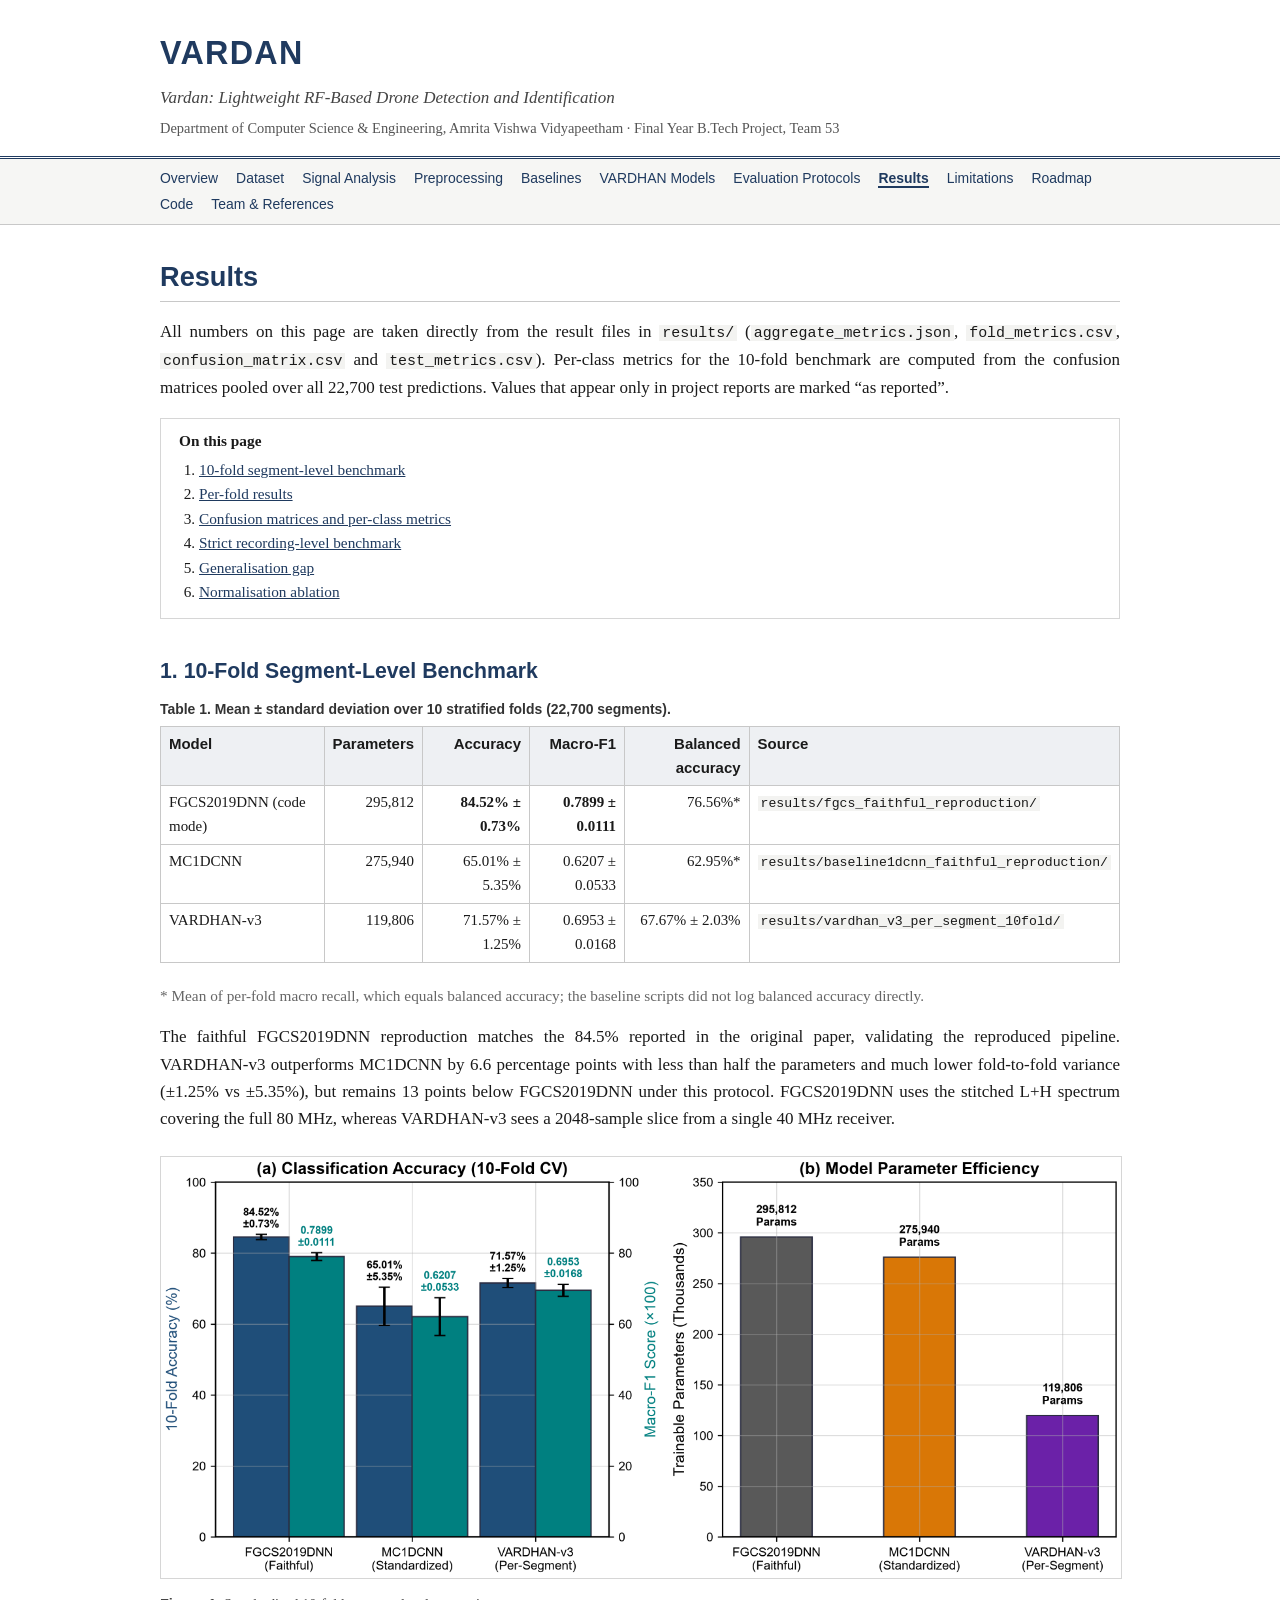
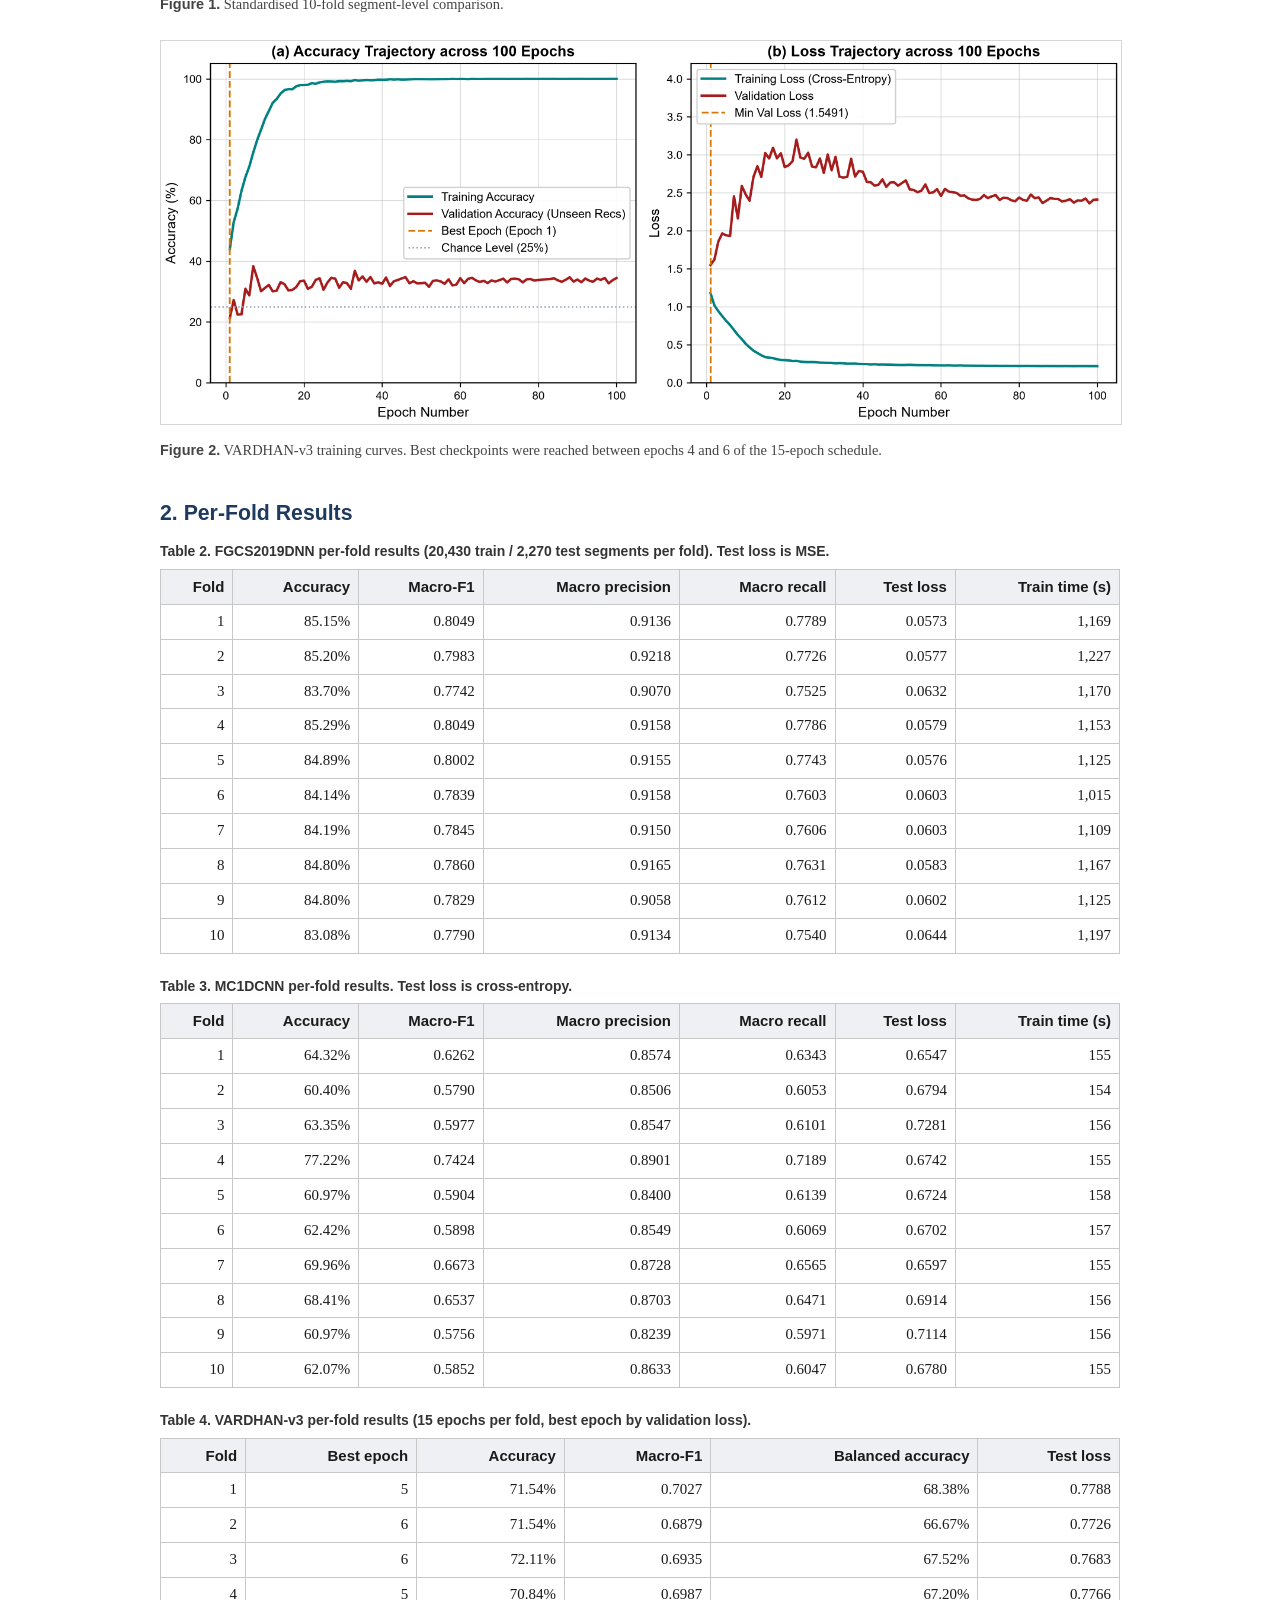
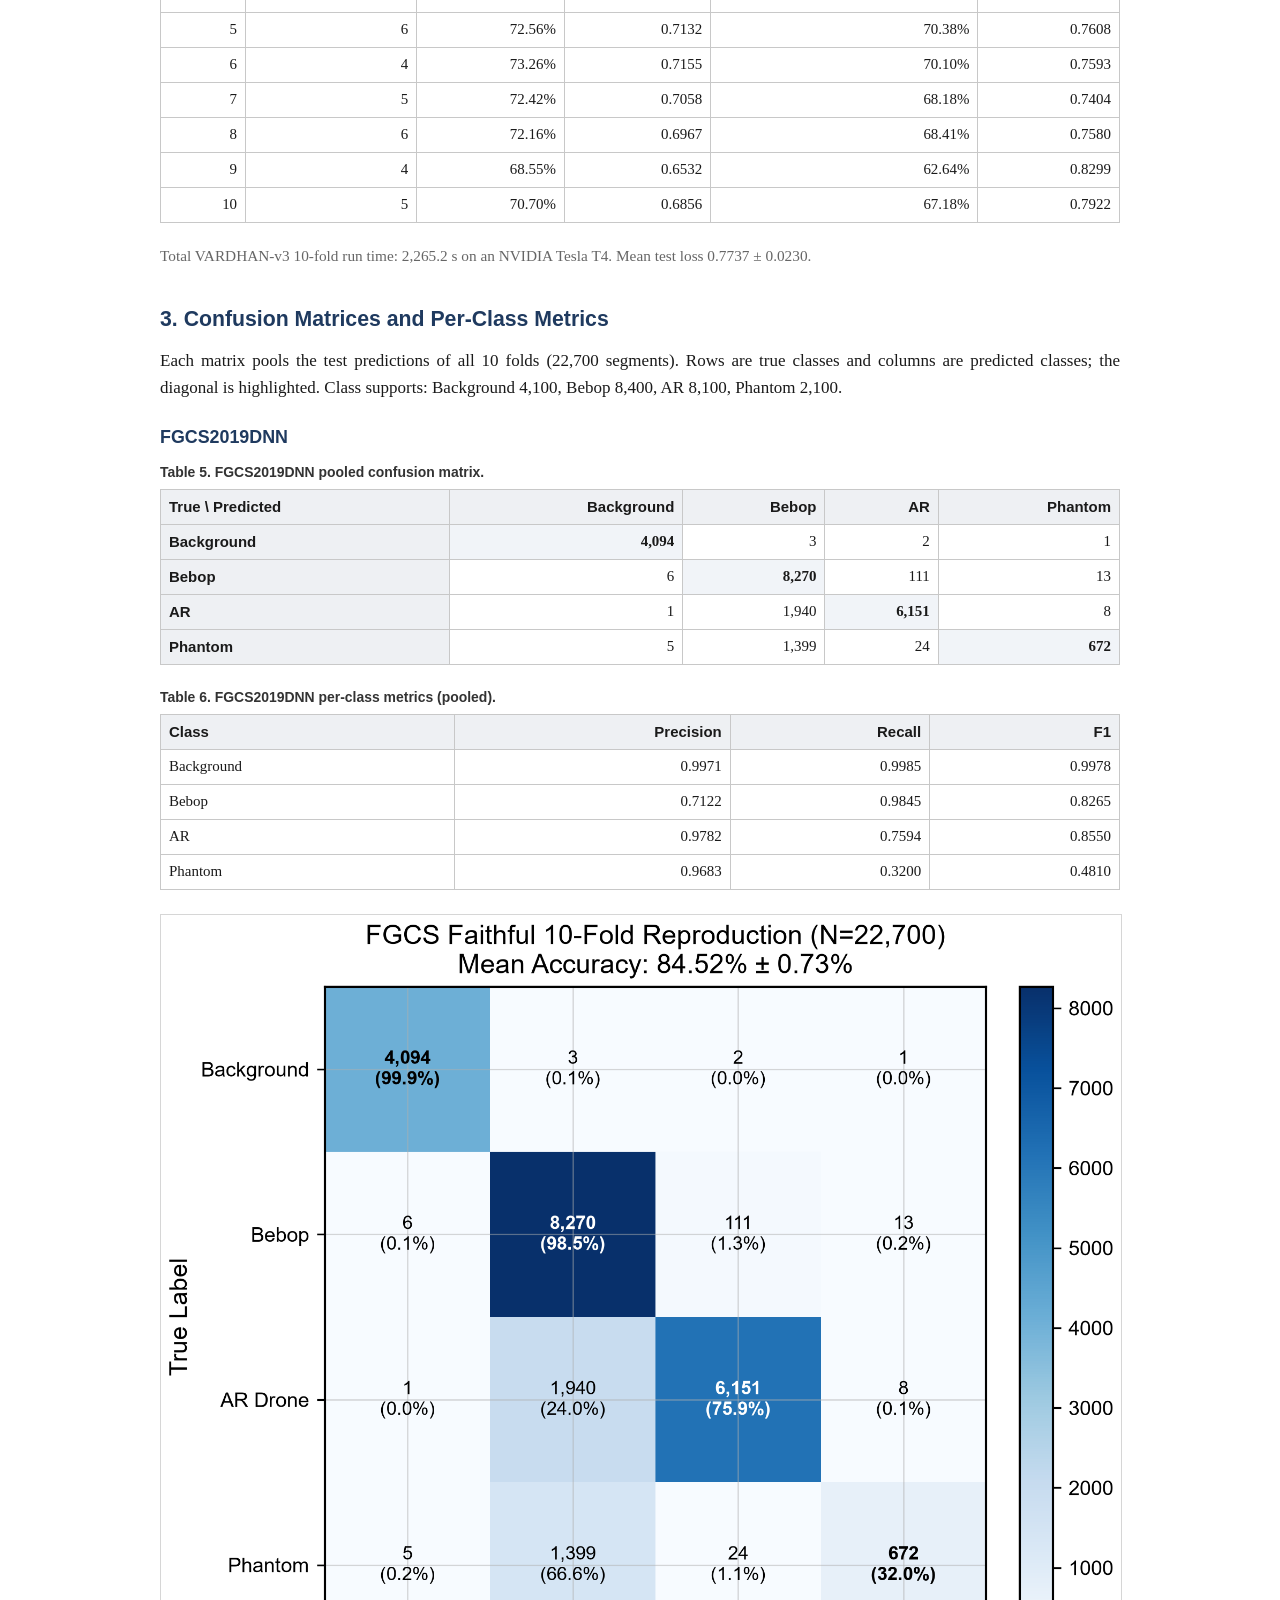
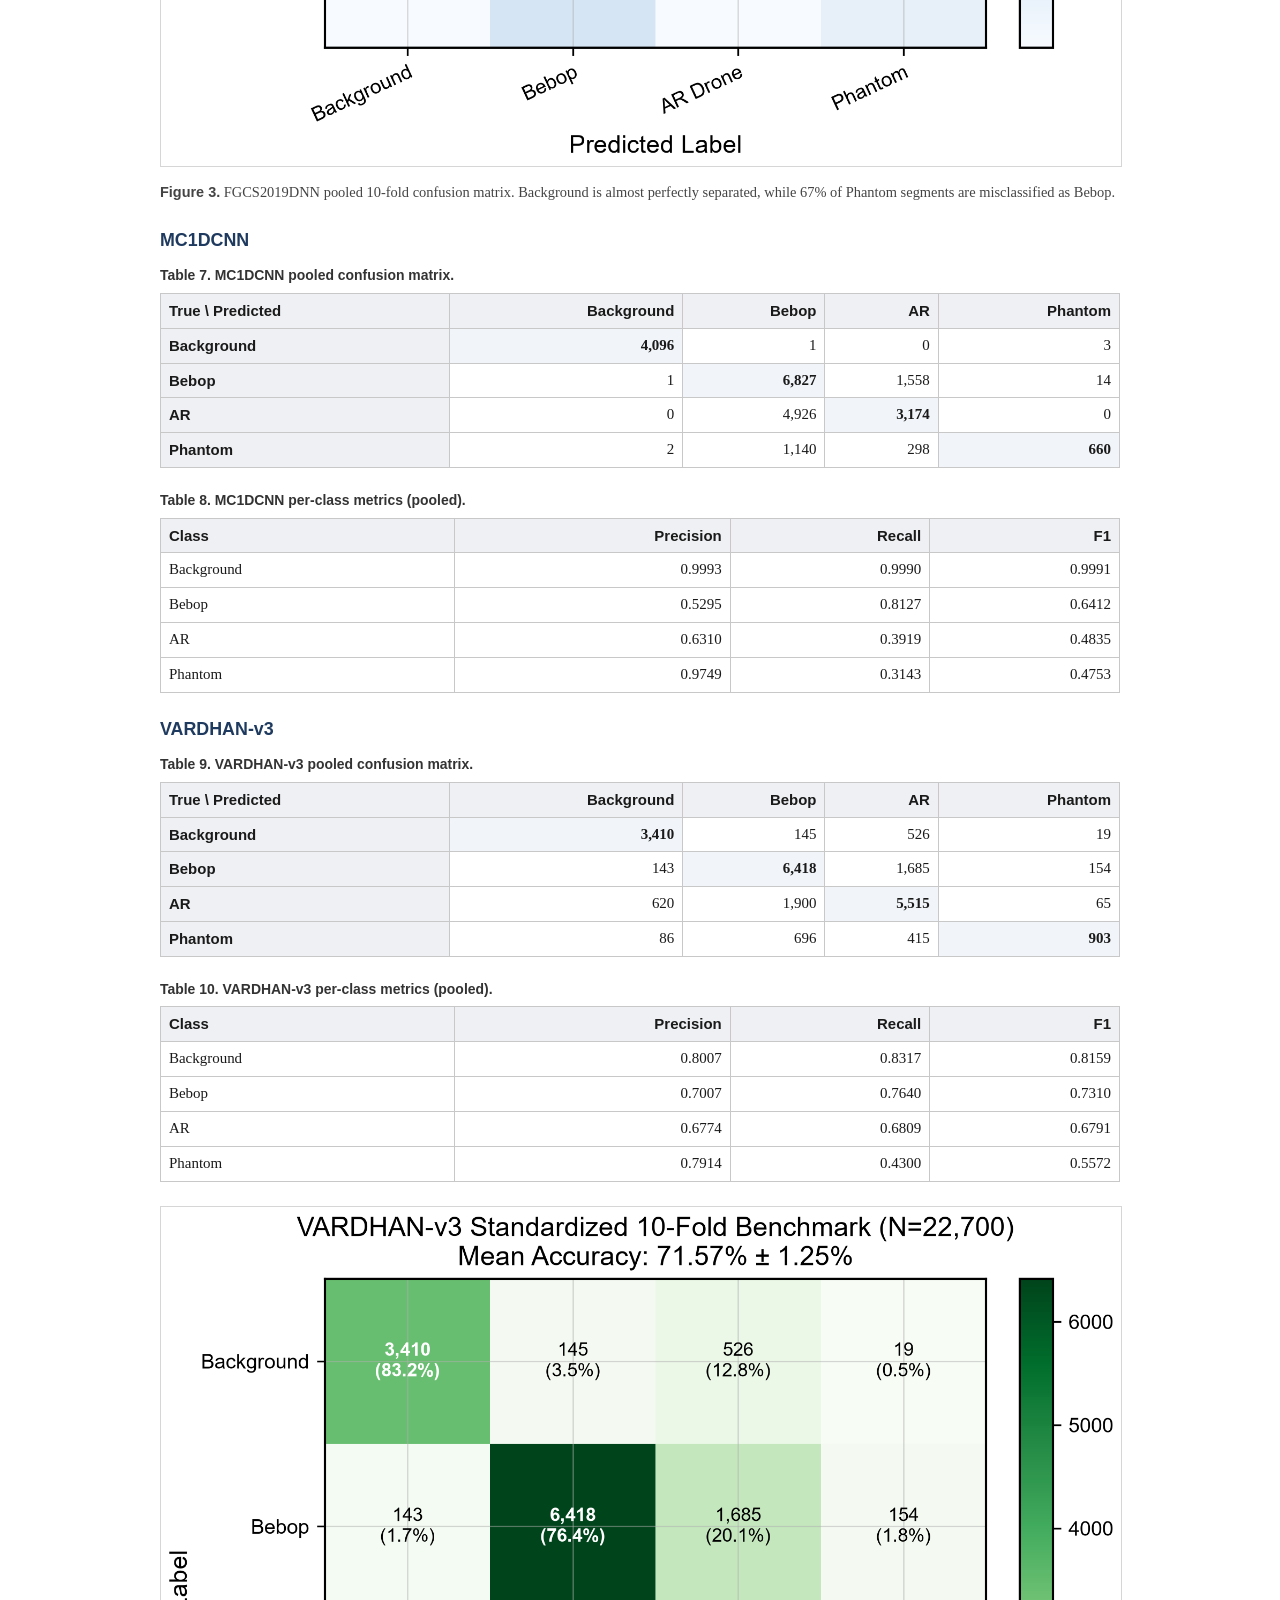
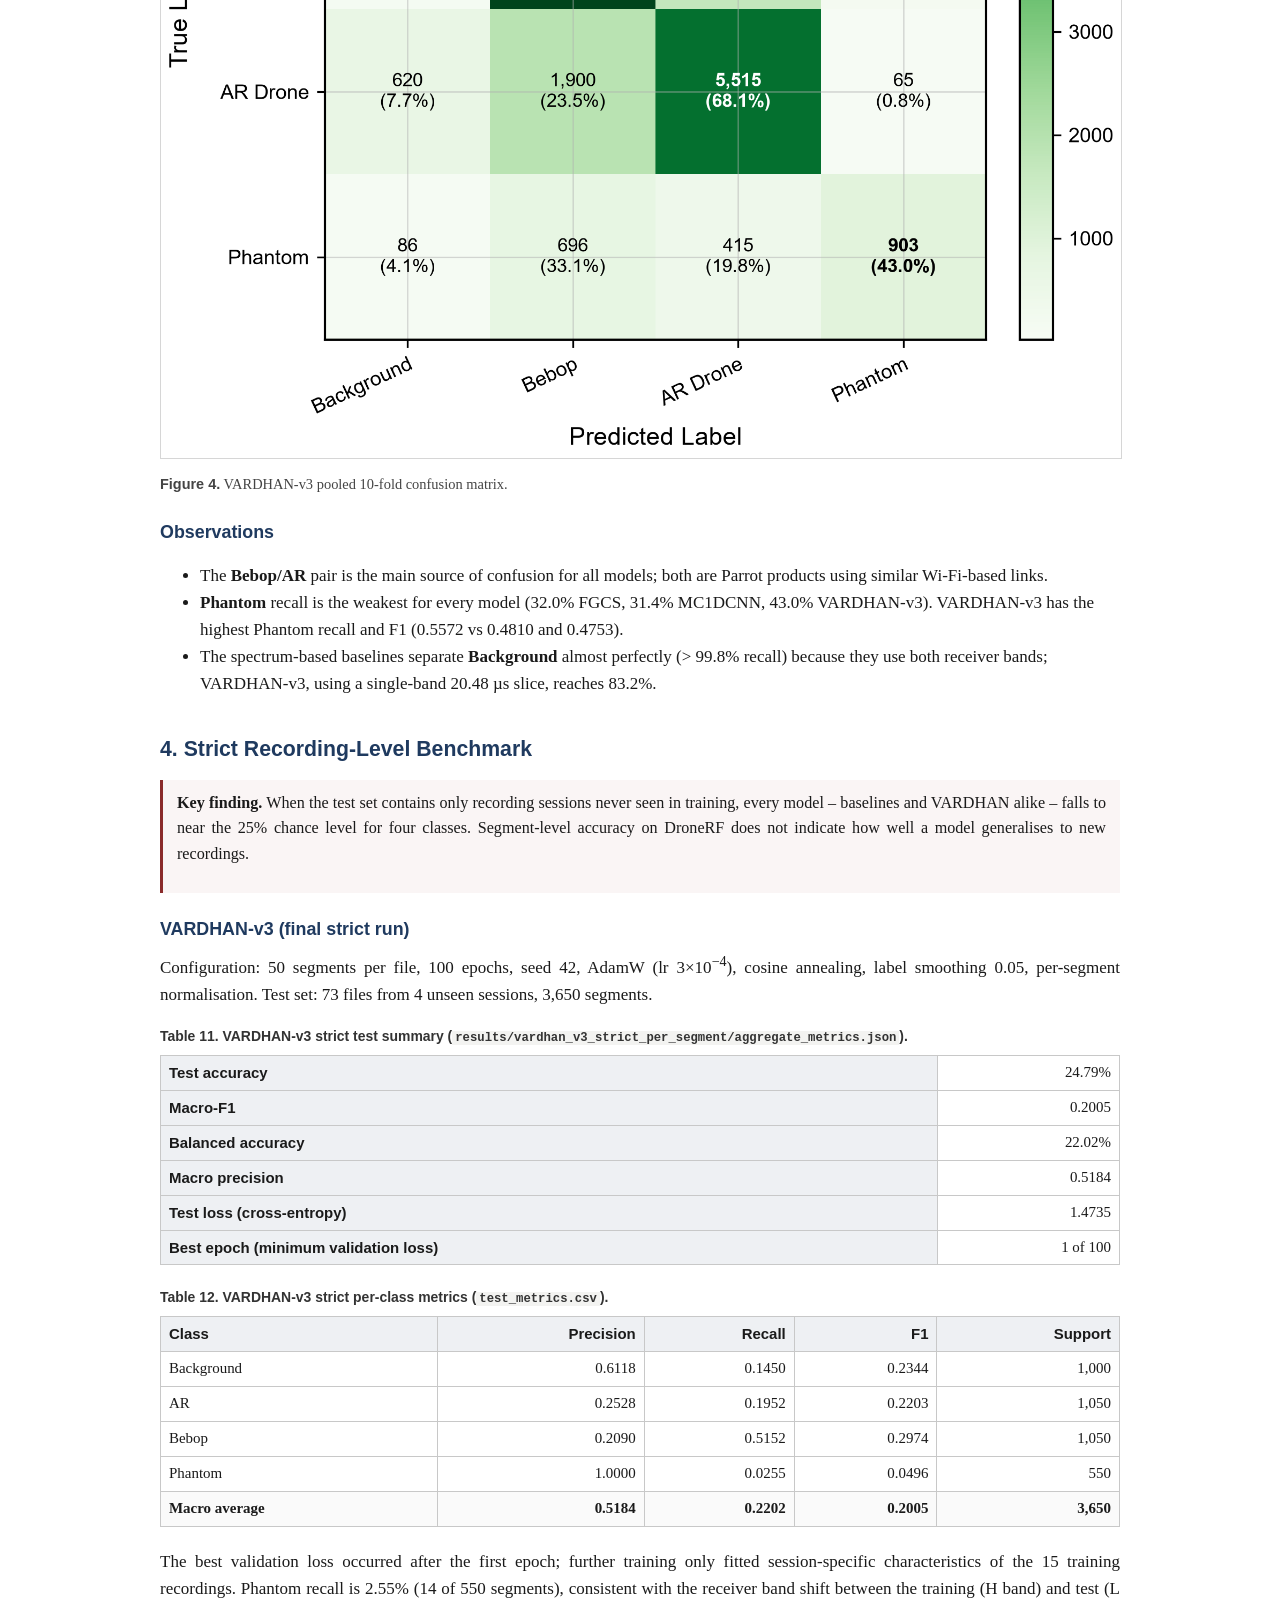
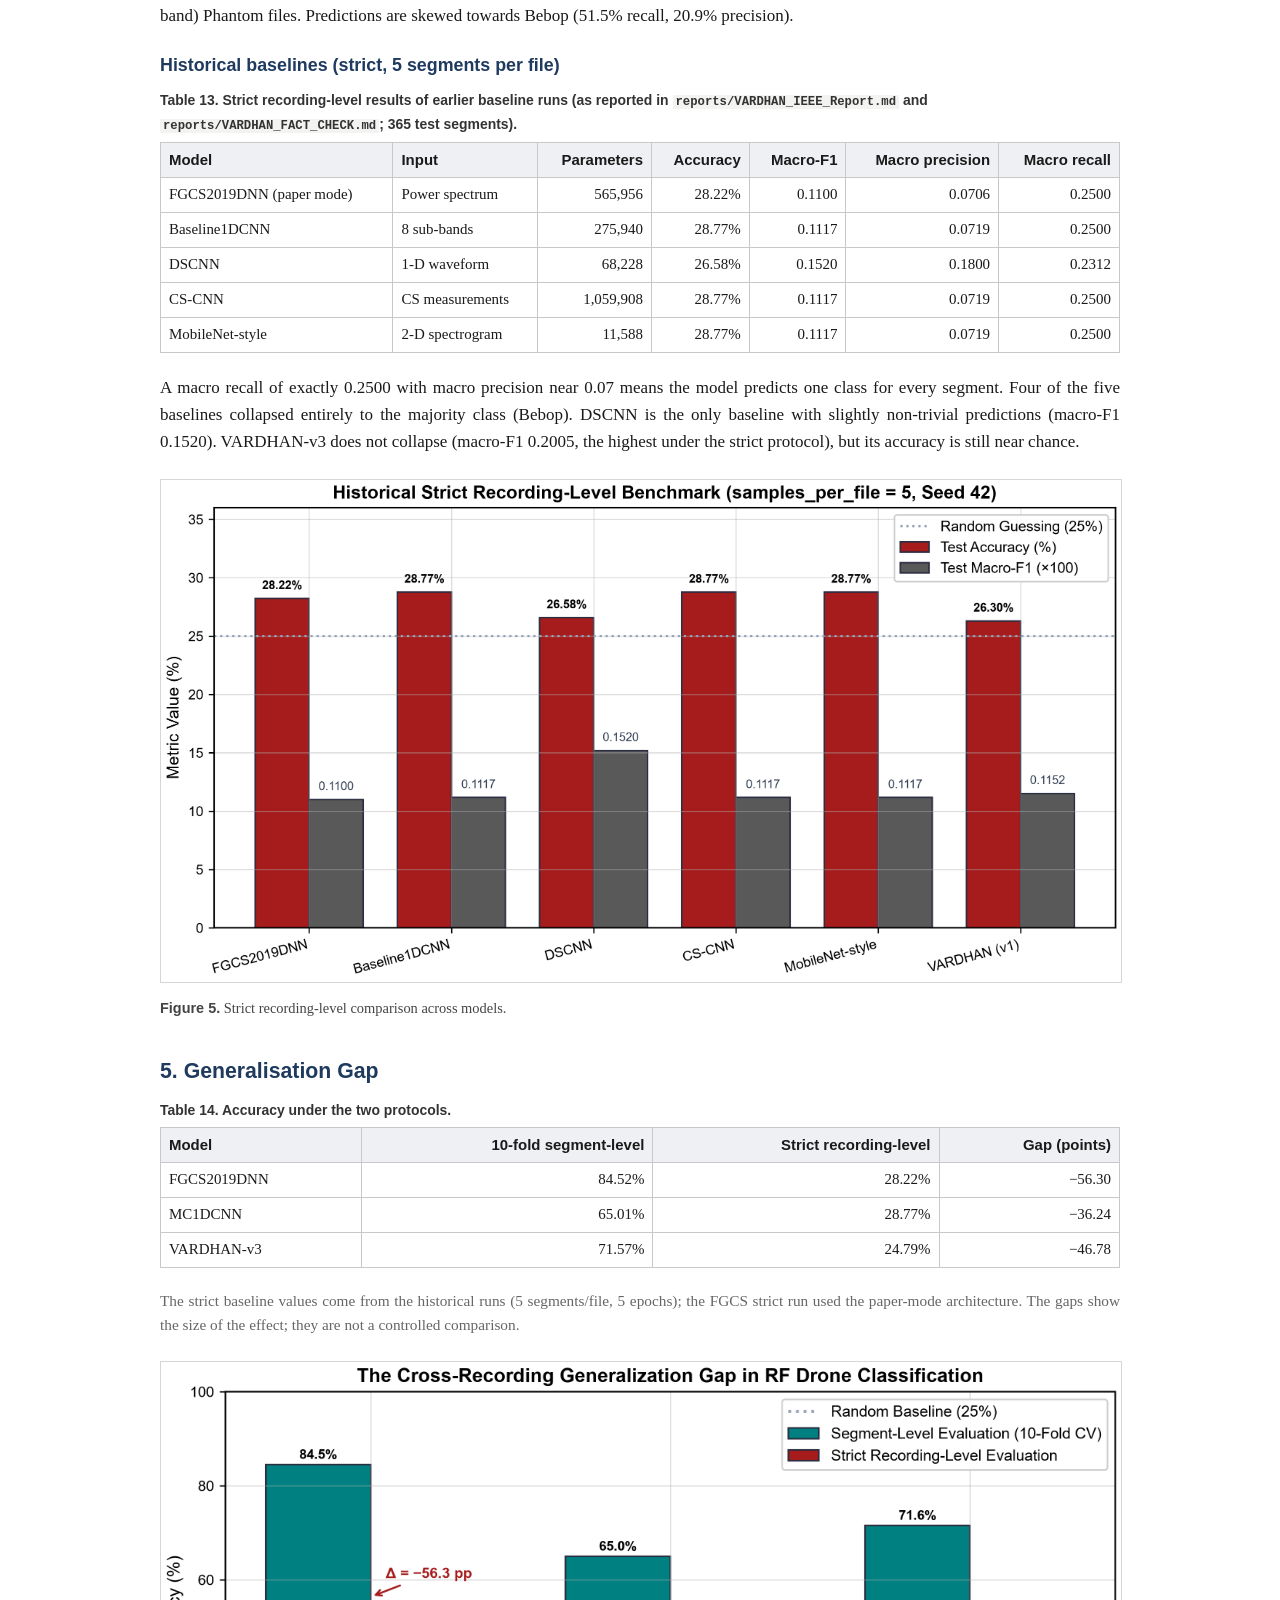
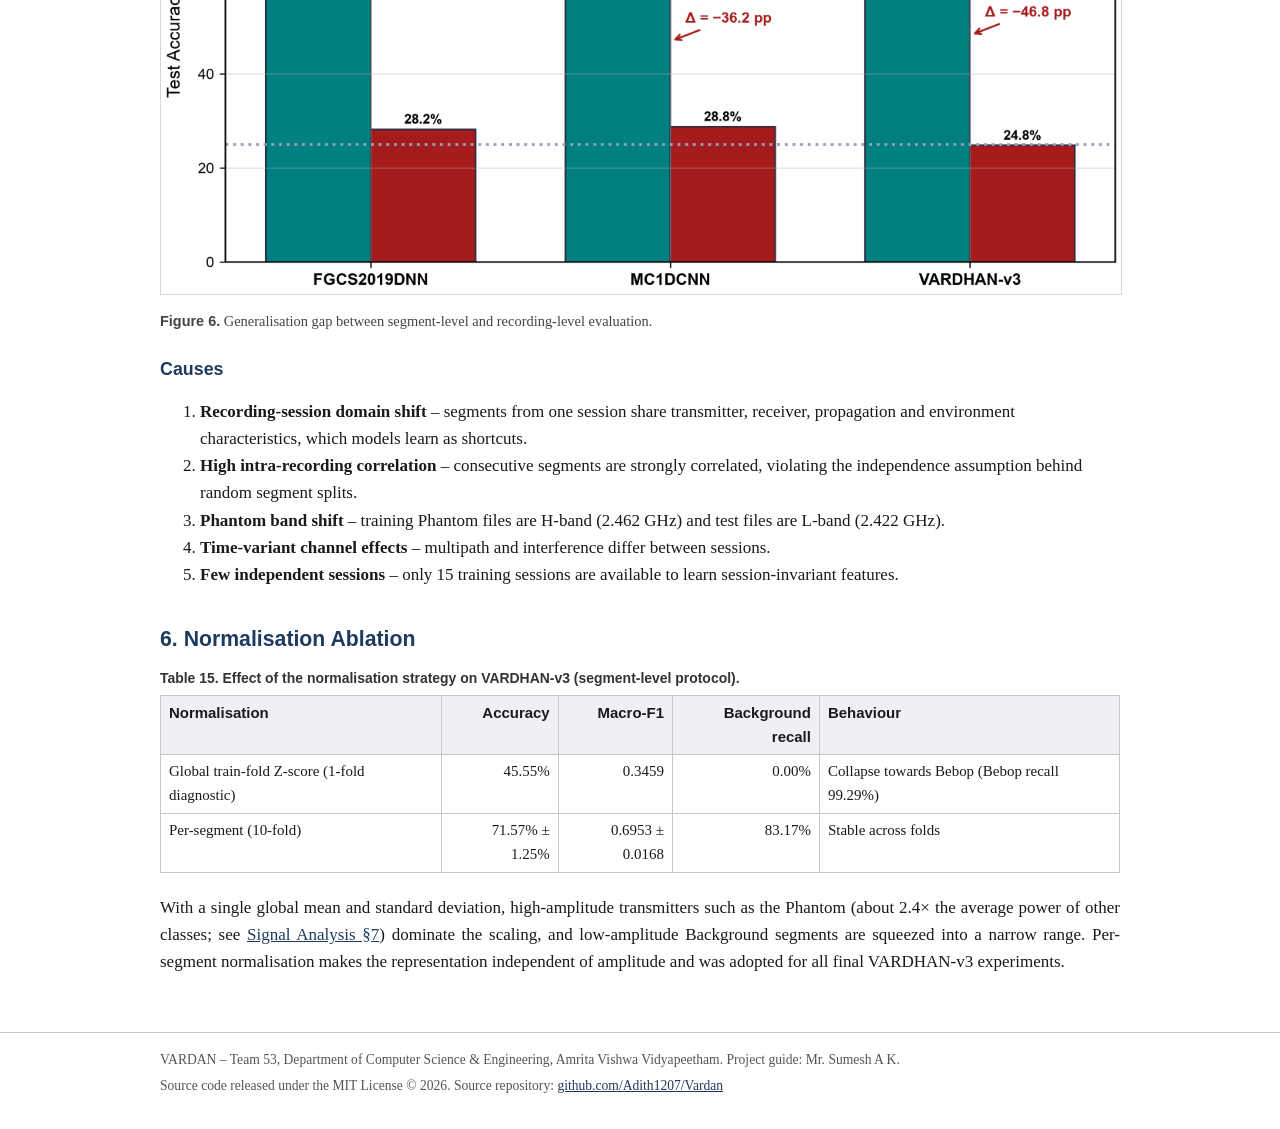
<file: website/pages/results.html>
<!DOCTYPE html>
<html lang="en">
<head>
  <meta charset="utf-8">
  <meta name="viewport" content="width=device-width, initial-scale=1">
  <title>Results – VARDAN</title>
  <link rel="stylesheet" href="../assets/css/style.css">
</head>
<body>
  <header class="site-header">
    <div class="container">
      <p class="title"><a href="../index.html">VARDAN</a></p>
      <p class="subtitle">Vardan: Lightweight RF-Based Drone Detection and Identification</p>
      <p class="affiliation">Department of Computer Science &amp; Engineering, Amrita Vishwa Vidyapeetham &middot; Final Year B.Tech Project, Team 53</p>
    </div>
  </header>

  <nav class="site-nav" aria-label="Main">
    <div class="container">
      <ul>
        <li><a href="../index.html">Overview</a></li>
        <li><a href="dataset.html">Dataset</a></li>
        <li><a href="signal-analysis.html">Signal Analysis</a></li>
        <li><a href="preprocessing.html">Preprocessing</a></li>
        <li><a href="baselines.html">Baselines</a></li>
        <li><a href="vardhan.html">VARDHAN Models</a></li>
        <li><a href="protocols.html">Evaluation Protocols</a></li>
        <li><a href="results.html" aria-current="page">Results</a></li>
        <li><a href="limitations.html">Limitations</a></li>
        <li><a href="roadmap.html">Roadmap</a></li>
        <li><a href="code.html">Code</a></li>
        <li><a href="references.html">Team &amp; References</a></li>
      </ul>
    </div>
  </nav>

  <main>
    <div class="container">
      <h1>Results</h1>
      <p>All numbers on this page are taken directly from the result files in <code>results/</code> (<code>aggregate_metrics.json</code>, <code>fold_metrics.csv</code>, <code>confusion_matrix.csv</code> and <code>test_metrics.csv</code>). Per-class metrics for the 10-fold benchmark are computed from the confusion matrices pooled over all 22,700 test predictions. Values that appear only in project reports are marked &ldquo;as reported&rdquo;.</p>

      <div class="toc">
        <strong>On this page</strong>
        <ol>
          <li><a href="#tenfold">10-fold segment-level benchmark</a></li>
          <li><a href="#perfold">Per-fold results</a></li>
          <li><a href="#confusion">Confusion matrices and per-class metrics</a></li>
          <li><a href="#strict">Strict recording-level benchmark</a></li>
          <li><a href="#gap">Generalisation gap</a></li>
          <li><a href="#normalisation">Normalisation ablation</a></li>
        </ol>
      </div>

      <h2 id="tenfold">1. 10-Fold Segment-Level Benchmark</h2>
      <table>
        <caption>Table 1. Mean &plusmn; standard deviation over 10 stratified folds (22,700 segments).</caption>
        <thead>
          <tr><th>Model</th><th class="num">Parameters</th><th class="num">Accuracy</th><th class="num">Macro-F1</th><th class="num">Balanced accuracy</th><th>Source</th></tr>
        </thead>
        <tbody>
          <tr><td>FGCS2019DNN (code mode)</td><td class="num">295,812</td><td class="num"><strong>84.52% &plusmn; 0.73%</strong></td><td class="num"><strong>0.7899 &plusmn; 0.0111</strong></td><td class="num">76.56%*</td><td><code>results/fgcs_faithful_reproduction/</code></td></tr>
          <tr><td>MC1DCNN</td><td class="num">275,940</td><td class="num">65.01% &plusmn; 5.35%</td><td class="num">0.6207 &plusmn; 0.0533</td><td class="num">62.95%*</td><td><code>results/baseline1dcnn_faithful_reproduction/</code></td></tr>
          <tr><td>VARDHAN-v3</td><td class="num">119,806</td><td class="num">71.57% &plusmn; 1.25%</td><td class="num">0.6953 &plusmn; 0.0168</td><td class="num">67.67% &plusmn; 2.03%</td><td><code>results/vardhan_v3_per_segment_10fold/</code></td></tr>
        </tbody>
      </table>
      <p class="muted">* Mean of per-fold macro recall, which equals balanced accuracy; the baseline scripts did not log balanced accuracy directly.</p>
      <p>The faithful FGCS2019DNN reproduction matches the 84.5% reported in the original paper, validating the reproduced pipeline. VARDHAN-v3 outperforms MC1DCNN by 6.6 percentage points with less than half the parameters and much lower fold-to-fold variance (&plusmn;1.25% vs &plusmn;5.35%), but remains 13 points below FGCS2019DNN under this protocol. FGCS2019DNN uses the stitched L+H spectrum covering the full 80 MHz, whereas VARDHAN-v3 sees a 2048-sample slice from a single 40 MHz receiver.</p>
      <figure>
        <img src="../assets/figures/report/standardized_comparison.png" alt="Bar chart comparing 10-fold accuracy and macro-F1 of FGCS2019DNN, MC1DCNN and VARDHAN-v3">
        <figcaption><strong>Figure 1.</strong> Standardised 10-fold segment-level comparison.</figcaption>
      </figure>
      <figure>
        <img src="../assets/figures/report/vardhan_training_curves.png" alt="VARDHAN-v3 training and validation curves">
        <figcaption><strong>Figure 2.</strong> VARDHAN-v3 training curves. Best checkpoints were reached between epochs 4 and 6 of the 15-epoch schedule.</figcaption>
      </figure>

      <h2 id="perfold">2. Per-Fold Results</h2>
      <table>
        <caption>Table 2. FGCS2019DNN per-fold results (20,430 train / 2,270 test segments per fold). Test loss is MSE.</caption>
        <thead>
          <tr><th class="num">Fold</th><th class="num">Accuracy</th><th class="num">Macro-F1</th><th class="num">Macro precision</th><th class="num">Macro recall</th><th class="num">Test loss</th><th class="num">Train time (s)</th></tr>
        </thead>
        <tbody>
          <tr><td class="num">1</td><td class="num">85.15%</td><td class="num">0.8049</td><td class="num">0.9136</td><td class="num">0.7789</td><td class="num">0.0573</td><td class="num">1,169</td></tr>
          <tr><td class="num">2</td><td class="num">85.20%</td><td class="num">0.7983</td><td class="num">0.9218</td><td class="num">0.7726</td><td class="num">0.0577</td><td class="num">1,227</td></tr>
          <tr><td class="num">3</td><td class="num">83.70%</td><td class="num">0.7742</td><td class="num">0.9070</td><td class="num">0.7525</td><td class="num">0.0632</td><td class="num">1,170</td></tr>
          <tr><td class="num">4</td><td class="num">85.29%</td><td class="num">0.8049</td><td class="num">0.9158</td><td class="num">0.7786</td><td class="num">0.0579</td><td class="num">1,153</td></tr>
          <tr><td class="num">5</td><td class="num">84.89%</td><td class="num">0.8002</td><td class="num">0.9155</td><td class="num">0.7743</td><td class="num">0.0576</td><td class="num">1,125</td></tr>
          <tr><td class="num">6</td><td class="num">84.14%</td><td class="num">0.7839</td><td class="num">0.9158</td><td class="num">0.7603</td><td class="num">0.0603</td><td class="num">1,015</td></tr>
          <tr><td class="num">7</td><td class="num">84.19%</td><td class="num">0.7845</td><td class="num">0.9150</td><td class="num">0.7606</td><td class="num">0.0603</td><td class="num">1,109</td></tr>
          <tr><td class="num">8</td><td class="num">84.80%</td><td class="num">0.7860</td><td class="num">0.9165</td><td class="num">0.7631</td><td class="num">0.0583</td><td class="num">1,167</td></tr>
          <tr><td class="num">9</td><td class="num">84.80%</td><td class="num">0.7829</td><td class="num">0.9058</td><td class="num">0.7612</td><td class="num">0.0602</td><td class="num">1,125</td></tr>
          <tr><td class="num">10</td><td class="num">83.08%</td><td class="num">0.7790</td><td class="num">0.9134</td><td class="num">0.7540</td><td class="num">0.0644</td><td class="num">1,197</td></tr>
        </tbody>
      </table>

      <table>
        <caption>Table 3. MC1DCNN per-fold results. Test loss is cross-entropy.</caption>
        <thead>
          <tr><th class="num">Fold</th><th class="num">Accuracy</th><th class="num">Macro-F1</th><th class="num">Macro precision</th><th class="num">Macro recall</th><th class="num">Test loss</th><th class="num">Train time (s)</th></tr>
        </thead>
        <tbody>
          <tr><td class="num">1</td><td class="num">64.32%</td><td class="num">0.6262</td><td class="num">0.8574</td><td class="num">0.6343</td><td class="num">0.6547</td><td class="num">155</td></tr>
          <tr><td class="num">2</td><td class="num">60.40%</td><td class="num">0.5790</td><td class="num">0.8506</td><td class="num">0.6053</td><td class="num">0.6794</td><td class="num">154</td></tr>
          <tr><td class="num">3</td><td class="num">63.35%</td><td class="num">0.5977</td><td class="num">0.8547</td><td class="num">0.6101</td><td class="num">0.7281</td><td class="num">156</td></tr>
          <tr><td class="num">4</td><td class="num">77.22%</td><td class="num">0.7424</td><td class="num">0.8901</td><td class="num">0.7189</td><td class="num">0.6742</td><td class="num">155</td></tr>
          <tr><td class="num">5</td><td class="num">60.97%</td><td class="num">0.5904</td><td class="num">0.8400</td><td class="num">0.6139</td><td class="num">0.6724</td><td class="num">158</td></tr>
          <tr><td class="num">6</td><td class="num">62.42%</td><td class="num">0.5898</td><td class="num">0.8549</td><td class="num">0.6069</td><td class="num">0.6702</td><td class="num">157</td></tr>
          <tr><td class="num">7</td><td class="num">69.96%</td><td class="num">0.6673</td><td class="num">0.8728</td><td class="num">0.6565</td><td class="num">0.6597</td><td class="num">155</td></tr>
          <tr><td class="num">8</td><td class="num">68.41%</td><td class="num">0.6537</td><td class="num">0.8703</td><td class="num">0.6471</td><td class="num">0.6914</td><td class="num">156</td></tr>
          <tr><td class="num">9</td><td class="num">60.97%</td><td class="num">0.5756</td><td class="num">0.8239</td><td class="num">0.5971</td><td class="num">0.7114</td><td class="num">156</td></tr>
          <tr><td class="num">10</td><td class="num">62.07%</td><td class="num">0.5852</td><td class="num">0.8633</td><td class="num">0.6047</td><td class="num">0.6780</td><td class="num">155</td></tr>
        </tbody>
      </table>

      <table>
        <caption>Table 4. VARDHAN-v3 per-fold results (15 epochs per fold, best epoch by validation loss).</caption>
        <thead>
          <tr><th class="num">Fold</th><th class="num">Best epoch</th><th class="num">Accuracy</th><th class="num">Macro-F1</th><th class="num">Balanced accuracy</th><th class="num">Test loss</th></tr>
        </thead>
        <tbody>
          <tr><td class="num">1</td><td class="num">5</td><td class="num">71.54%</td><td class="num">0.7027</td><td class="num">68.38%</td><td class="num">0.7788</td></tr>
          <tr><td class="num">2</td><td class="num">6</td><td class="num">71.54%</td><td class="num">0.6879</td><td class="num">66.67%</td><td class="num">0.7726</td></tr>
          <tr><td class="num">3</td><td class="num">6</td><td class="num">72.11%</td><td class="num">0.6935</td><td class="num">67.52%</td><td class="num">0.7683</td></tr>
          <tr><td class="num">4</td><td class="num">5</td><td class="num">70.84%</td><td class="num">0.6987</td><td class="num">67.20%</td><td class="num">0.7766</td></tr>
          <tr><td class="num">5</td><td class="num">6</td><td class="num">72.56%</td><td class="num">0.7132</td><td class="num">70.38%</td><td class="num">0.7608</td></tr>
          <tr><td class="num">6</td><td class="num">4</td><td class="num">73.26%</td><td class="num">0.7155</td><td class="num">70.10%</td><td class="num">0.7593</td></tr>
          <tr><td class="num">7</td><td class="num">5</td><td class="num">72.42%</td><td class="num">0.7058</td><td class="num">68.18%</td><td class="num">0.7404</td></tr>
          <tr><td class="num">8</td><td class="num">6</td><td class="num">72.16%</td><td class="num">0.6967</td><td class="num">68.41%</td><td class="num">0.7580</td></tr>
          <tr><td class="num">9</td><td class="num">4</td><td class="num">68.55%</td><td class="num">0.6532</td><td class="num">62.64%</td><td class="num">0.8299</td></tr>
          <tr><td class="num">10</td><td class="num">5</td><td class="num">70.70%</td><td class="num">0.6856</td><td class="num">67.18%</td><td class="num">0.7922</td></tr>
        </tbody>
      </table>
      <p class="muted">Total VARDHAN-v3 10-fold run time: 2,265.2 s on an NVIDIA Tesla T4. Mean test loss 0.7737 &plusmn; 0.0230.</p>

      <h2 id="confusion">3. Confusion Matrices and Per-Class Metrics</h2>
      <p>Each matrix pools the test predictions of all 10 folds (22,700 segments). Rows are true classes and columns are predicted classes; the diagonal is highlighted. Class supports: Background 4,100, Bebop 8,400, AR 8,100, Phantom 2,100.</p>

      <h3>FGCS2019DNN</h3>
      <table>
        <caption>Table 5. FGCS2019DNN pooled confusion matrix.</caption>
        <thead>
          <tr><th>True \ Predicted</th><th class="num">Background</th><th class="num">Bebop</th><th class="num">AR</th><th class="num">Phantom</th></tr>
        </thead>
        <tbody>
          <tr><th scope="row">Background</th><td class="num diag">4,094</td><td class="num">3</td><td class="num">2</td><td class="num">1</td></tr>
          <tr><th scope="row">Bebop</th><td class="num">6</td><td class="num diag">8,270</td><td class="num">111</td><td class="num">13</td></tr>
          <tr><th scope="row">AR</th><td class="num">1</td><td class="num">1,940</td><td class="num diag">6,151</td><td class="num">8</td></tr>
          <tr><th scope="row">Phantom</th><td class="num">5</td><td class="num">1,399</td><td class="num">24</td><td class="num diag">672</td></tr>
        </tbody>
      </table>
      <table>
        <caption>Table 6. FGCS2019DNN per-class metrics (pooled).</caption>
        <thead>
          <tr><th>Class</th><th class="num">Precision</th><th class="num">Recall</th><th class="num">F1</th></tr>
        </thead>
        <tbody>
          <tr><td>Background</td><td class="num">0.9971</td><td class="num">0.9985</td><td class="num">0.9978</td></tr>
          <tr><td>Bebop</td><td class="num">0.7122</td><td class="num">0.9845</td><td class="num">0.8265</td></tr>
          <tr><td>AR</td><td class="num">0.9782</td><td class="num">0.7594</td><td class="num">0.8550</td></tr>
          <tr><td>Phantom</td><td class="num">0.9683</td><td class="num">0.3200</td><td class="num">0.4810</td></tr>
        </tbody>
      </table>
      <figure>
        <img src="../assets/figures/report/fgcs_confusion_matrix.png" alt="FGCS2019DNN confusion matrix heat map">
        <figcaption><strong>Figure 3.</strong> FGCS2019DNN pooled 10-fold confusion matrix. Background is almost perfectly separated, while 67% of Phantom segments are misclassified as Bebop.</figcaption>
      </figure>

      <h3>MC1DCNN</h3>
      <table>
        <caption>Table 7. MC1DCNN pooled confusion matrix.</caption>
        <thead>
          <tr><th>True \ Predicted</th><th class="num">Background</th><th class="num">Bebop</th><th class="num">AR</th><th class="num">Phantom</th></tr>
        </thead>
        <tbody>
          <tr><th scope="row">Background</th><td class="num diag">4,096</td><td class="num">1</td><td class="num">0</td><td class="num">3</td></tr>
          <tr><th scope="row">Bebop</th><td class="num">1</td><td class="num diag">6,827</td><td class="num">1,558</td><td class="num">14</td></tr>
          <tr><th scope="row">AR</th><td class="num">0</td><td class="num">4,926</td><td class="num diag">3,174</td><td class="num">0</td></tr>
          <tr><th scope="row">Phantom</th><td class="num">2</td><td class="num">1,140</td><td class="num">298</td><td class="num diag">660</td></tr>
        </tbody>
      </table>
      <table>
        <caption>Table 8. MC1DCNN per-class metrics (pooled).</caption>
        <thead>
          <tr><th>Class</th><th class="num">Precision</th><th class="num">Recall</th><th class="num">F1</th></tr>
        </thead>
        <tbody>
          <tr><td>Background</td><td class="num">0.9993</td><td class="num">0.9990</td><td class="num">0.9991</td></tr>
          <tr><td>Bebop</td><td class="num">0.5295</td><td class="num">0.8127</td><td class="num">0.6412</td></tr>
          <tr><td>AR</td><td class="num">0.6310</td><td class="num">0.3919</td><td class="num">0.4835</td></tr>
          <tr><td>Phantom</td><td class="num">0.9749</td><td class="num">0.3143</td><td class="num">0.4753</td></tr>
        </tbody>
      </table>

      <h3>VARDHAN-v3</h3>
      <table>
        <caption>Table 9. VARDHAN-v3 pooled confusion matrix.</caption>
        <thead>
          <tr><th>True \ Predicted</th><th class="num">Background</th><th class="num">Bebop</th><th class="num">AR</th><th class="num">Phantom</th></tr>
        </thead>
        <tbody>
          <tr><th scope="row">Background</th><td class="num diag">3,410</td><td class="num">145</td><td class="num">526</td><td class="num">19</td></tr>
          <tr><th scope="row">Bebop</th><td class="num">143</td><td class="num diag">6,418</td><td class="num">1,685</td><td class="num">154</td></tr>
          <tr><th scope="row">AR</th><td class="num">620</td><td class="num">1,900</td><td class="num diag">5,515</td><td class="num">65</td></tr>
          <tr><th scope="row">Phantom</th><td class="num">86</td><td class="num">696</td><td class="num">415</td><td class="num diag">903</td></tr>
        </tbody>
      </table>
      <table>
        <caption>Table 10. VARDHAN-v3 per-class metrics (pooled).</caption>
        <thead>
          <tr><th>Class</th><th class="num">Precision</th><th class="num">Recall</th><th class="num">F1</th></tr>
        </thead>
        <tbody>
          <tr><td>Background</td><td class="num">0.8007</td><td class="num">0.8317</td><td class="num">0.8159</td></tr>
          <tr><td>Bebop</td><td class="num">0.7007</td><td class="num">0.7640</td><td class="num">0.7310</td></tr>
          <tr><td>AR</td><td class="num">0.6774</td><td class="num">0.6809</td><td class="num">0.6791</td></tr>
          <tr><td>Phantom</td><td class="num">0.7914</td><td class="num">0.4300</td><td class="num">0.5572</td></tr>
        </tbody>
      </table>
      <figure>
        <img src="../assets/figures/report/vardhan_v3_confusion_matrix.png" alt="VARDHAN-v3 confusion matrix heat map">
        <figcaption><strong>Figure 4.</strong> VARDHAN-v3 pooled 10-fold confusion matrix.</figcaption>
      </figure>
      <h3>Observations</h3>
      <ul>
        <li>The <strong>Bebop/AR</strong> pair is the main source of confusion for all models; both are Parrot products using similar Wi-Fi-based links.</li>
        <li><strong>Phantom</strong> recall is the weakest for every model (32.0% FGCS, 31.4% MC1DCNN, 43.0% VARDHAN-v3). VARDHAN-v3 has the highest Phantom recall and F1 (0.5572 vs 0.4810 and 0.4753).</li>
        <li>The spectrum-based baselines separate <strong>Background</strong> almost perfectly (&gt; 99.8% recall) because they use both receiver bands; VARDHAN-v3, using a single-band 20.48 &micro;s slice, reaches 83.2%.</li>
      </ul>

      <h2 id="strict">4. Strict Recording-Level Benchmark</h2>
      <div class="note warning">
        <p><strong>Key finding.</strong> When the test set contains only recording sessions never seen in training, every model &ndash; baselines and VARDHAN alike &ndash; falls to near the 25% chance level for four classes. Segment-level accuracy on DroneRF does not indicate how well a model generalises to new recordings.</p>
      </div>

      <h3>VARDHAN-v3 (final strict run)</h3>
      <p>Configuration: 50 segments per file, 100 epochs, seed 42, AdamW (lr 3&times;10<sup>&minus;4</sup>), cosine annealing, label smoothing 0.05, per-segment normalisation. Test set: 73 files from 4 unseen sessions, 3,650 segments.</p>
      <table>
        <caption>Table 11. VARDHAN-v3 strict test summary (<code>results/vardhan_v3_strict_per_segment/aggregate_metrics.json</code>).</caption>
        <tbody>
          <tr><th scope="row">Test accuracy</th><td class="num">24.79%</td></tr>
          <tr><th scope="row">Macro-F1</th><td class="num">0.2005</td></tr>
          <tr><th scope="row">Balanced accuracy</th><td class="num">22.02%</td></tr>
          <tr><th scope="row">Macro precision</th><td class="num">0.5184</td></tr>
          <tr><th scope="row">Test loss (cross-entropy)</th><td class="num">1.4735</td></tr>
          <tr><th scope="row">Best epoch (minimum validation loss)</th><td class="num">1 of 100</td></tr>
        </tbody>
      </table>
      <table>
        <caption>Table 12. VARDHAN-v3 strict per-class metrics (<code>test_metrics.csv</code>).</caption>
        <thead>
          <tr><th>Class</th><th class="num">Precision</th><th class="num">Recall</th><th class="num">F1</th><th class="num">Support</th></tr>
        </thead>
        <tbody>
          <tr><td>Background</td><td class="num">0.6118</td><td class="num">0.1450</td><td class="num">0.2344</td><td class="num">1,000</td></tr>
          <tr><td>AR</td><td class="num">0.2528</td><td class="num">0.1952</td><td class="num">0.2203</td><td class="num">1,050</td></tr>
          <tr><td>Bebop</td><td class="num">0.2090</td><td class="num">0.5152</td><td class="num">0.2974</td><td class="num">1,050</td></tr>
          <tr><td>Phantom</td><td class="num">1.0000</td><td class="num">0.0255</td><td class="num">0.0496</td><td class="num">550</td></tr>
          <tr class="total"><td>Macro average</td><td class="num">0.5184</td><td class="num">0.2202</td><td class="num">0.2005</td><td class="num">3,650</td></tr>
        </tbody>
      </table>
      <p>The best validation loss occurred after the first epoch; further training only fitted session-specific characteristics of the 15 training recordings. Phantom recall is 2.55% (14 of 550 segments), consistent with the receiver band shift between the training (H band) and test (L band) Phantom files. Predictions are skewed towards Bebop (51.5% recall, 20.9% precision).</p>

      <h3>Historical baselines (strict, 5 segments per file)</h3>
      <table>
        <caption>Table 13. Strict recording-level results of earlier baseline runs (as reported in <code>reports/VARDHAN_IEEE_Report.md</code> and <code>reports/VARDHAN_FACT_CHECK.md</code>; 365 test segments).</caption>
        <thead>
          <tr><th>Model</th><th>Input</th><th class="num">Parameters</th><th class="num">Accuracy</th><th class="num">Macro-F1</th><th class="num">Macro precision</th><th class="num">Macro recall</th></tr>
        </thead>
        <tbody>
          <tr><td>FGCS2019DNN (paper mode)</td><td>Power spectrum</td><td class="num">565,956</td><td class="num">28.22%</td><td class="num">0.1100</td><td class="num">0.0706</td><td class="num">0.2500</td></tr>
          <tr><td>Baseline1DCNN</td><td>8 sub-bands</td><td class="num">275,940</td><td class="num">28.77%</td><td class="num">0.1117</td><td class="num">0.0719</td><td class="num">0.2500</td></tr>
          <tr><td>DSCNN</td><td>1-D waveform</td><td class="num">68,228</td><td class="num">26.58%</td><td class="num">0.1520</td><td class="num">0.1800</td><td class="num">0.2312</td></tr>
          <tr><td>CS-CNN</td><td>CS measurements</td><td class="num">1,059,908</td><td class="num">28.77%</td><td class="num">0.1117</td><td class="num">0.0719</td><td class="num">0.2500</td></tr>
          <tr><td>MobileNet-style</td><td>2-D spectrogram</td><td class="num">11,588</td><td class="num">28.77%</td><td class="num">0.1117</td><td class="num">0.0719</td><td class="num">0.2500</td></tr>
        </tbody>
      </table>
      <p>A macro recall of exactly 0.2500 with macro precision near 0.07 means the model predicts one class for every segment. Four of the five baselines collapsed entirely to the majority class (Bebop). DSCNN is the only baseline with slightly non-trivial predictions (macro-F1 0.1520). VARDHAN-v3 does not collapse (macro-F1 0.2005, the highest under the strict protocol), but its accuracy is still near chance.</p>
      <figure>
        <img src="../assets/figures/report/strict_comparison.png" alt="Bar chart of strict recording-level accuracy for all models">
        <figcaption><strong>Figure 5.</strong> Strict recording-level comparison across models.</figcaption>
      </figure>

      <h2 id="gap">5. Generalisation Gap</h2>
      <table>
        <caption>Table 14. Accuracy under the two protocols.</caption>
        <thead>
          <tr><th>Model</th><th class="num">10-fold segment-level</th><th class="num">Strict recording-level</th><th class="num">Gap (points)</th></tr>
        </thead>
        <tbody>
          <tr><td>FGCS2019DNN</td><td class="num">84.52%</td><td class="num">28.22%</td><td class="num">&minus;56.30</td></tr>
          <tr><td>MC1DCNN</td><td class="num">65.01%</td><td class="num">28.77%</td><td class="num">&minus;36.24</td></tr>
          <tr><td>VARDHAN-v3</td><td class="num">71.57%</td><td class="num">24.79%</td><td class="num">&minus;46.78</td></tr>
        </tbody>
      </table>
      <p class="muted">The strict baseline values come from the historical runs (5 segments/file, 5 epochs); the FGCS strict run used the paper-mode architecture. The gaps show the size of the effect; they are not a controlled comparison.</p>
      <figure>
        <img src="../assets/figures/report/generalization_gap.png" alt="Chart of the drop in accuracy from segment-level to recording-level evaluation">
        <figcaption><strong>Figure 6.</strong> Generalisation gap between segment-level and recording-level evaluation.</figcaption>
      </figure>
      <h3>Causes</h3>
      <ol>
        <li><strong>Recording-session domain shift</strong> &ndash; segments from one session share transmitter, receiver, propagation and environment characteristics, which models learn as shortcuts.</li>
        <li><strong>High intra-recording correlation</strong> &ndash; consecutive segments are strongly correlated, violating the independence assumption behind random segment splits.</li>
        <li><strong>Phantom band shift</strong> &ndash; training Phantom files are H-band (2.462 GHz) and test files are L-band (2.422 GHz).</li>
        <li><strong>Time-variant channel effects</strong> &ndash; multipath and interference differ between sessions.</li>
        <li><strong>Few independent sessions</strong> &ndash; only 15 training sessions are available to learn session-invariant features.</li>
      </ol>

      <h2 id="normalisation">6. Normalisation Ablation</h2>
      <table>
        <caption>Table 15. Effect of the normalisation strategy on VARDHAN-v3 (segment-level protocol).</caption>
        <thead>
          <tr><th>Normalisation</th><th class="num">Accuracy</th><th class="num">Macro-F1</th><th class="num">Background recall</th><th>Behaviour</th></tr>
        </thead>
        <tbody>
          <tr><td>Global train-fold Z-score (1-fold diagnostic)</td><td class="num">45.55%</td><td class="num">0.3459</td><td class="num">0.00%</td><td>Collapse towards Bebop (Bebop recall 99.29%)</td></tr>
          <tr><td>Per-segment (10-fold)</td><td class="num">71.57% &plusmn; 1.25%</td><td class="num">0.6953 &plusmn; 0.0168</td><td class="num">83.17%</td><td>Stable across folds</td></tr>
        </tbody>
      </table>
      <p>With a single global mean and standard deviation, high-amplitude transmitters such as the Phantom (about 2.4&times; the average power of other classes; see <a href="signal-analysis.html#crossclass">Signal Analysis &sect;7</a>) dominate the scaling, and low-amplitude Background segments are squeezed into a narrow range. Per-segment normalisation makes the representation independent of amplitude and was adopted for all final VARDHAN-v3 experiments.</p>
    </div>
  </main>

  <footer class="site-footer">
    <div class="container">
      <p>VARDAN &ndash; Team 53, Department of Computer Science &amp; Engineering, Amrita Vishwa Vidyapeetham. Project guide: Mr. Sumesh A K.</p>
      <p>Source code released under the MIT License &copy; 2026. Source repository: <a href="https://github.com/Adith1207/Vardan">github.com/Adith1207/Vardan</a></p>
    </div>
  </footer>
</body>
</html>
</file>
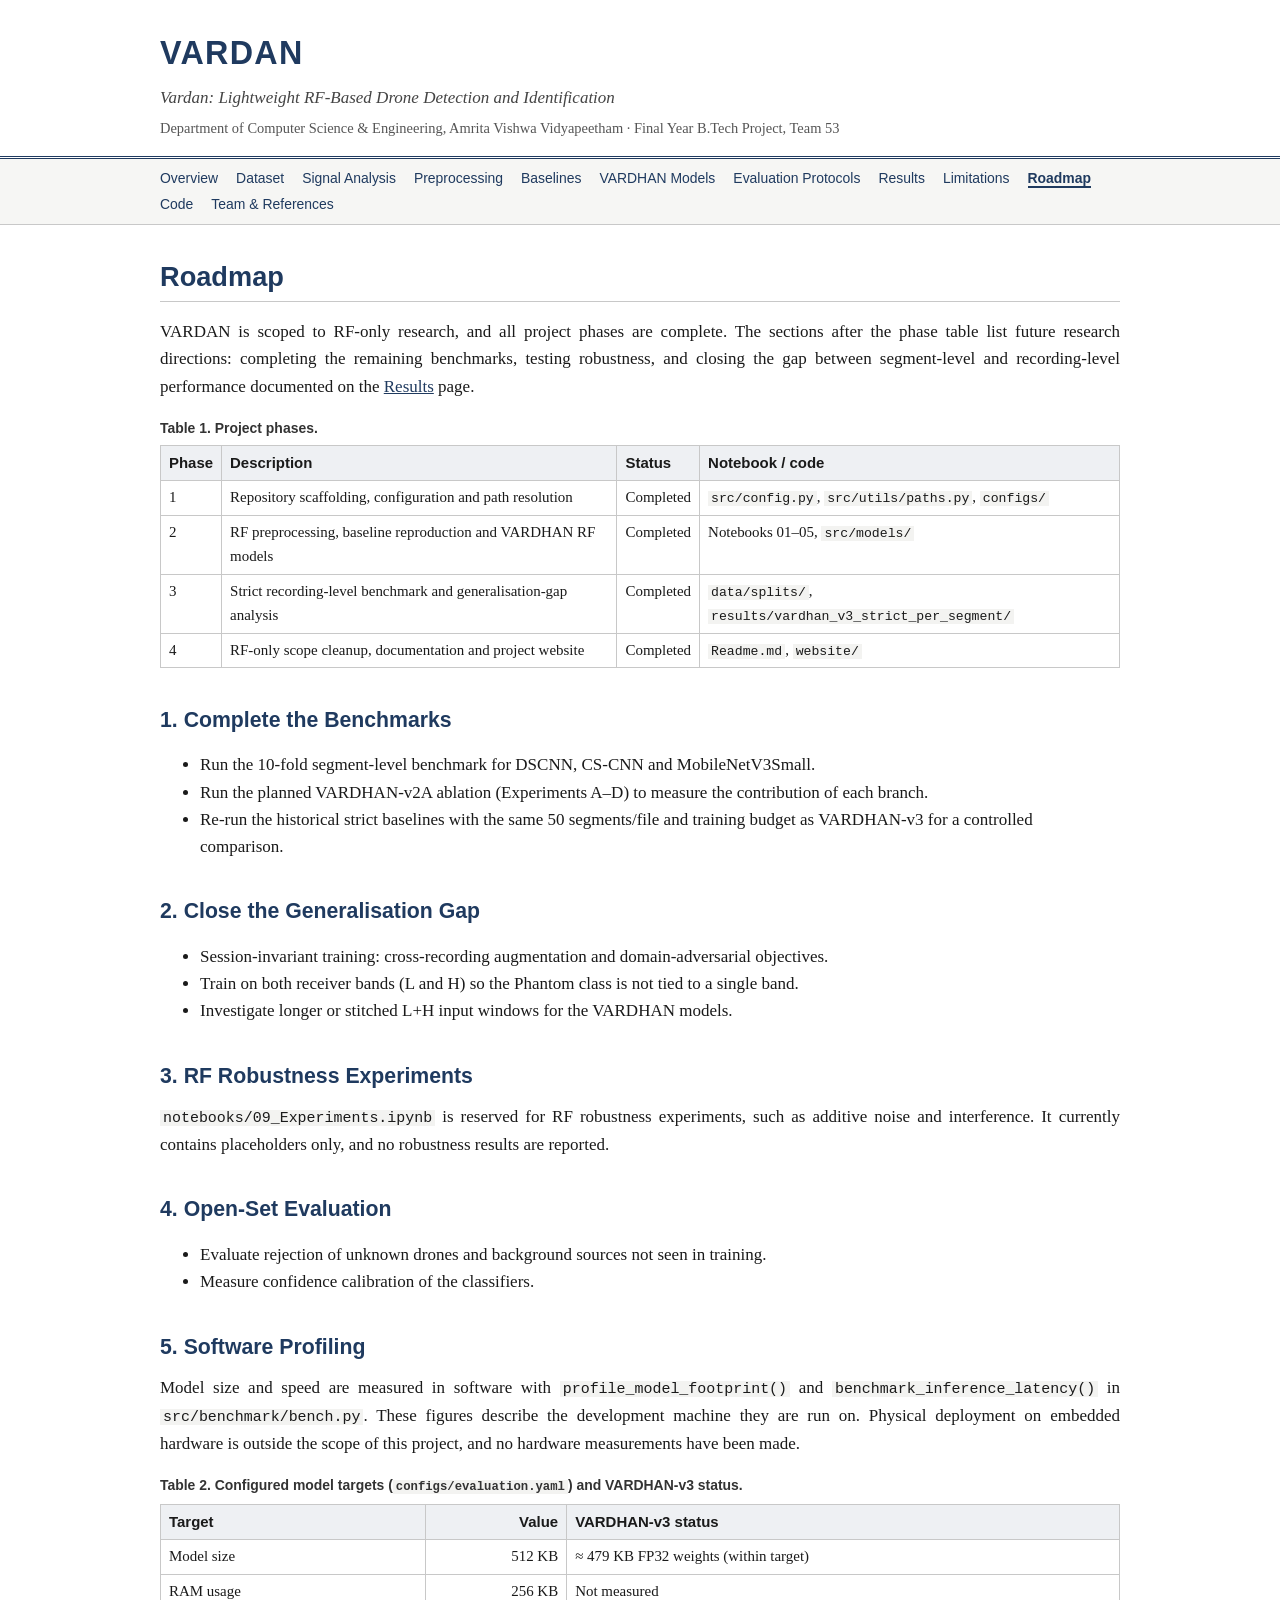
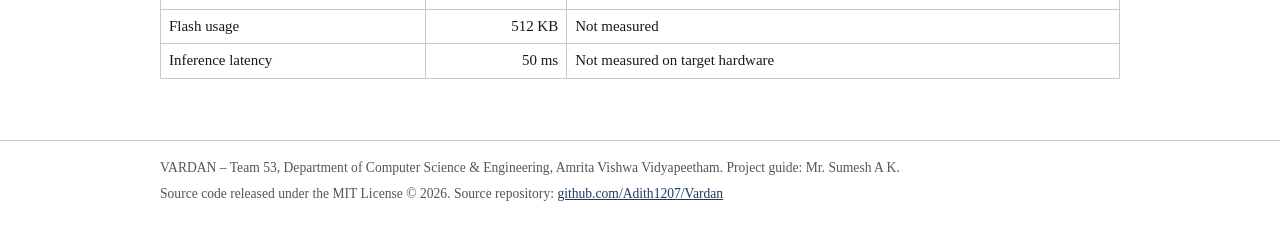
<file: website/pages/roadmap.html>
<!DOCTYPE html>
<html lang="en">
<head>
  <meta charset="utf-8">
  <meta name="viewport" content="width=device-width, initial-scale=1">
  <title>Roadmap – VARDAN</title>
  <link rel="stylesheet" href="../assets/css/style.css">
</head>
<body>
  <header class="site-header">
    <div class="container">
      <p class="title"><a href="../index.html">VARDAN</a></p>
      <p class="subtitle">Vardan: Lightweight RF-Based Drone Detection and Identification</p>
      <p class="affiliation">Department of Computer Science &amp; Engineering, Amrita Vishwa Vidyapeetham &middot; Final Year B.Tech Project, Team 53</p>
    </div>
  </header>

  <nav class="site-nav" aria-label="Main">
    <div class="container">
      <ul>
        <li><a href="../index.html">Overview</a></li>
        <li><a href="dataset.html">Dataset</a></li>
        <li><a href="signal-analysis.html">Signal Analysis</a></li>
        <li><a href="preprocessing.html">Preprocessing</a></li>
        <li><a href="baselines.html">Baselines</a></li>
        <li><a href="vardhan.html">VARDHAN Models</a></li>
        <li><a href="protocols.html">Evaluation Protocols</a></li>
        <li><a href="results.html">Results</a></li>
        <li><a href="limitations.html">Limitations</a></li>
        <li><a href="roadmap.html" aria-current="page">Roadmap</a></li>
        <li><a href="code.html">Code</a></li>
        <li><a href="references.html">Team &amp; References</a></li>
      </ul>
    </div>
  </nav>

  <main>
    <div class="container">
      <h1>Roadmap</h1>
      <p>VARDAN is scoped to RF-only research, and all project phases are complete. The sections after the phase table list future research directions: completing the remaining benchmarks, testing robustness, and closing the gap between segment-level and recording-level performance documented on the <a href="results.html#gap">Results</a> page.</p>

      <table>
        <caption>Table 1. Project phases.</caption>
        <thead>
          <tr><th>Phase</th><th>Description</th><th>Status</th><th>Notebook / code</th></tr>
        </thead>
        <tbody>
          <tr><td>1</td><td>Repository scaffolding, configuration and path resolution</td><td>Completed</td><td><code>src/config.py</code>, <code>src/utils/paths.py</code>, <code>configs/</code></td></tr>
          <tr><td>2</td><td>RF preprocessing, baseline reproduction and VARDHAN RF models</td><td>Completed</td><td>Notebooks 01&ndash;05, <code>src/models/</code></td></tr>
          <tr><td>3</td><td>Strict recording-level benchmark and generalisation-gap analysis</td><td>Completed</td><td><code>data/splits/</code>, <code>results/vardhan_v3_strict_per_segment/</code></td></tr>
          <tr><td>4</td><td>RF-only scope cleanup, documentation and project website</td><td>Completed</td><td><code>Readme.md</code>, <code>website/</code></td></tr>
        </tbody>
      </table>

      <h2 id="benchmarks">1. Complete the Benchmarks</h2>
      <ul>
        <li>Run the 10-fold segment-level benchmark for DSCNN, CS-CNN and MobileNetV3Small.</li>
        <li>Run the planned VARDHAN-v2A ablation (Experiments A&ndash;D) to measure the contribution of each branch.</li>
        <li>Re-run the historical strict baselines with the same 50 segments/file and training budget as VARDHAN-v3 for a controlled comparison.</li>
      </ul>

      <h2 id="generalisation">2. Close the Generalisation Gap</h2>
      <ul>
        <li>Session-invariant training: cross-recording augmentation and domain-adversarial objectives.</li>
        <li>Train on both receiver bands (L and H) so the Phantom class is not tied to a single band.</li>
        <li>Investigate longer or stitched L+H input windows for the VARDHAN models.</li>
      </ul>

      <h2 id="robustness">3. RF Robustness Experiments</h2>
      <p><code>notebooks/09_Experiments.ipynb</code> is reserved for RF robustness experiments, such as additive noise and interference. It currently contains placeholders only, and no robustness results are reported.</p>

      <h2 id="open-set">4. Open-Set Evaluation</h2>
      <ul>
        <li>Evaluate rejection of unknown drones and background sources not seen in training.</li>
        <li>Measure confidence calibration of the classifiers.</li>
      </ul>

      <h2 id="profiling">5. Software Profiling</h2>
      <p>Model size and speed are measured in software with <code>profile_model_footprint()</code> and <code>benchmark_inference_latency()</code> in <code>src/benchmark/bench.py</code>. These figures describe the development machine they are run on. Physical deployment on embedded hardware is outside the scope of this project, and no hardware measurements have been made.</p>
      <table>
        <caption>Table 2. Configured model targets (<code>configs/evaluation.yaml</code>) and VARDHAN-v3 status.</caption>
        <thead>
          <tr><th>Target</th><th class="num">Value</th><th>VARDHAN-v3 status</th></tr>
        </thead>
        <tbody>
          <tr><td>Model size</td><td class="num">512 KB</td><td>&asymp; 479 KB FP32 weights (within target)</td></tr>
          <tr><td>RAM usage</td><td class="num">256 KB</td><td>Not measured</td></tr>
          <tr><td>Flash usage</td><td class="num">512 KB</td><td>Not measured</td></tr>
          <tr><td>Inference latency</td><td class="num">50 ms</td><td>Not measured on target hardware</td></tr>
        </tbody>
      </table>
    </div>
  </main>

  <footer class="site-footer">
    <div class="container">
      <p>VARDAN &ndash; Team 53, Department of Computer Science &amp; Engineering, Amrita Vishwa Vidyapeetham. Project guide: Mr. Sumesh A K.</p>
      <p>Source code released under the MIT License &copy; 2026. Source repository: <a href="https://github.com/Adith1207/Vardan">github.com/Adith1207/Vardan</a></p>
    </div>
  </footer>
</body>
</html>
</file>
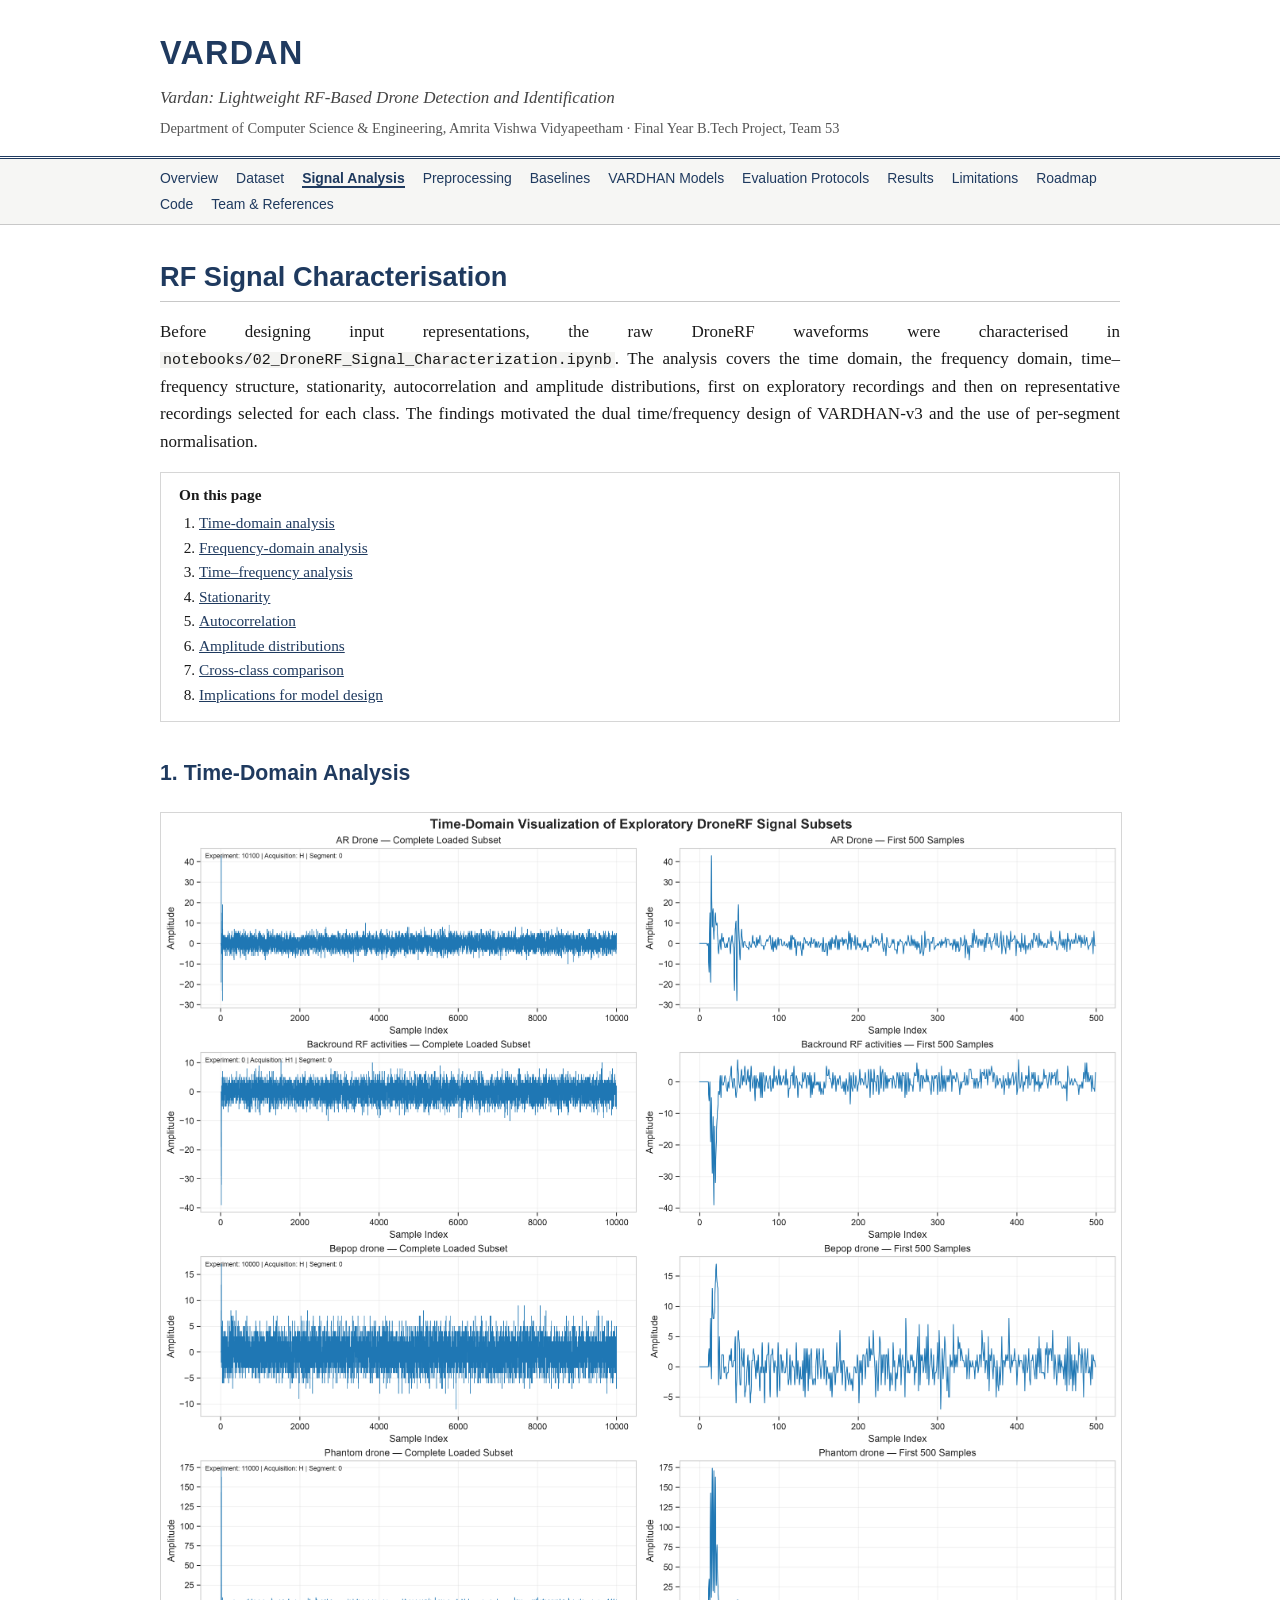
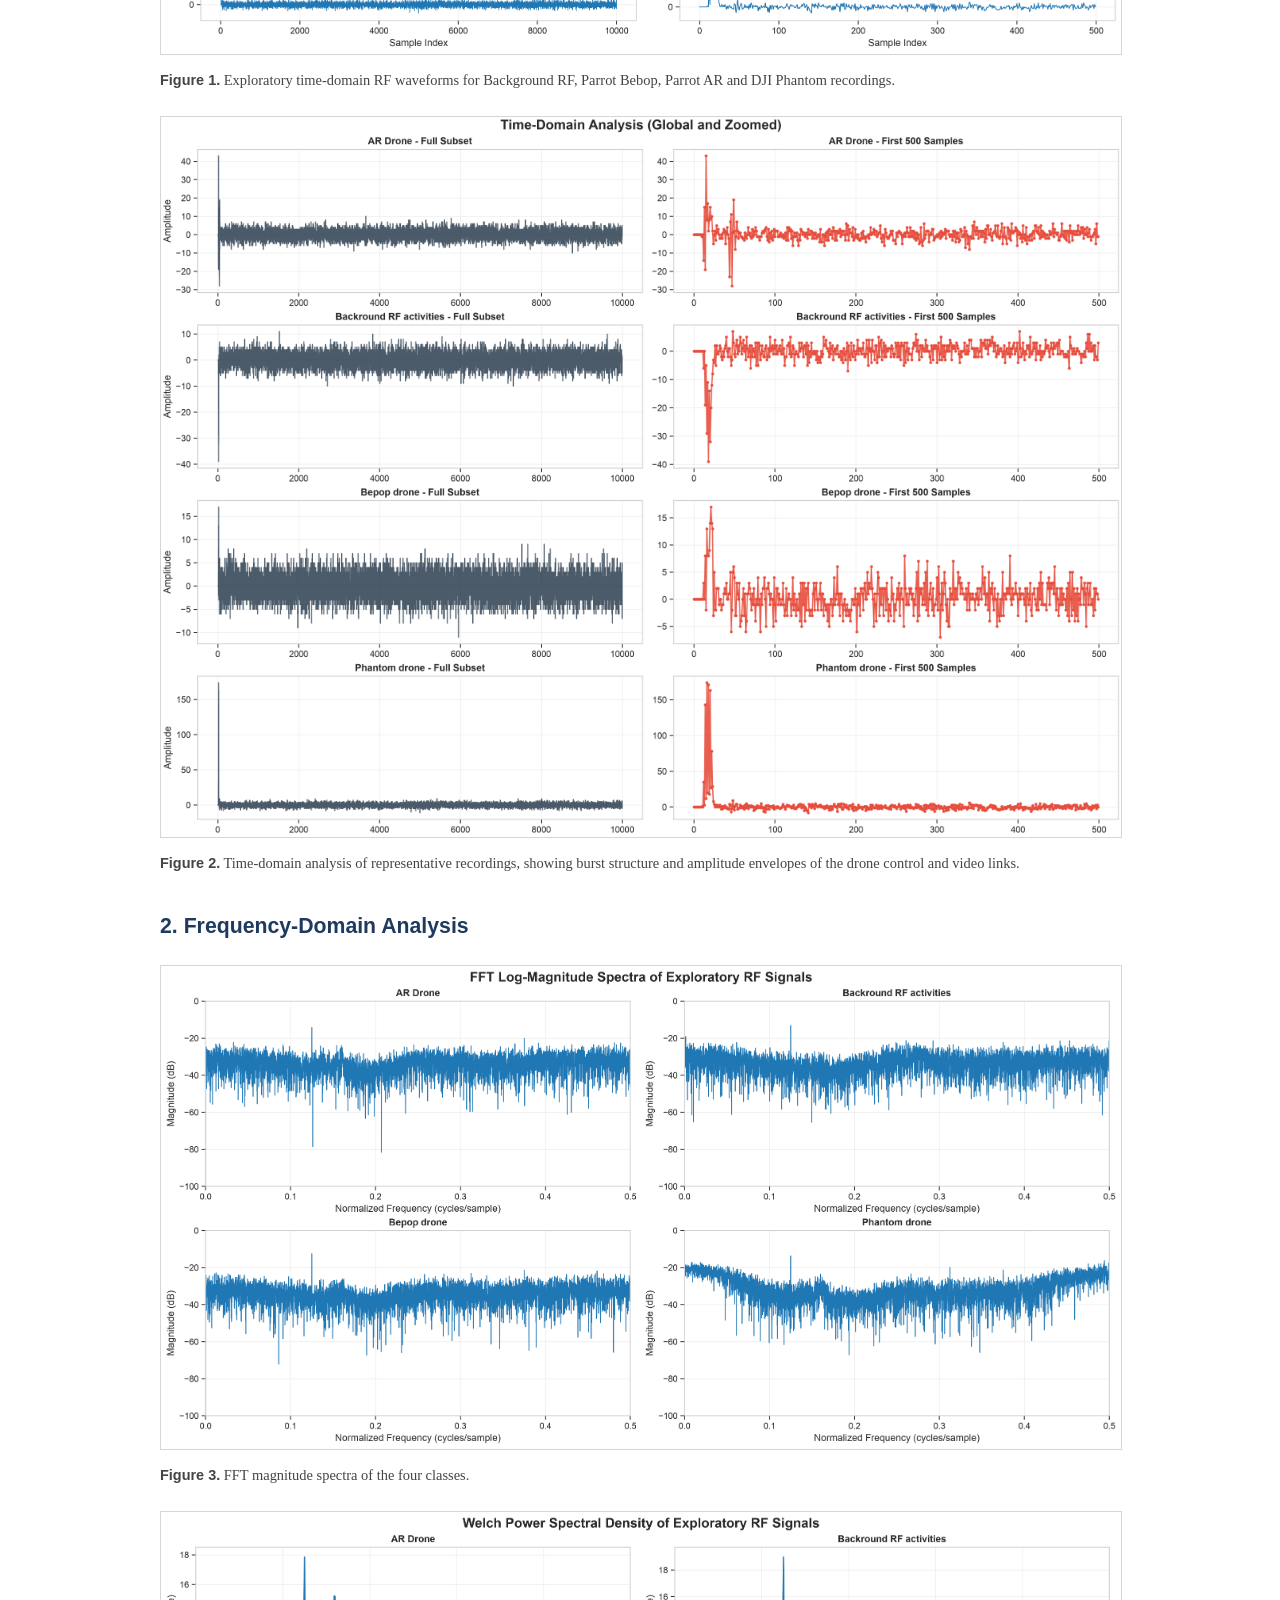
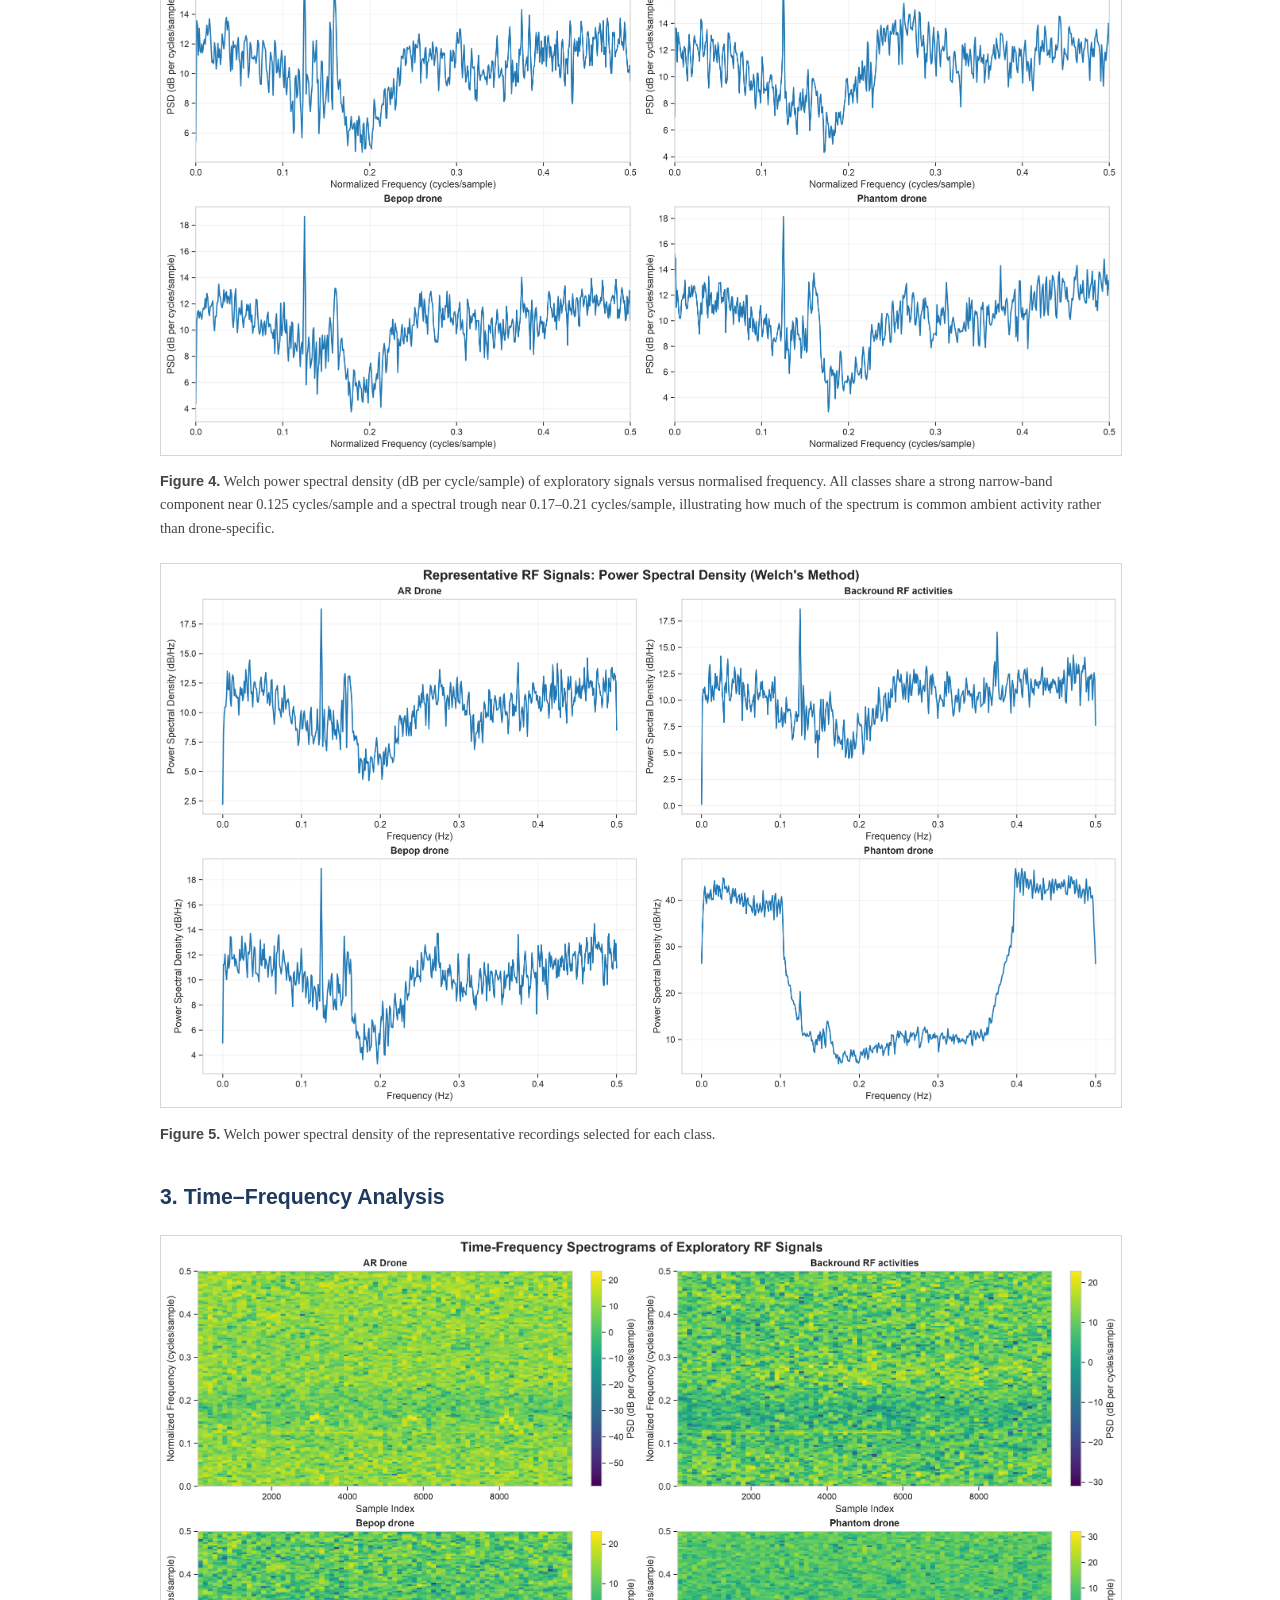
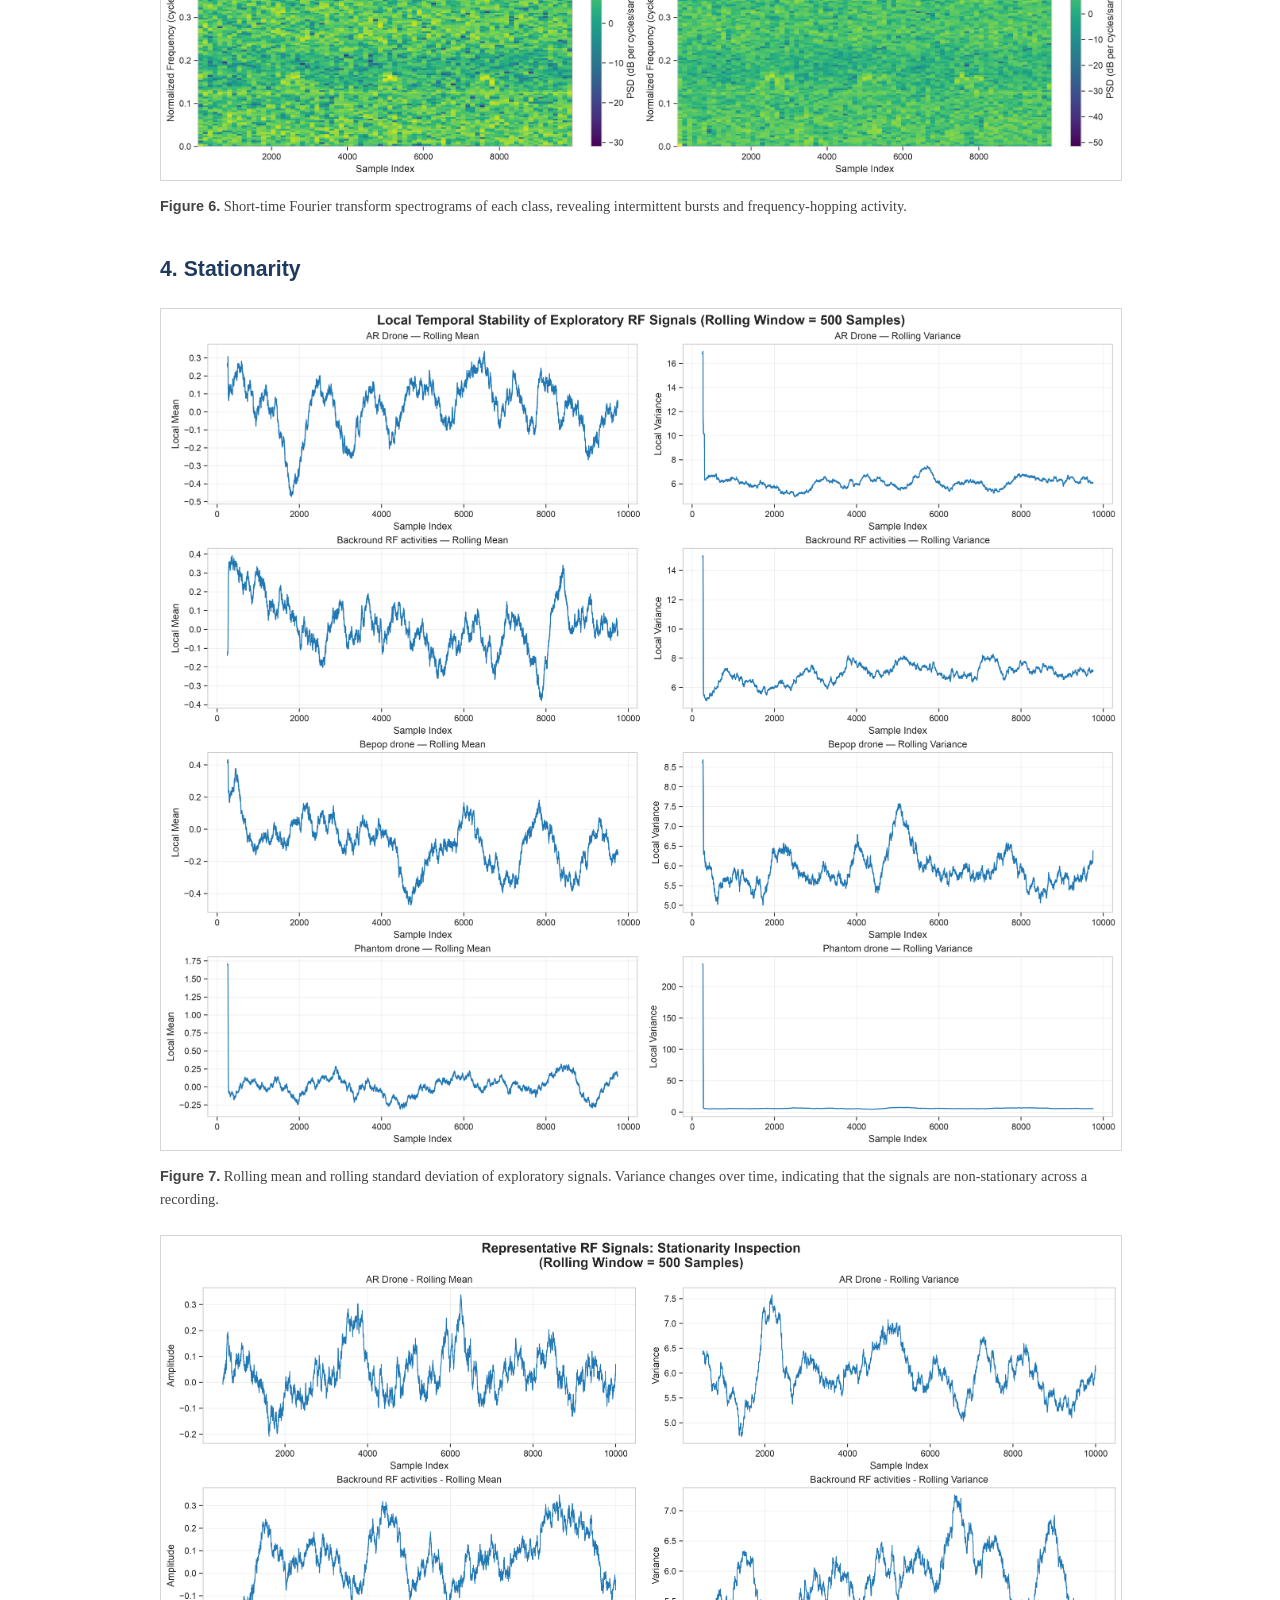
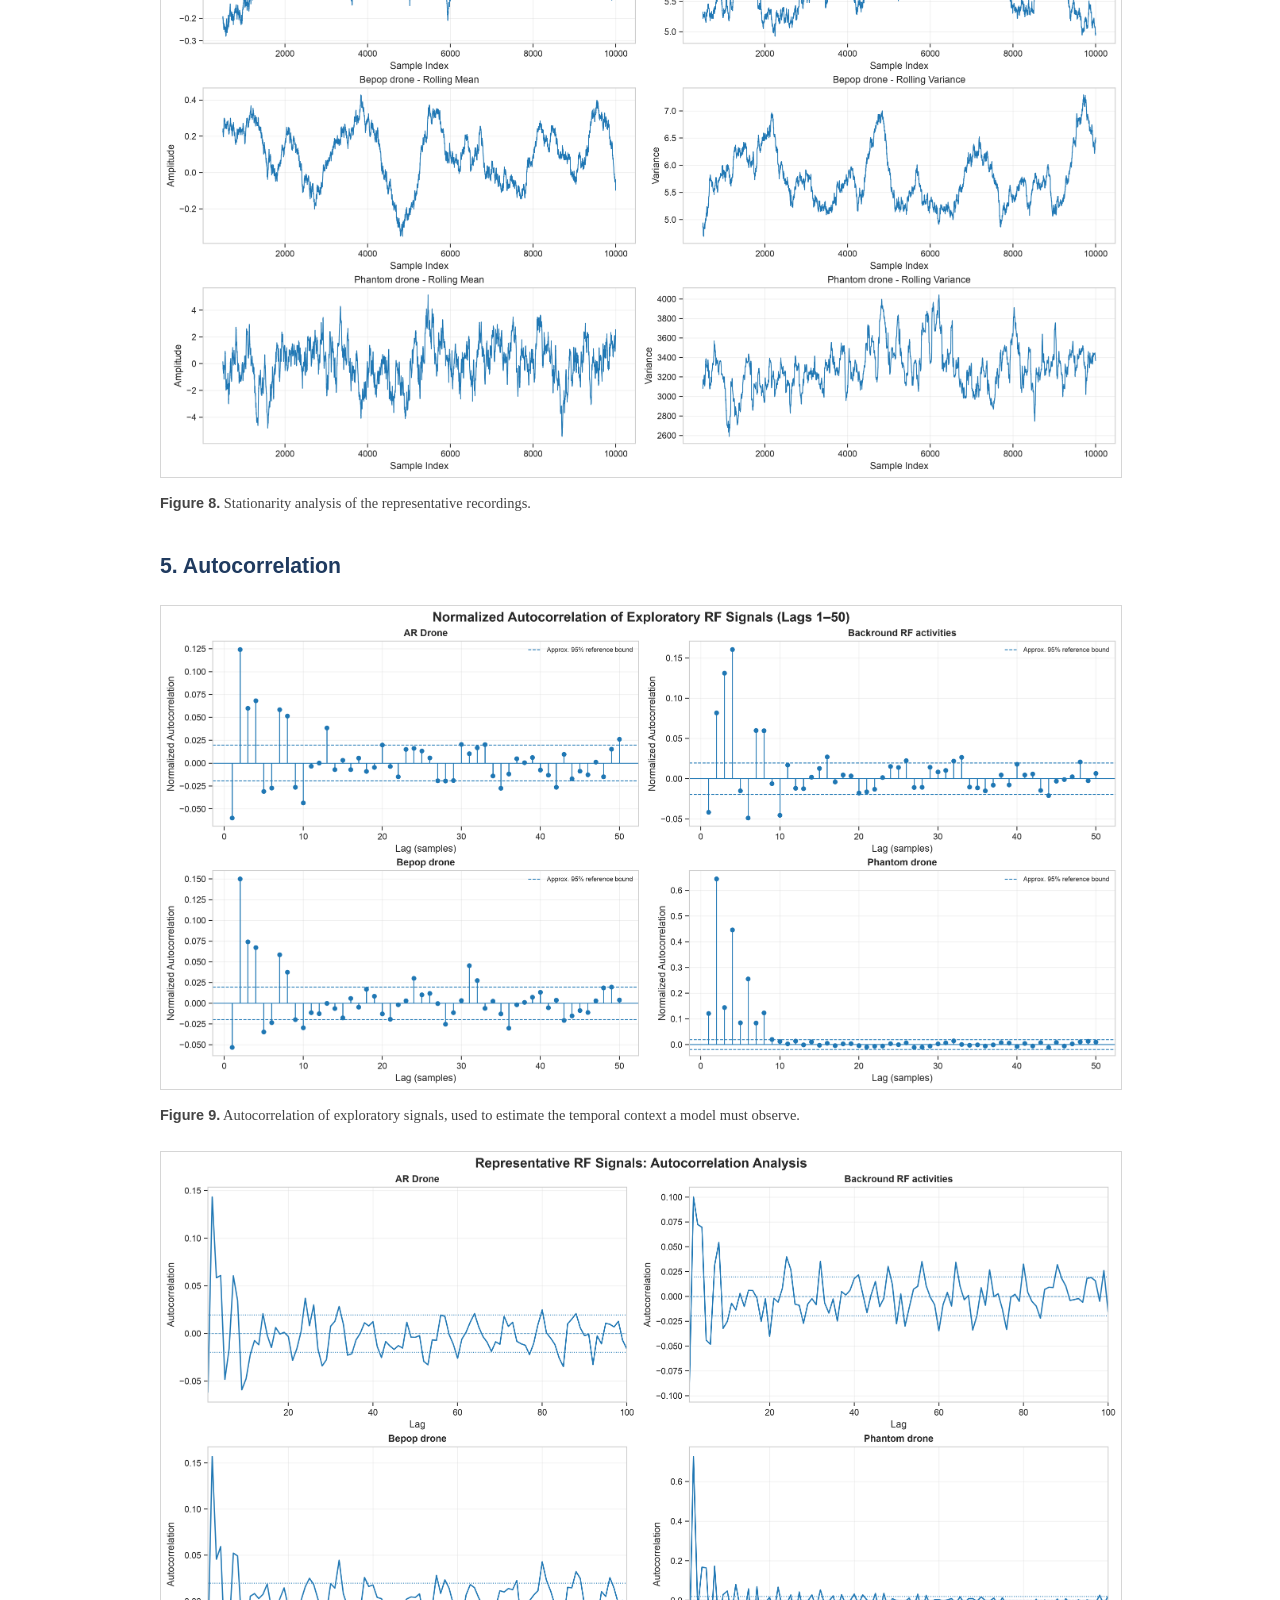
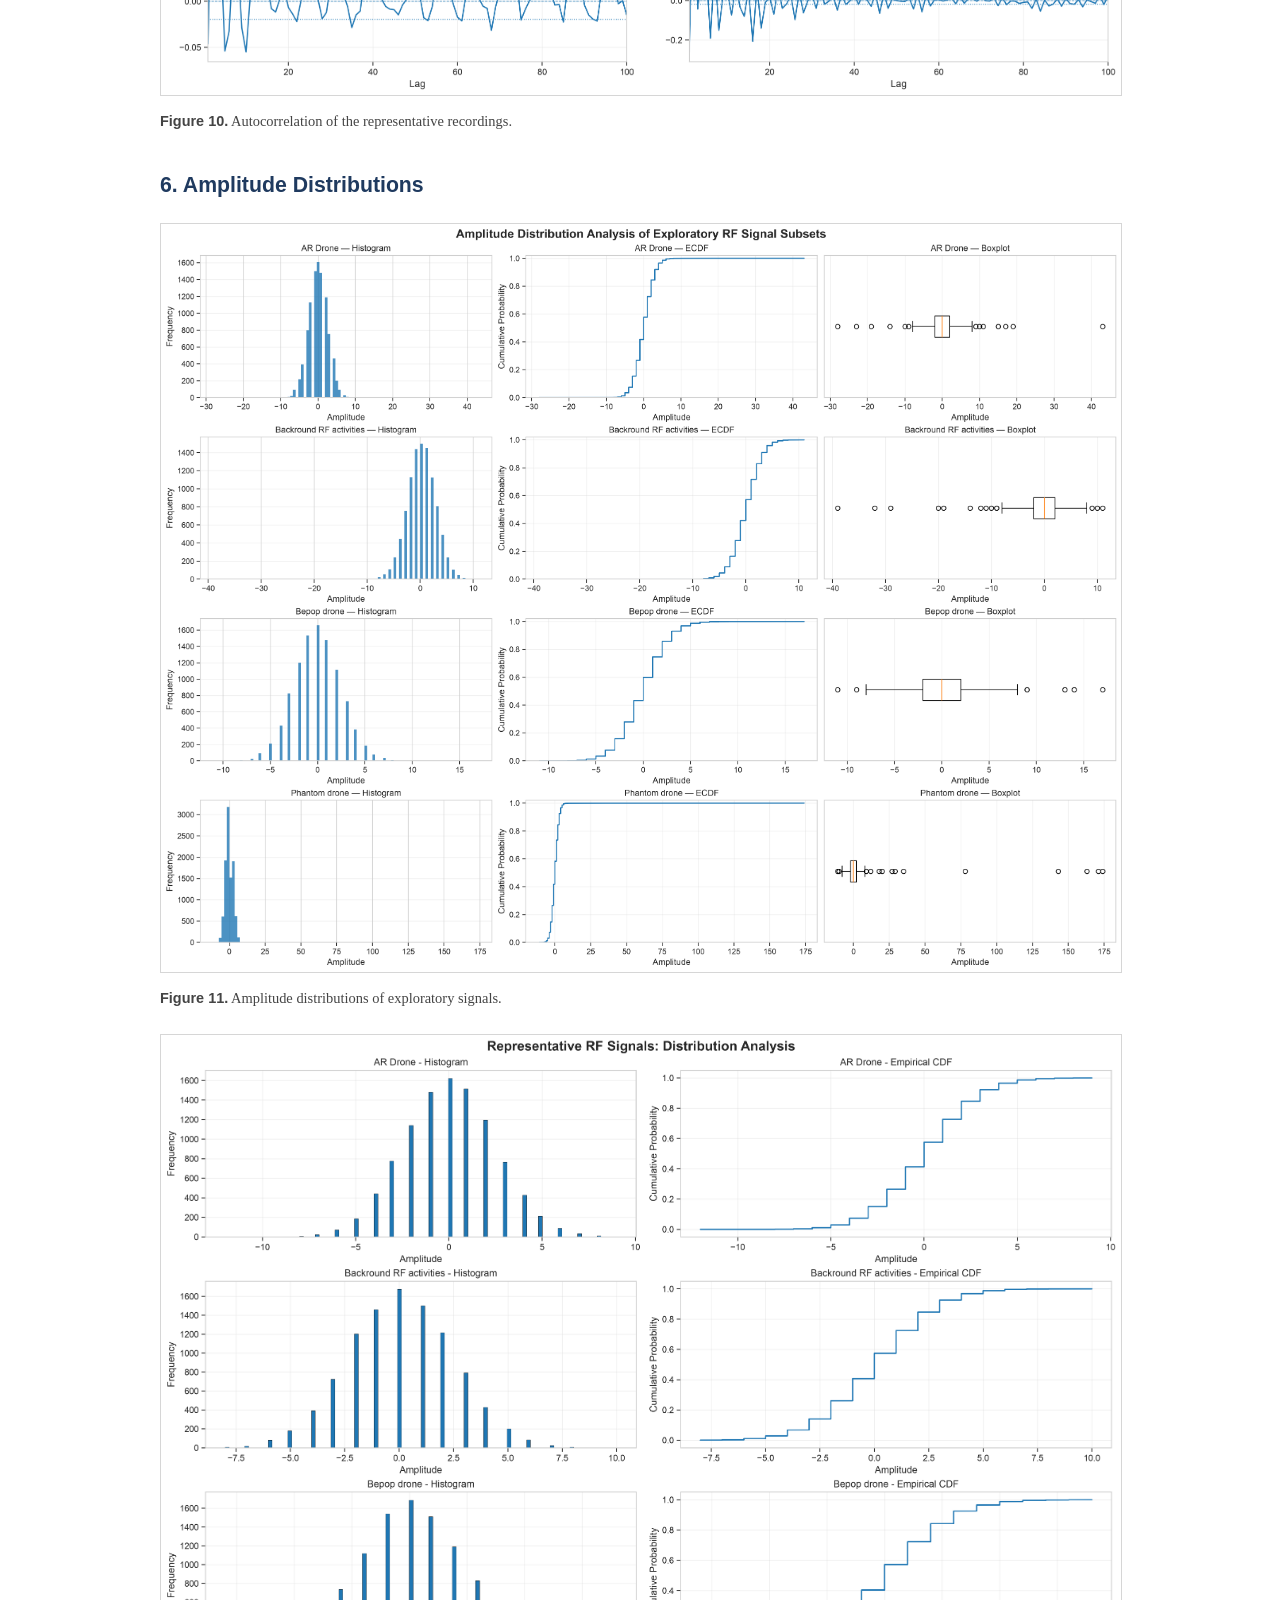
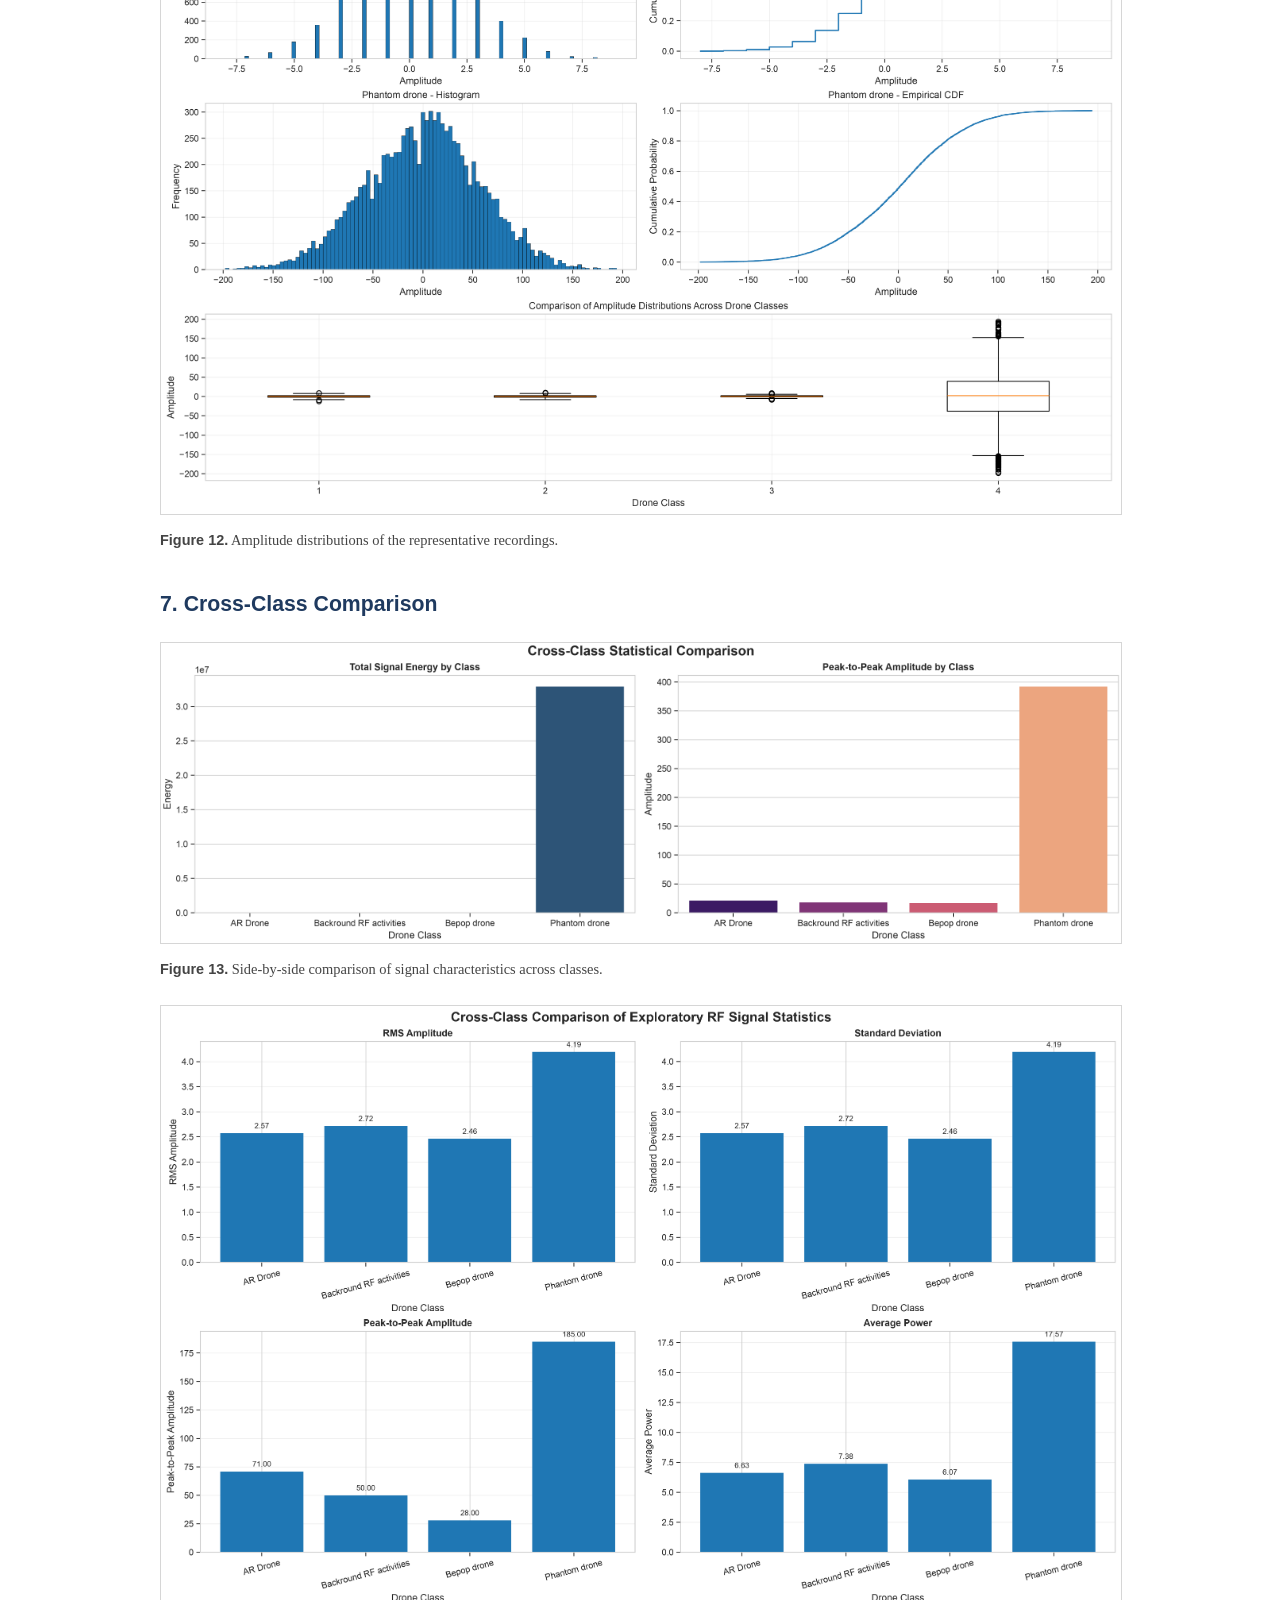
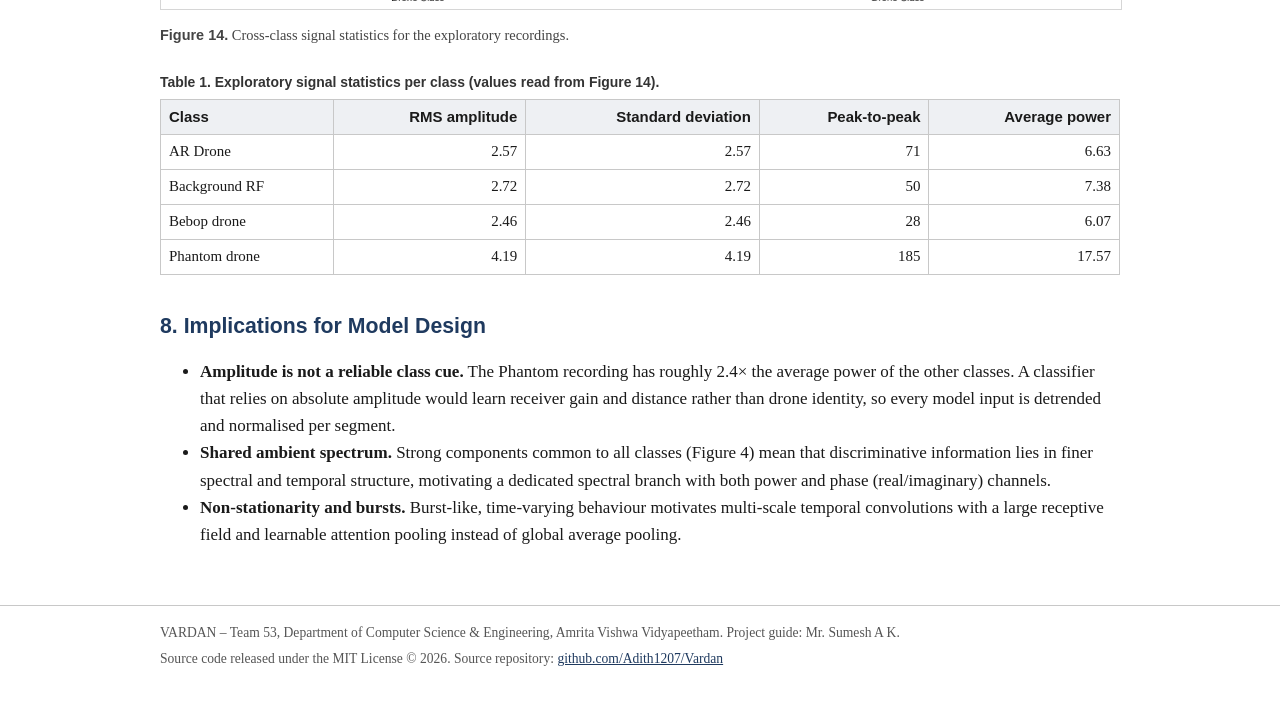
<file: website/pages/signal-analysis.html>
<!DOCTYPE html>
<html lang="en">
<head>
  <meta charset="utf-8">
  <meta name="viewport" content="width=device-width, initial-scale=1">
  <title>Signal Analysis – VARDAN</title>
  <link rel="stylesheet" href="../assets/css/style.css">
</head>
<body>
  <header class="site-header">
    <div class="container">
      <p class="title"><a href="../index.html">VARDAN</a></p>
      <p class="subtitle">Vardan: Lightweight RF-Based Drone Detection and Identification</p>
      <p class="affiliation">Department of Computer Science &amp; Engineering, Amrita Vishwa Vidyapeetham &middot; Final Year B.Tech Project, Team 53</p>
    </div>
  </header>

  <nav class="site-nav" aria-label="Main">
    <div class="container">
      <ul>
        <li><a href="../index.html">Overview</a></li>
        <li><a href="dataset.html">Dataset</a></li>
        <li><a href="signal-analysis.html" aria-current="page">Signal Analysis</a></li>
        <li><a href="preprocessing.html">Preprocessing</a></li>
        <li><a href="baselines.html">Baselines</a></li>
        <li><a href="vardhan.html">VARDHAN Models</a></li>
        <li><a href="protocols.html">Evaluation Protocols</a></li>
        <li><a href="results.html">Results</a></li>
        <li><a href="limitations.html">Limitations</a></li>
        <li><a href="roadmap.html">Roadmap</a></li>
        <li><a href="code.html">Code</a></li>
        <li><a href="references.html">Team &amp; References</a></li>
      </ul>
    </div>
  </nav>

  <main>
    <div class="container">
      <h1>RF Signal Characterisation</h1>
      <p>Before designing input representations, the raw DroneRF waveforms were characterised in <code>notebooks/02_DroneRF_Signal_Characterization.ipynb</code>. The analysis covers the time domain, the frequency domain, time&ndash;frequency structure, stationarity, autocorrelation and amplitude distributions, first on exploratory recordings and then on representative recordings selected for each class. The findings motivated the dual time/frequency design of VARDHAN-v3 and the use of per-segment normalisation.</p>

      <div class="toc">
        <strong>On this page</strong>
        <ol>
          <li><a href="#time">Time-domain analysis</a></li>
          <li><a href="#frequency">Frequency-domain analysis</a></li>
          <li><a href="#tf">Time&ndash;frequency analysis</a></li>
          <li><a href="#stationarity">Stationarity</a></li>
          <li><a href="#autocorrelation">Autocorrelation</a></li>
          <li><a href="#distribution">Amplitude distributions</a></li>
          <li><a href="#crossclass">Cross-class comparison</a></li>
          <li><a href="#implications">Implications for model design</a></li>
        </ol>
      </div>

      <h2 id="time">1. Time-Domain Analysis</h2>
      <figure>
        <img src="../assets/figures/notebook02/time_domain_exploratory_signals.png" alt="Exploratory time-domain RF signals for each class">
        <figcaption><strong>Figure 1.</strong> Exploratory time-domain RF waveforms for Background RF, Parrot Bebop, Parrot AR and DJI Phantom recordings.</figcaption>
      </figure>
      <figure>
        <img src="../assets/figures/notebook02/time_domain_analysis.png" alt="Time-domain analysis of representative RF signals">
        <figcaption><strong>Figure 2.</strong> Time-domain analysis of representative recordings, showing burst structure and amplitude envelopes of the drone control and video links.</figcaption>
      </figure>

      <h2 id="frequency">2. Frequency-Domain Analysis</h2>
      <figure>
        <img src="../assets/figures/notebook02/fft_analysis.png" alt="FFT magnitude spectra for each class">
        <figcaption><strong>Figure 3.</strong> FFT magnitude spectra of the four classes.</figcaption>
      </figure>
      <figure>
        <img src="../assets/figures/notebook02/welch_psd_analysis.png" alt="Welch power spectral density of exploratory RF signals">
        <figcaption><strong>Figure 4.</strong> Welch power spectral density (dB per cycle/sample) of exploratory signals versus normalised frequency. All classes share a strong narrow-band component near 0.125 cycles/sample and a spectral trough near 0.17&ndash;0.21 cycles/sample, illustrating how much of the spectrum is common ambient activity rather than drone-specific.</figcaption>
      </figure>
      <figure>
        <img src="../assets/figures/notebook02/representative_welch_psd_analysis.png" alt="Welch PSD of representative recordings">
        <figcaption><strong>Figure 5.</strong> Welch power spectral density of the representative recordings selected for each class.</figcaption>
      </figure>

      <h2 id="tf">3. Time&ndash;Frequency Analysis</h2>
      <figure>
        <img src="../assets/figures/notebook02/spectrogram_analysis.png" alt="Spectrograms for each class">
        <figcaption><strong>Figure 6.</strong> Short-time Fourier transform spectrograms of each class, revealing intermittent bursts and frequency-hopping activity.</figcaption>
      </figure>

      <h2 id="stationarity">4. Stationarity</h2>
      <figure>
        <img src="../assets/figures/notebook02/stationarity_rolling_analysis.png" alt="Rolling mean and variance stationarity analysis">
        <figcaption><strong>Figure 7.</strong> Rolling mean and rolling standard deviation of exploratory signals. Variance changes over time, indicating that the signals are non-stationary across a recording.</figcaption>
      </figure>
      <figure>
        <img src="../assets/figures/notebook02/representative_stationarity_analysis.png" alt="Stationarity analysis of representative recordings">
        <figcaption><strong>Figure 8.</strong> Stationarity analysis of the representative recordings.</figcaption>
      </figure>

      <h2 id="autocorrelation">5. Autocorrelation</h2>
      <figure>
        <img src="../assets/figures/notebook02/autocorrelation_analysis.png" alt="Autocorrelation functions of exploratory signals">
        <figcaption><strong>Figure 9.</strong> Autocorrelation of exploratory signals, used to estimate the temporal context a model must observe.</figcaption>
      </figure>
      <figure>
        <img src="../assets/figures/notebook02/representative_autocorrelation_analysis.png" alt="Autocorrelation of representative recordings">
        <figcaption><strong>Figure 10.</strong> Autocorrelation of the representative recordings.</figcaption>
      </figure>

      <h2 id="distribution">6. Amplitude Distributions</h2>
      <figure>
        <img src="../assets/figures/notebook02/distribution_analysis.png" alt="Amplitude histograms of exploratory signals">
        <figcaption><strong>Figure 11.</strong> Amplitude distributions of exploratory signals.</figcaption>
      </figure>
      <figure>
        <img src="../assets/figures/notebook02/representative_distribution_analysis.png" alt="Amplitude histograms of representative recordings">
        <figcaption><strong>Figure 12.</strong> Amplitude distributions of the representative recordings.</figcaption>
      </figure>

      <h2 id="crossclass">7. Cross-Class Comparison</h2>
      <figure>
        <img src="../assets/figures/notebook02/cross_class_comparison.png" alt="Cross-class comparison of RF signal characteristics">
        <figcaption><strong>Figure 13.</strong> Side-by-side comparison of signal characteristics across classes.</figcaption>
      </figure>
      <figure>
        <img src="../assets/figures/notebook02/cross_class_statistical_comparison.png" alt="Bar charts of RMS, standard deviation, peak-to-peak amplitude and average power per class">
        <figcaption><strong>Figure 14.</strong> Cross-class signal statistics for the exploratory recordings.</figcaption>
      </figure>
      <table>
        <caption>Table 1. Exploratory signal statistics per class (values read from Figure 14).</caption>
        <thead>
          <tr><th>Class</th><th class="num">RMS amplitude</th><th class="num">Standard deviation</th><th class="num">Peak-to-peak</th><th class="num">Average power</th></tr>
        </thead>
        <tbody>
          <tr><td>AR Drone</td><td class="num">2.57</td><td class="num">2.57</td><td class="num">71</td><td class="num">6.63</td></tr>
          <tr><td>Background RF</td><td class="num">2.72</td><td class="num">2.72</td><td class="num">50</td><td class="num">7.38</td></tr>
          <tr><td>Bebop drone</td><td class="num">2.46</td><td class="num">2.46</td><td class="num">28</td><td class="num">6.07</td></tr>
          <tr><td>Phantom drone</td><td class="num">4.19</td><td class="num">4.19</td><td class="num">185</td><td class="num">17.57</td></tr>
        </tbody>
      </table>

      <h2 id="implications">8. Implications for Model Design</h2>
      <ul>
        <li><strong>Amplitude is not a reliable class cue.</strong> The Phantom recording has roughly 2.4&times; the average power of the other classes. A classifier that relies on absolute amplitude would learn receiver gain and distance rather than drone identity, so every model input is detrended and normalised per segment.</li>
        <li><strong>Shared ambient spectrum.</strong> Strong components common to all classes (Figure 4) mean that discriminative information lies in finer spectral and temporal structure, motivating a dedicated spectral branch with both power and phase (real/imaginary) channels.</li>
        <li><strong>Non-stationarity and bursts.</strong> Burst-like, time-varying behaviour motivates multi-scale temporal convolutions with a large receptive field and learnable attention pooling instead of global average pooling.</li>
      </ul>
    </div>
  </main>

  <footer class="site-footer">
    <div class="container">
      <p>VARDAN &ndash; Team 53, Department of Computer Science &amp; Engineering, Amrita Vishwa Vidyapeetham. Project guide: Mr. Sumesh A K.</p>
      <p>Source code released under the MIT License &copy; 2026. Source repository: <a href="https://github.com/Adith1207/Vardan">github.com/Adith1207/Vardan</a></p>
    </div>
  </footer>
</body>
</html>
</file>
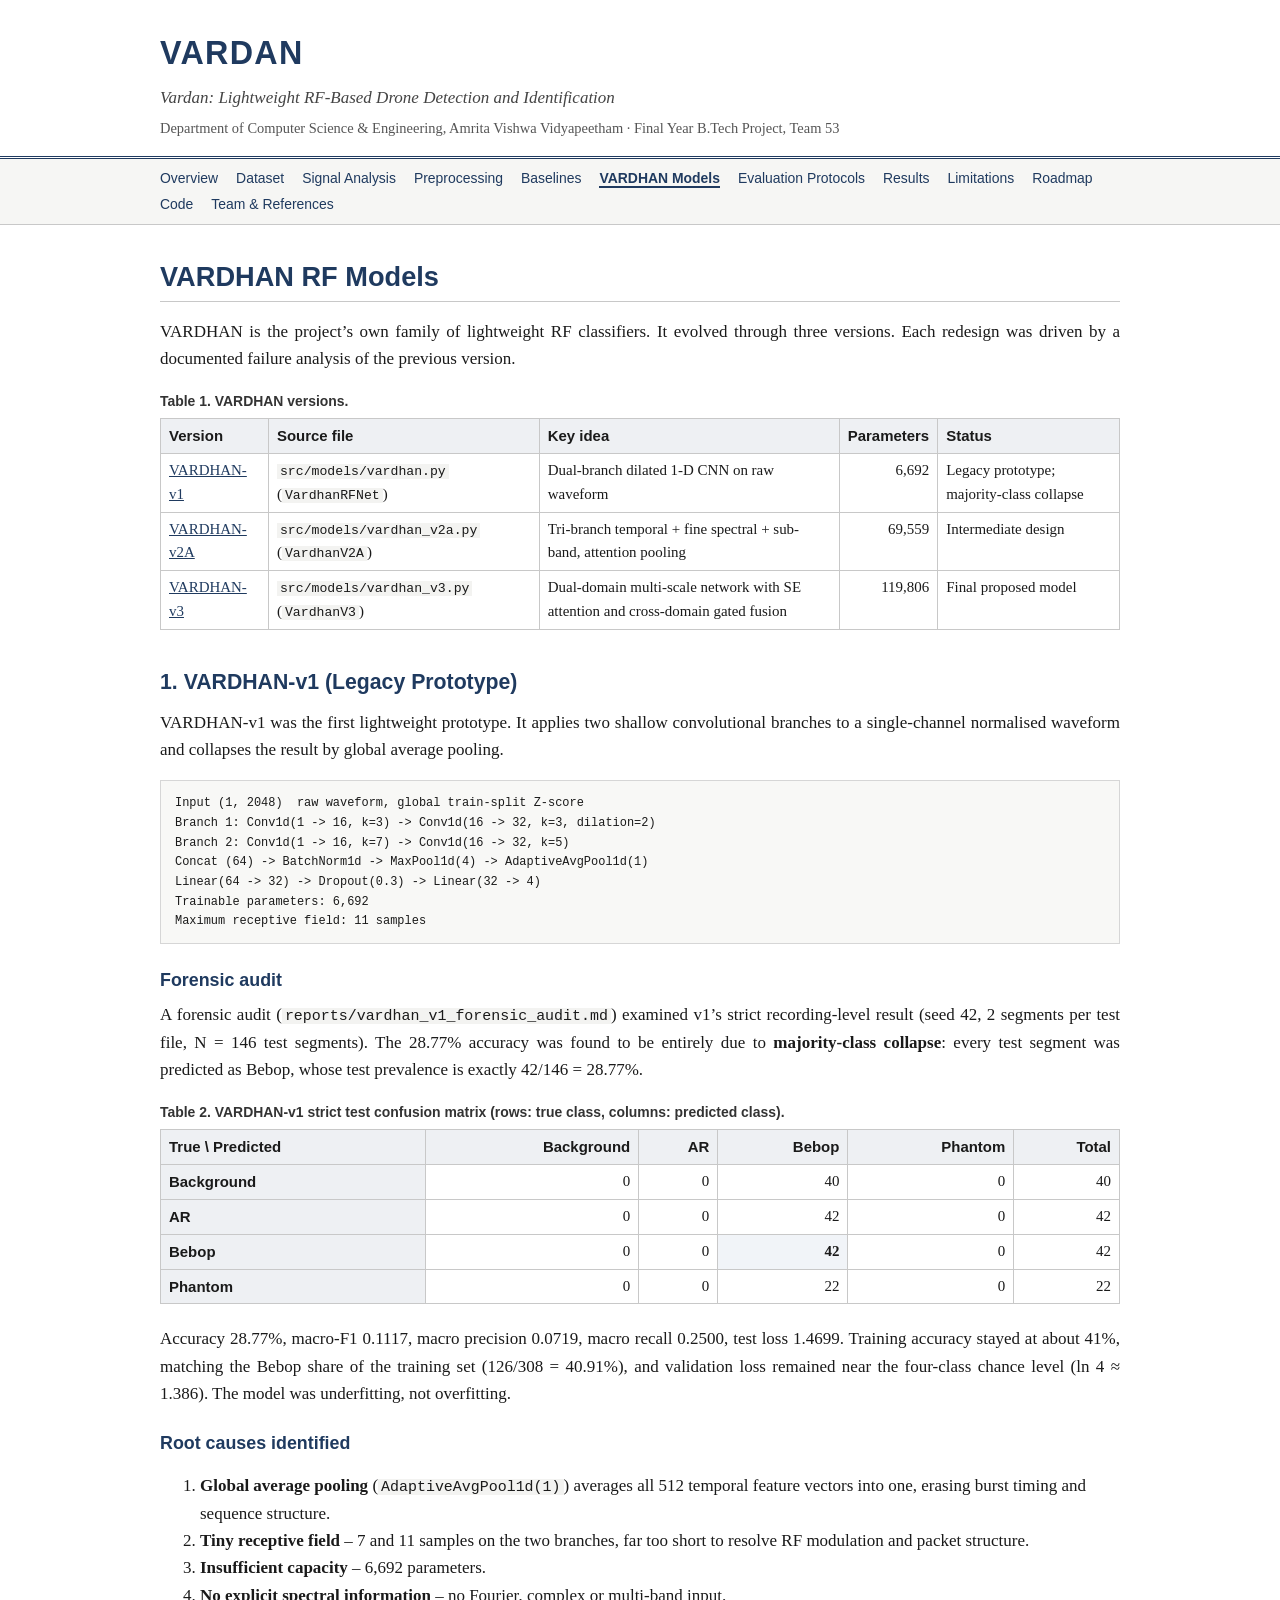
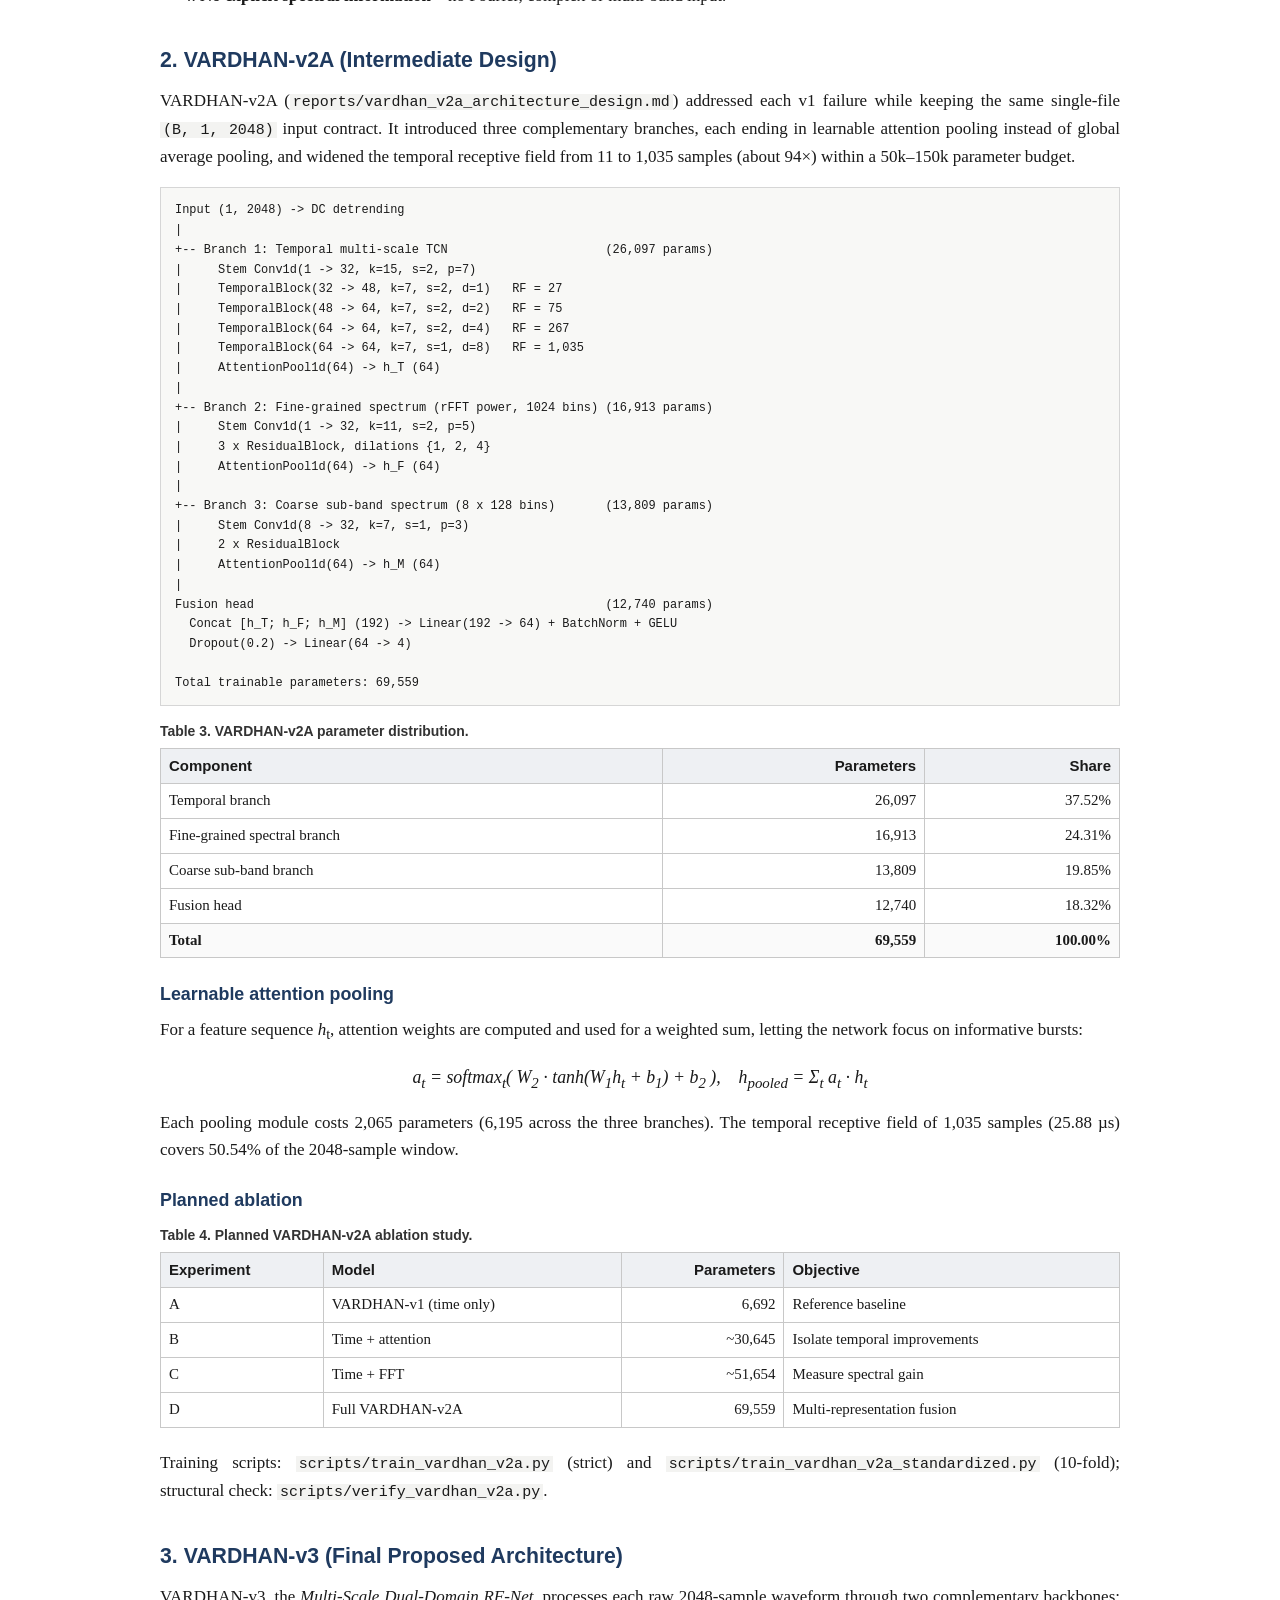
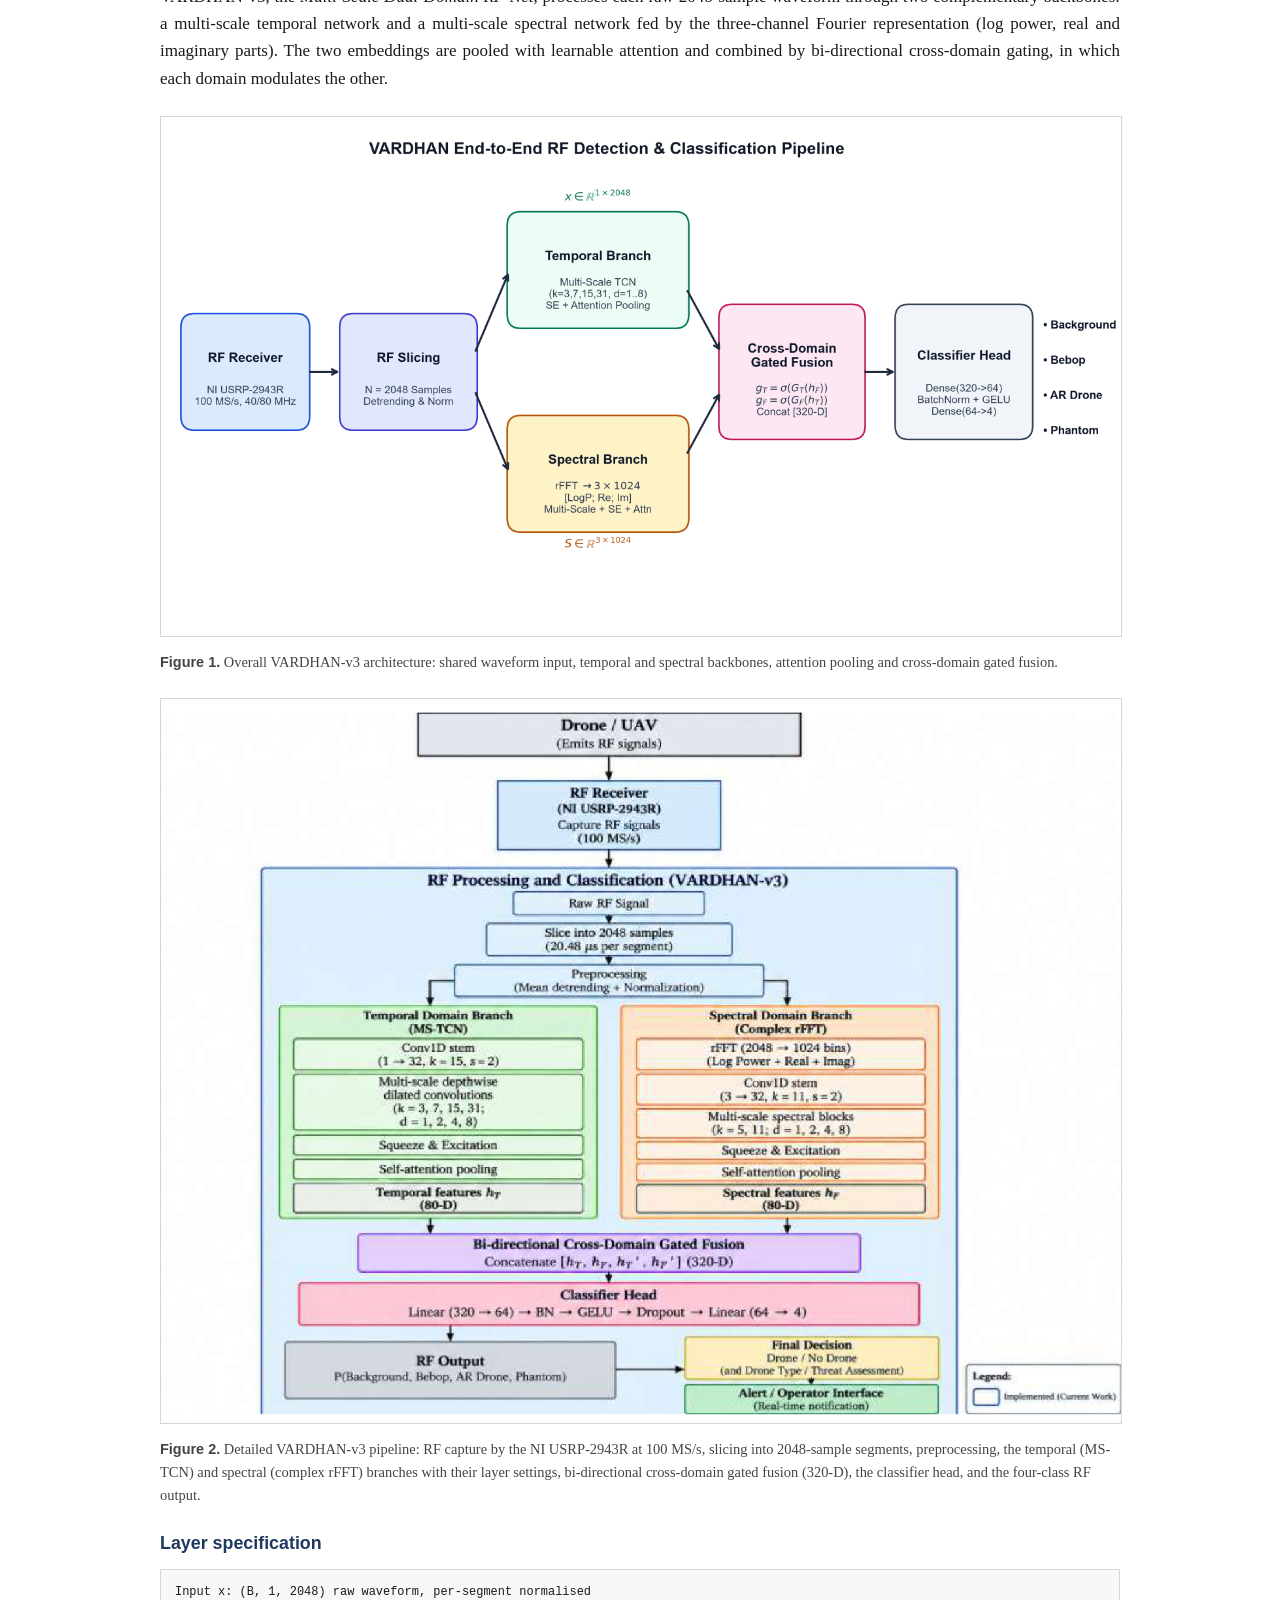
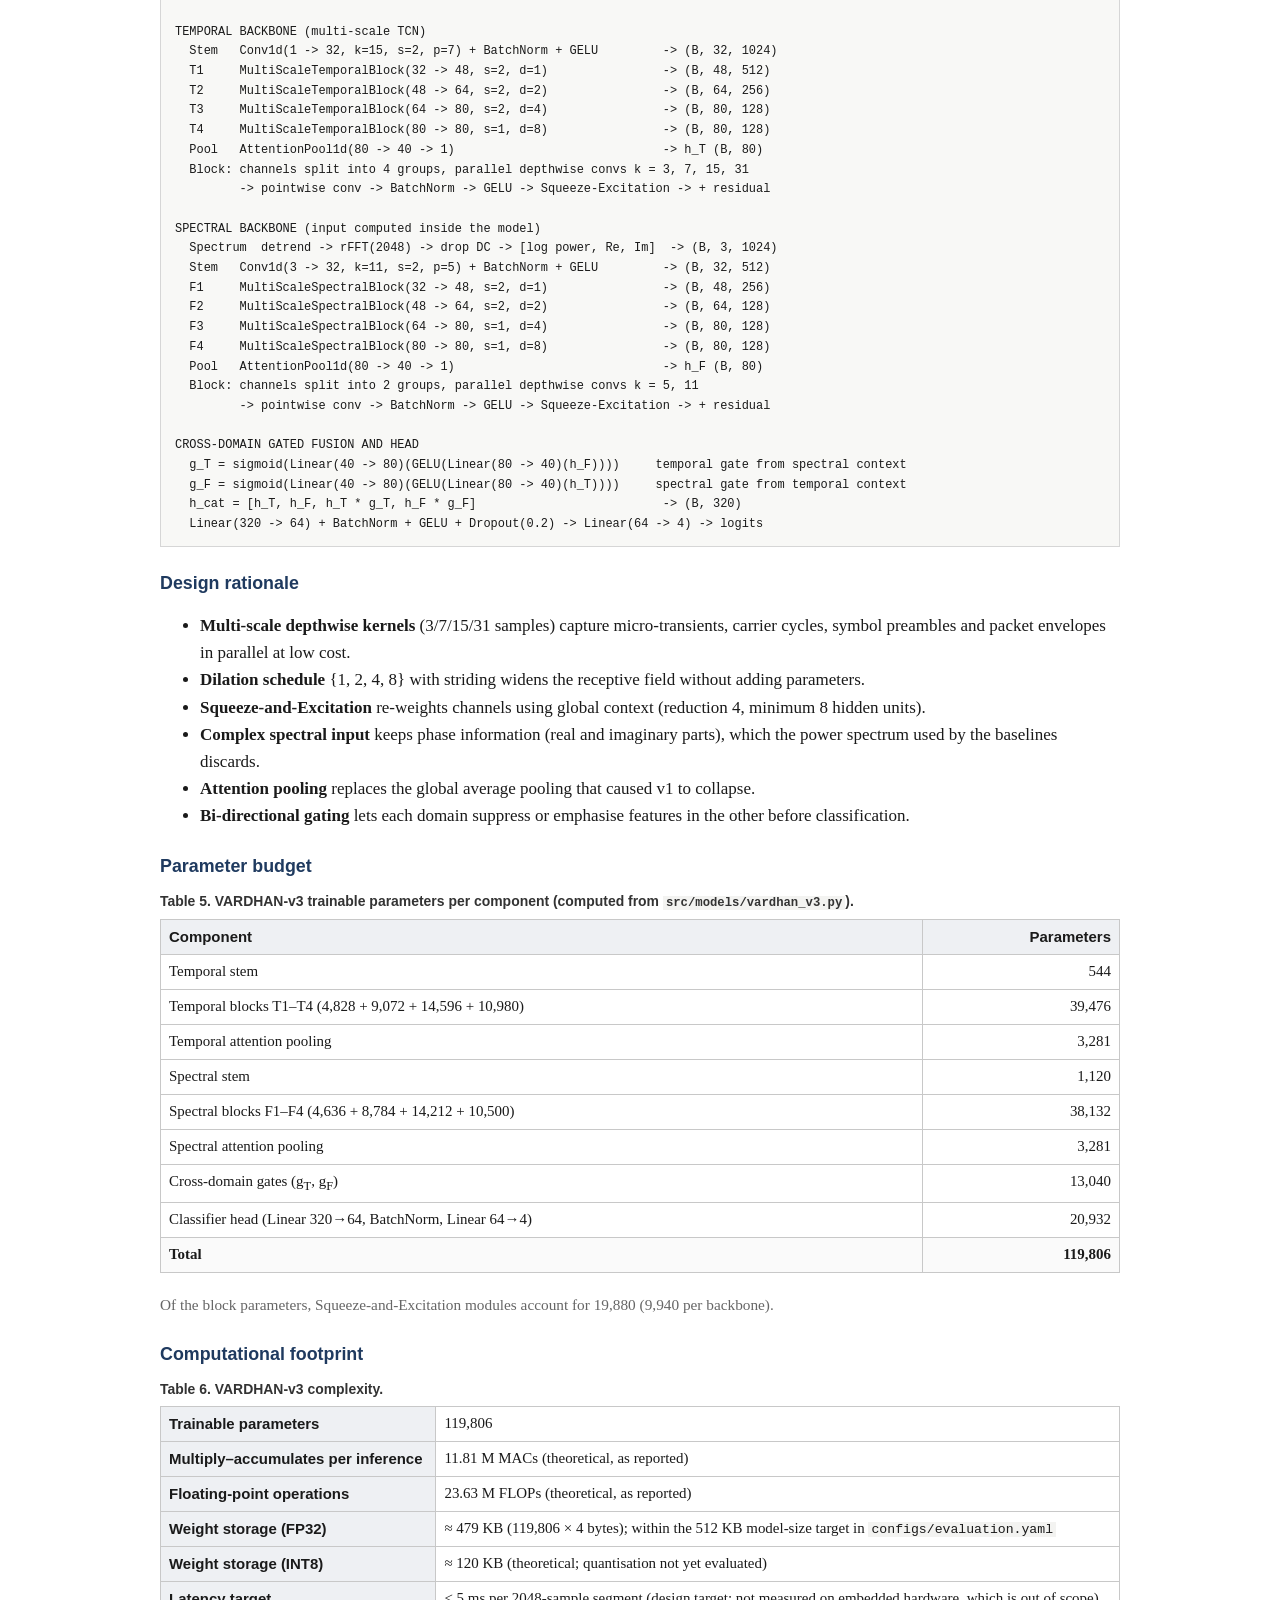
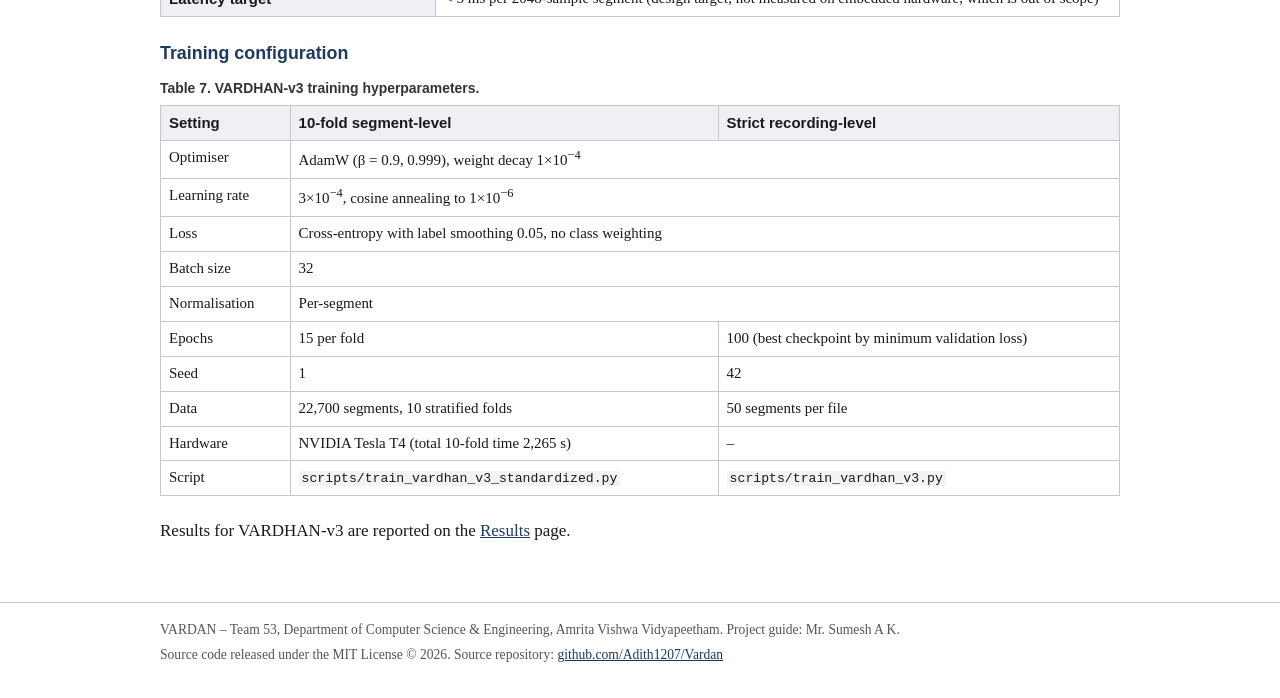
<file: website/pages/vardhan.html>
<!DOCTYPE html>
<html lang="en">
<head>
  <meta charset="utf-8">
  <meta name="viewport" content="width=device-width, initial-scale=1">
  <title>VARDHAN Models – VARDAN</title>
  <link rel="stylesheet" href="../assets/css/style.css">
</head>
<body>
  <header class="site-header">
    <div class="container">
      <p class="title"><a href="../index.html">VARDAN</a></p>
      <p class="subtitle">Vardan: Lightweight RF-Based Drone Detection and Identification</p>
      <p class="affiliation">Department of Computer Science &amp; Engineering, Amrita Vishwa Vidyapeetham &middot; Final Year B.Tech Project, Team 53</p>
    </div>
  </header>

  <nav class="site-nav" aria-label="Main">
    <div class="container">
      <ul>
        <li><a href="../index.html">Overview</a></li>
        <li><a href="dataset.html">Dataset</a></li>
        <li><a href="signal-analysis.html">Signal Analysis</a></li>
        <li><a href="preprocessing.html">Preprocessing</a></li>
        <li><a href="baselines.html">Baselines</a></li>
        <li><a href="vardhan.html" aria-current="page">VARDHAN Models</a></li>
        <li><a href="protocols.html">Evaluation Protocols</a></li>
        <li><a href="results.html">Results</a></li>
        <li><a href="limitations.html">Limitations</a></li>
        <li><a href="roadmap.html">Roadmap</a></li>
        <li><a href="code.html">Code</a></li>
        <li><a href="references.html">Team &amp; References</a></li>
      </ul>
    </div>
  </nav>

  <main>
    <div class="container">
      <h1>VARDHAN RF Models</h1>
      <p>VARDHAN is the project&rsquo;s own family of lightweight RF classifiers. It evolved through three versions. Each redesign was driven by a documented failure analysis of the previous version.</p>

      <table>
        <caption>Table 1. VARDHAN versions.</caption>
        <thead>
          <tr><th>Version</th><th>Source file</th><th>Key idea</th><th class="num">Parameters</th><th>Status</th></tr>
        </thead>
        <tbody>
          <tr><td><a href="#v1">VARDHAN-v1</a></td><td><code>src/models/vardhan.py</code> (<code>VardhanRFNet</code>)</td><td>Dual-branch dilated 1-D CNN on raw waveform</td><td class="num">6,692</td><td>Legacy prototype; majority-class collapse</td></tr>
          <tr><td><a href="#v2a">VARDHAN-v2A</a></td><td><code>src/models/vardhan_v2a.py</code> (<code>VardhanV2A</code>)</td><td>Tri-branch temporal + fine spectral + sub-band, attention pooling</td><td class="num">69,559</td><td>Intermediate design</td></tr>
          <tr><td><a href="#v3">VARDHAN-v3</a></td><td><code>src/models/vardhan_v3.py</code> (<code>VardhanV3</code>)</td><td>Dual-domain multi-scale network with SE attention and cross-domain gated fusion</td><td class="num">119,806</td><td>Final proposed model</td></tr>
        </tbody>
      </table>

      <h2 id="v1">1. VARDHAN-v1 (Legacy Prototype)</h2>
      <p>VARDHAN-v1 was the first lightweight prototype. It applies two shallow convolutional branches to a single-channel normalised waveform and collapses the result by global average pooling.</p>
      <pre><code>Input (1, 2048)  raw waveform, global train-split Z-score
Branch 1: Conv1d(1 -&gt; 16, k=3) -&gt; Conv1d(16 -&gt; 32, k=3, dilation=2)
Branch 2: Conv1d(1 -&gt; 16, k=7) -&gt; Conv1d(16 -&gt; 32, k=5)
Concat (64) -&gt; BatchNorm1d -&gt; MaxPool1d(4) -&gt; AdaptiveAvgPool1d(1)
Linear(64 -&gt; 32) -&gt; Dropout(0.3) -&gt; Linear(32 -&gt; 4)
Trainable parameters: 6,692
Maximum receptive field: 11 samples</code></pre>

      <h3>Forensic audit</h3>
      <p>A forensic audit (<code>reports/vardhan_v1_forensic_audit.md</code>) examined v1&rsquo;s strict recording-level result (seed 42, 2 segments per test file, N = 146 test segments). The 28.77% accuracy was found to be entirely due to <strong>majority-class collapse</strong>: every test segment was predicted as Bebop, whose test prevalence is exactly 42/146 = 28.77%.</p>
      <table>
        <caption>Table 2. VARDHAN-v1 strict test confusion matrix (rows: true class, columns: predicted class).</caption>
        <thead>
          <tr><th>True \ Predicted</th><th class="num">Background</th><th class="num">AR</th><th class="num">Bebop</th><th class="num">Phantom</th><th class="num">Total</th></tr>
        </thead>
        <tbody>
          <tr><th scope="row">Background</th><td class="num">0</td><td class="num">0</td><td class="num">40</td><td class="num">0</td><td class="num">40</td></tr>
          <tr><th scope="row">AR</th><td class="num">0</td><td class="num">0</td><td class="num">42</td><td class="num">0</td><td class="num">42</td></tr>
          <tr><th scope="row">Bebop</th><td class="num">0</td><td class="num">0</td><td class="num diag">42</td><td class="num">0</td><td class="num">42</td></tr>
          <tr><th scope="row">Phantom</th><td class="num">0</td><td class="num">0</td><td class="num">22</td><td class="num">0</td><td class="num">22</td></tr>
        </tbody>
      </table>
      <p>Accuracy 28.77%, macro-F1 0.1117, macro precision 0.0719, macro recall 0.2500, test loss 1.4699. Training accuracy stayed at about 41%, matching the Bebop share of the training set (126/308 = 40.91%), and validation loss remained near the four-class chance level (ln 4 &asymp; 1.386). The model was underfitting, not overfitting.</p>
      <h3>Root causes identified</h3>
      <ol>
        <li><strong>Global average pooling</strong> (<code>AdaptiveAvgPool1d(1)</code>) averages all 512 temporal feature vectors into one, erasing burst timing and sequence structure.</li>
        <li><strong>Tiny receptive field</strong> &ndash; 7 and 11 samples on the two branches, far too short to resolve RF modulation and packet structure.</li>
        <li><strong>Insufficient capacity</strong> &ndash; 6,692 parameters.</li>
        <li><strong>No explicit spectral information</strong> &ndash; no Fourier, complex or multi-band input.</li>
      </ol>

      <h2 id="v2a">2. VARDHAN-v2A (Intermediate Design)</h2>
      <p>VARDHAN-v2A (<code>reports/vardhan_v2a_architecture_design.md</code>) addressed each v1 failure while keeping the same single-file <code>(B, 1, 2048)</code> input contract. It introduced three complementary branches, each ending in learnable attention pooling instead of global average pooling, and widened the temporal receptive field from 11 to 1,035 samples (about 94&times;) within a 50k&ndash;150k parameter budget.</p>
      <pre><code>Input (1, 2048) -&gt; DC detrending
|
+-- Branch 1: Temporal multi-scale TCN                      (26,097 params)
|     Stem Conv1d(1 -&gt; 32, k=15, s=2, p=7)
|     TemporalBlock(32 -&gt; 48, k=7, s=2, d=1)   RF = 27
|     TemporalBlock(48 -&gt; 64, k=7, s=2, d=2)   RF = 75
|     TemporalBlock(64 -&gt; 64, k=7, s=2, d=4)   RF = 267
|     TemporalBlock(64 -&gt; 64, k=7, s=1, d=8)   RF = 1,035
|     AttentionPool1d(64) -&gt; h_T (64)
|
+-- Branch 2: Fine-grained spectrum (rFFT power, 1024 bins) (16,913 params)
|     Stem Conv1d(1 -&gt; 32, k=11, s=2, p=5)
|     3 x ResidualBlock, dilations {1, 2, 4}
|     AttentionPool1d(64) -&gt; h_F (64)
|
+-- Branch 3: Coarse sub-band spectrum (8 x 128 bins)       (13,809 params)
|     Stem Conv1d(8 -&gt; 32, k=7, s=1, p=3)
|     2 x ResidualBlock
|     AttentionPool1d(64) -&gt; h_M (64)
|
Fusion head                                                 (12,740 params)
  Concat [h_T; h_F; h_M] (192) -&gt; Linear(192 -&gt; 64) + BatchNorm + GELU
  Dropout(0.2) -&gt; Linear(64 -&gt; 4)

Total trainable parameters: 69,559</code></pre>
      <table>
        <caption>Table 3. VARDHAN-v2A parameter distribution.</caption>
        <thead>
          <tr><th>Component</th><th class="num">Parameters</th><th class="num">Share</th></tr>
        </thead>
        <tbody>
          <tr><td>Temporal branch</td><td class="num">26,097</td><td class="num">37.52%</td></tr>
          <tr><td>Fine-grained spectral branch</td><td class="num">16,913</td><td class="num">24.31%</td></tr>
          <tr><td>Coarse sub-band branch</td><td class="num">13,809</td><td class="num">19.85%</td></tr>
          <tr><td>Fusion head</td><td class="num">12,740</td><td class="num">18.32%</td></tr>
          <tr class="total"><td>Total</td><td class="num">69,559</td><td class="num">100.00%</td></tr>
        </tbody>
      </table>
      <h3>Learnable attention pooling</h3>
      <p>For a feature sequence <em>h</em><sub>t</sub>, attention weights are computed and used for a weighted sum, letting the network focus on informative bursts:</p>
      <p class="equation">a<sub>t</sub> = softmax<sub>t</sub>( W<sub>2</sub> &middot; tanh(W<sub>1</sub>h<sub>t</sub> + b<sub>1</sub>) + b<sub>2</sub> ), &nbsp;&nbsp; h<sub>pooled</sub> = &Sigma;<sub>t</sub> a<sub>t</sub> &middot; h<sub>t</sub></p>
      <p>Each pooling module costs 2,065 parameters (6,195 across the three branches). The temporal receptive field of 1,035 samples (25.88 &micro;s) covers 50.54% of the 2048-sample window.</p>
      <h3>Planned ablation</h3>
      <table>
        <caption>Table 4. Planned VARDHAN-v2A ablation study.</caption>
        <thead>
          <tr><th>Experiment</th><th>Model</th><th class="num">Parameters</th><th>Objective</th></tr>
        </thead>
        <tbody>
          <tr><td>A</td><td>VARDHAN-v1 (time only)</td><td class="num">6,692</td><td>Reference baseline</td></tr>
          <tr><td>B</td><td>Time + attention</td><td class="num">~30,645</td><td>Isolate temporal improvements</td></tr>
          <tr><td>C</td><td>Time + FFT</td><td class="num">~51,654</td><td>Measure spectral gain</td></tr>
          <tr><td>D</td><td>Full VARDHAN-v2A</td><td class="num">69,559</td><td>Multi-representation fusion</td></tr>
        </tbody>
      </table>
      <p>Training scripts: <code>scripts/train_vardhan_v2a.py</code> (strict) and <code>scripts/train_vardhan_v2a_standardized.py</code> (10-fold); structural check: <code>scripts/verify_vardhan_v2a.py</code>.</p>

      <h2 id="v3">3. VARDHAN-v3 (Final Proposed Architecture)</h2>
      <p>VARDHAN-v3, the <em>Multi-Scale Dual-Domain RF-Net</em>, processes each raw 2048-sample waveform through two complementary backbones: a multi-scale temporal network and a multi-scale spectral network fed by the three-channel Fourier representation (log power, real and imaginary parts). The two embeddings are pooled with learnable attention and combined by bi-directional cross-domain gating, in which each domain modulates the other.</p>
      <figure>
        <img src="../assets/figures/report/vardhan_overall_architecture.png" alt="Overall VARDHAN-v3 architecture block diagram">
        <figcaption><strong>Figure 1.</strong> Overall VARDHAN-v3 architecture: shared waveform input, temporal and spectral backbones, attention pooling and cross-domain gated fusion.</figcaption>
      </figure>
      <figure>
        <img src="../assets/figures/report/vardhan_detailed_architecture.png" alt="Detailed VARDHAN-v3 pipeline from drone RF emission and USRP receiver through the temporal and spectral branches, cross-domain gated fusion and classifier head to the final decision">
        <figcaption><strong>Figure 2.</strong> Detailed VARDHAN-v3 pipeline: RF capture by the NI USRP-2943R at 100 MS/s, slicing into 2048-sample segments, preprocessing, the temporal (MS-TCN) and spectral (complex rFFT) branches with their layer settings, bi-directional cross-domain gated fusion (320-D), the classifier head, and the four-class RF output.</figcaption>
      </figure>

      <h3>Layer specification</h3>
      <pre><code>Input x: (B, 1, 2048) raw waveform, per-segment normalised

TEMPORAL BACKBONE (multi-scale TCN)
  Stem   Conv1d(1 -&gt; 32, k=15, s=2, p=7) + BatchNorm + GELU         -&gt; (B, 32, 1024)
  T1     MultiScaleTemporalBlock(32 -&gt; 48, s=2, d=1)                -&gt; (B, 48, 512)
  T2     MultiScaleTemporalBlock(48 -&gt; 64, s=2, d=2)                -&gt; (B, 64, 256)
  T3     MultiScaleTemporalBlock(64 -&gt; 80, s=2, d=4)                -&gt; (B, 80, 128)
  T4     MultiScaleTemporalBlock(80 -&gt; 80, s=1, d=8)                -&gt; (B, 80, 128)
  Pool   AttentionPool1d(80 -&gt; 40 -&gt; 1)                             -&gt; h_T (B, 80)
  Block: channels split into 4 groups, parallel depthwise convs k = 3, 7, 15, 31
         -&gt; pointwise conv -&gt; BatchNorm -&gt; GELU -&gt; Squeeze-Excitation -&gt; + residual

SPECTRAL BACKBONE (input computed inside the model)
  Spectrum  detrend -&gt; rFFT(2048) -&gt; drop DC -&gt; [log power, Re, Im]  -&gt; (B, 3, 1024)
  Stem   Conv1d(3 -&gt; 32, k=11, s=2, p=5) + BatchNorm + GELU         -&gt; (B, 32, 512)
  F1     MultiScaleSpectralBlock(32 -&gt; 48, s=2, d=1)                -&gt; (B, 48, 256)
  F2     MultiScaleSpectralBlock(48 -&gt; 64, s=2, d=2)                -&gt; (B, 64, 128)
  F3     MultiScaleSpectralBlock(64 -&gt; 80, s=1, d=4)                -&gt; (B, 80, 128)
  F4     MultiScaleSpectralBlock(80 -&gt; 80, s=1, d=8)                -&gt; (B, 80, 128)
  Pool   AttentionPool1d(80 -&gt; 40 -&gt; 1)                             -&gt; h_F (B, 80)
  Block: channels split into 2 groups, parallel depthwise convs k = 5, 11
         -&gt; pointwise conv -&gt; BatchNorm -&gt; GELU -&gt; Squeeze-Excitation -&gt; + residual

CROSS-DOMAIN GATED FUSION AND HEAD
  g_T = sigmoid(Linear(40 -&gt; 80)(GELU(Linear(80 -&gt; 40)(h_F))))     temporal gate from spectral context
  g_F = sigmoid(Linear(40 -&gt; 80)(GELU(Linear(80 -&gt; 40)(h_T))))     spectral gate from temporal context
  h_cat = [h_T, h_F, h_T * g_T, h_F * g_F]                          -&gt; (B, 320)
  Linear(320 -&gt; 64) + BatchNorm + GELU + Dropout(0.2) -&gt; Linear(64 -&gt; 4) -&gt; logits</code></pre>

      <h3>Design rationale</h3>
      <ul>
        <li><strong>Multi-scale depthwise kernels</strong> (3/7/15/31 samples) capture micro-transients, carrier cycles, symbol preambles and packet envelopes in parallel at low cost.</li>
        <li><strong>Dilation schedule</strong> {1, 2, 4, 8} with striding widens the receptive field without adding parameters.</li>
        <li><strong>Squeeze-and-Excitation</strong> re-weights channels using global context (reduction 4, minimum 8 hidden units).</li>
        <li><strong>Complex spectral input</strong> keeps phase information (real and imaginary parts), which the power spectrum used by the baselines discards.</li>
        <li><strong>Attention pooling</strong> replaces the global average pooling that caused v1 to collapse.</li>
        <li><strong>Bi-directional gating</strong> lets each domain suppress or emphasise features in the other before classification.</li>
      </ul>

      <h3>Parameter budget</h3>
      <table>
        <caption>Table 5. VARDHAN-v3 trainable parameters per component (computed from <code>src/models/vardhan_v3.py</code>).</caption>
        <thead>
          <tr><th>Component</th><th class="num">Parameters</th></tr>
        </thead>
        <tbody>
          <tr><td>Temporal stem</td><td class="num">544</td></tr>
          <tr><td>Temporal blocks T1&ndash;T4 (4,828 + 9,072 + 14,596 + 10,980)</td><td class="num">39,476</td></tr>
          <tr><td>Temporal attention pooling</td><td class="num">3,281</td></tr>
          <tr><td>Spectral stem</td><td class="num">1,120</td></tr>
          <tr><td>Spectral blocks F1&ndash;F4 (4,636 + 8,784 + 14,212 + 10,500)</td><td class="num">38,132</td></tr>
          <tr><td>Spectral attention pooling</td><td class="num">3,281</td></tr>
          <tr><td>Cross-domain gates (g<sub>T</sub>, g<sub>F</sub>)</td><td class="num">13,040</td></tr>
          <tr><td>Classifier head (Linear 320&rarr;64, BatchNorm, Linear 64&rarr;4)</td><td class="num">20,932</td></tr>
          <tr class="total"><td>Total</td><td class="num">119,806</td></tr>
        </tbody>
      </table>
      <p class="muted">Of the block parameters, Squeeze-and-Excitation modules account for 19,880 (9,940 per backbone).</p>

      <h3>Computational footprint</h3>
      <table>
        <caption>Table 6. VARDHAN-v3 complexity.</caption>
        <tbody>
          <tr><th scope="row">Trainable parameters</th><td>119,806</td></tr>
          <tr><th scope="row">Multiply&ndash;accumulates per inference</th><td>11.81 M MACs (theoretical, as reported)</td></tr>
          <tr><th scope="row">Floating-point operations</th><td>23.63 M FLOPs (theoretical, as reported)</td></tr>
          <tr><th scope="row">Weight storage (FP32)</th><td>&asymp; 479 KB (119,806 &times; 4 bytes); within the 512 KB model-size target in <code>configs/evaluation.yaml</code></td></tr>
          <tr><th scope="row">Weight storage (INT8)</th><td>&asymp; 120 KB (theoretical; quantisation not yet evaluated)</td></tr>
          <tr><th scope="row">Latency target</th><td>&lt; 5 ms per 2048-sample segment (design target; not measured on embedded hardware, which is out of scope)</td></tr>
        </tbody>
      </table>

      <h3>Training configuration</h3>
      <table>
        <caption>Table 7. VARDHAN-v3 training hyperparameters.</caption>
        <thead>
          <tr><th>Setting</th><th>10-fold segment-level</th><th>Strict recording-level</th></tr>
        </thead>
        <tbody>
          <tr><td>Optimiser</td><td colspan="2">AdamW (&beta; = 0.9, 0.999), weight decay 1&times;10<sup>&minus;4</sup></td></tr>
          <tr><td>Learning rate</td><td colspan="2">3&times;10<sup>&minus;4</sup>, cosine annealing to 1&times;10<sup>&minus;6</sup></td></tr>
          <tr><td>Loss</td><td colspan="2">Cross-entropy with label smoothing 0.05, no class weighting</td></tr>
          <tr><td>Batch size</td><td colspan="2">32</td></tr>
          <tr><td>Normalisation</td><td colspan="2">Per-segment</td></tr>
          <tr><td>Epochs</td><td>15 per fold</td><td>100 (best checkpoint by minimum validation loss)</td></tr>
          <tr><td>Seed</td><td>1</td><td>42</td></tr>
          <tr><td>Data</td><td>22,700 segments, 10 stratified folds</td><td>50 segments per file</td></tr>
          <tr><td>Hardware</td><td>NVIDIA Tesla T4 (total 10-fold time 2,265 s)</td><td>&ndash;</td></tr>
          <tr><td>Script</td><td><code>scripts/train_vardhan_v3_standardized.py</code></td><td><code>scripts/train_vardhan_v3.py</code></td></tr>
        </tbody>
      </table>
      <p>Results for VARDHAN-v3 are reported on the <a href="results.html">Results</a> page.</p>
    </div>
  </main>

  <footer class="site-footer">
    <div class="container">
      <p>VARDAN &ndash; Team 53, Department of Computer Science &amp; Engineering, Amrita Vishwa Vidyapeetham. Project guide: Mr. Sumesh A K.</p>
      <p>Source code released under the MIT License &copy; 2026. Source repository: <a href="https://github.com/Adith1207/Vardan">github.com/Adith1207/Vardan</a></p>
    </div>
  </footer>
</body>
</html>
</file>
<file: website/assets/css/style.css>
/* VARDAN project website - report-style stylesheet */

html {
  font-size: 17px;
}

body {
  margin: 0;
  background: #ffffff;
  color: #1a1a1a;
  font-family: Georgia, "Times New Roman", Times, serif;
  line-height: 1.6;
}

.container {
  max-width: 960px;
  margin: 0 auto;
  padding: 0 24px;
}

/* Header */
.site-header {
  border-bottom: 3px double #1f3a5f;
  padding: 28px 0 16px;
}

.site-header .title {
  margin: 0;
  font-family: Helvetica, Arial, sans-serif;
  font-size: 1.9rem;
  font-weight: bold;
  letter-spacing: 0.04em;
  color: #1f3a5f;
}

.site-header .title a {
  color: inherit;
  text-decoration: none;
}

.site-header .subtitle {
  margin: 4px 0 0;
  font-style: italic;
  color: #444;
}

.site-header .affiliation {
  margin: 6px 0 0;
  font-size: 0.85rem;
  color: #555;
}

/* Navigation */
.site-nav {
  border-bottom: 1px solid #c8c8c8;
  background: #f6f6f4;
}

.site-nav ul {
  list-style: none;
  margin: 0;
  padding: 8px 0;
  display: flex;
  flex-wrap: wrap;
  gap: 4px 18px;
  font-family: Helvetica, Arial, sans-serif;
  font-size: 0.82rem;
}

.site-nav a {
  color: #1f3a5f;
  text-decoration: none;
}

.site-nav a:hover {
  text-decoration: underline;
}

.site-nav a[aria-current="page"] {
  font-weight: bold;
  border-bottom: 2px solid #1f3a5f;
}

/* Main content */
main {
  padding: 24px 0 40px;
}

h1, h2, h3, h4 {
  font-family: Helvetica, Arial, sans-serif;
  color: #1f3a5f;
  line-height: 1.3;
}

h1 {
  font-size: 1.6rem;
  margin: 0.4em 0 0.6em;
  padding-bottom: 6px;
  border-bottom: 1px solid #c8c8c8;
}

h2 {
  font-size: 1.25rem;
  margin: 1.8em 0 0.6em;
}

h3 {
  font-size: 1.05rem;
  margin: 1.4em 0 0.5em;
}

p {
  margin: 0 0 1em;
  text-align: justify;
}

a {
  color: #1f3a5f;
}

code {
  font-family: Consolas, "Courier New", monospace;
  font-size: 0.88em;
  background: #f3f3f1;
  padding: 0 3px;
}

pre {
  font-family: Consolas, "Courier New", monospace;
  font-size: 0.8rem;
  line-height: 1.45;
  background: #f8f8f6;
  border: 1px solid #d6d6d6;
  padding: 12px 14px;
  overflow-x: auto;
}

pre code {
  background: none;
  padding: 0;
}

.lead {
  font-size: 1.05rem;
}

.note {
  border-left: 3px solid #1f3a5f;
  background: #f6f7f9;
  padding: 10px 14px;
  margin: 1em 0;
  font-size: 0.95rem;
}

.note.warning {
  border-left-color: #8a2b2b;
  background: #faf5f5;
}

.muted {
  color: #666;
  font-size: 0.9rem;
}

/* Tables */
table {
  width: 100%;
  border-collapse: collapse;
  margin: 0.8em 0 1.4em;
  font-size: 0.88rem;
}

caption {
  caption-side: top;
  text-align: left;
  font-family: Helvetica, Arial, sans-serif;
  font-size: 0.82rem;
  font-weight: bold;
  color: #333;
  padding-bottom: 6px;
}

th, td {
  border: 1px solid #c8c8c8;
  padding: 5px 8px;
  text-align: left;
  vertical-align: top;
}

th {
  background: #eef0f3;
  font-family: Helvetica, Arial, sans-serif;
  font-weight: bold;
}

td.num, th.num {
  text-align: right;
  font-variant-numeric: tabular-nums;
}

tr.total td {
  font-weight: bold;
  background: #fafafa;
}

td.diag {
  font-weight: bold;
  background: #f1f4f8;
}

/* Figures */
figure {
  margin: 1.4em 0;
  text-align: center;
}

figure img,
figure video {
  max-width: 100%;
  height: auto;
  border: 1px solid #d6d6d6;
}

figure video {
  width: 100%;
  background: #000;
}

figcaption {
  margin-top: 6px;
  font-size: 0.85rem;
  color: #444;
  text-align: left;
}

figcaption strong {
  font-family: Helvetica, Arial, sans-serif;
}

/* Key facts list */
dl.facts {
  display: grid;
  grid-template-columns: max-content 1fr;
  gap: 4px 18px;
  margin: 1em 0 1.4em;
}

dl.facts dt {
  font-family: Helvetica, Arial, sans-serif;
  font-weight: bold;
  font-size: 0.88rem;
}

dl.facts dd {
  margin: 0;
}

.toc {
  border: 1px solid #d6d6d6;
  padding: 10px 18px;
  margin: 0 0 1.6em;
  font-size: 0.9rem;
}

.toc ol {
  margin: 4px 0;
  padding-left: 20px;
}

.equation {
  font-family: "Times New Roman", Times, serif;
  font-style: italic;
  text-align: center;
  margin: 0.8em 0;
  font-size: 1.05rem;
}

/* Footer */
.site-footer {
  border-top: 1px solid #c8c8c8;
  padding: 16px 0 28px;
  font-size: 0.8rem;
  color: #555;
}

.site-footer p {
  margin: 0 0 4px;
  text-align: left;
}

/* Narrow screens */
@media (max-width: 720px) {
  html {
    font-size: 15px;
  }

  .container {
    padding: 0 14px;
  }

  .site-header .title {
    font-size: 1.5rem;
  }

  p {
    text-align: left;
  }

  table {
    display: block;
    overflow-x: auto;
  }

  dl.facts {
    grid-template-columns: 1fr;
  }

  dl.facts dd {
    margin-bottom: 6px;
  }
}

/* Print */
@media print {
  html {
    font-size: 11pt;
  }

  .site-nav,
  .toc {
    display: none;
  }

  .container {
    max-width: none;
    padding: 0;
  }

  a {
    color: inherit;
    text-decoration: none;
  }

  pre {
    white-space: pre-wrap;
  }

  table, figure, pre {
    page-break-inside: avoid;
  }

  h1, h2, h3 {
    page-break-after: avoid;
  }
}
</file>
